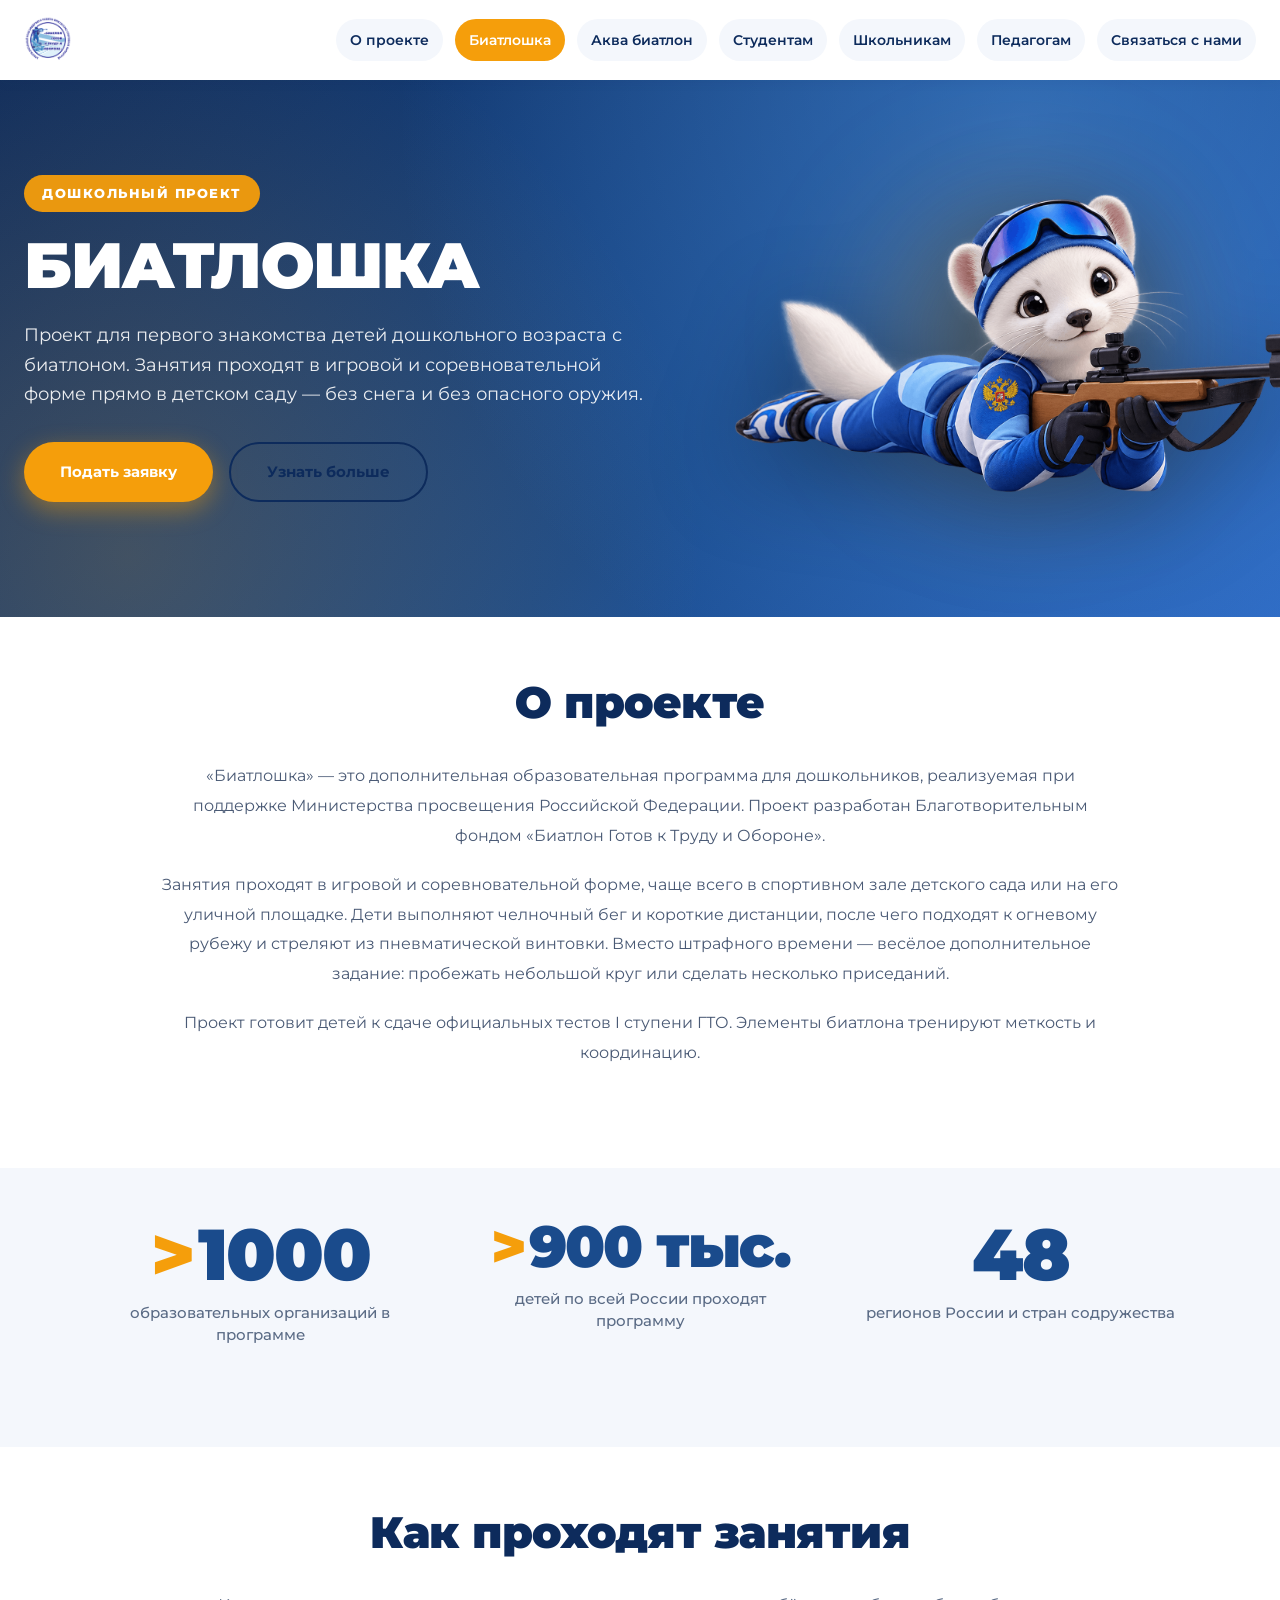
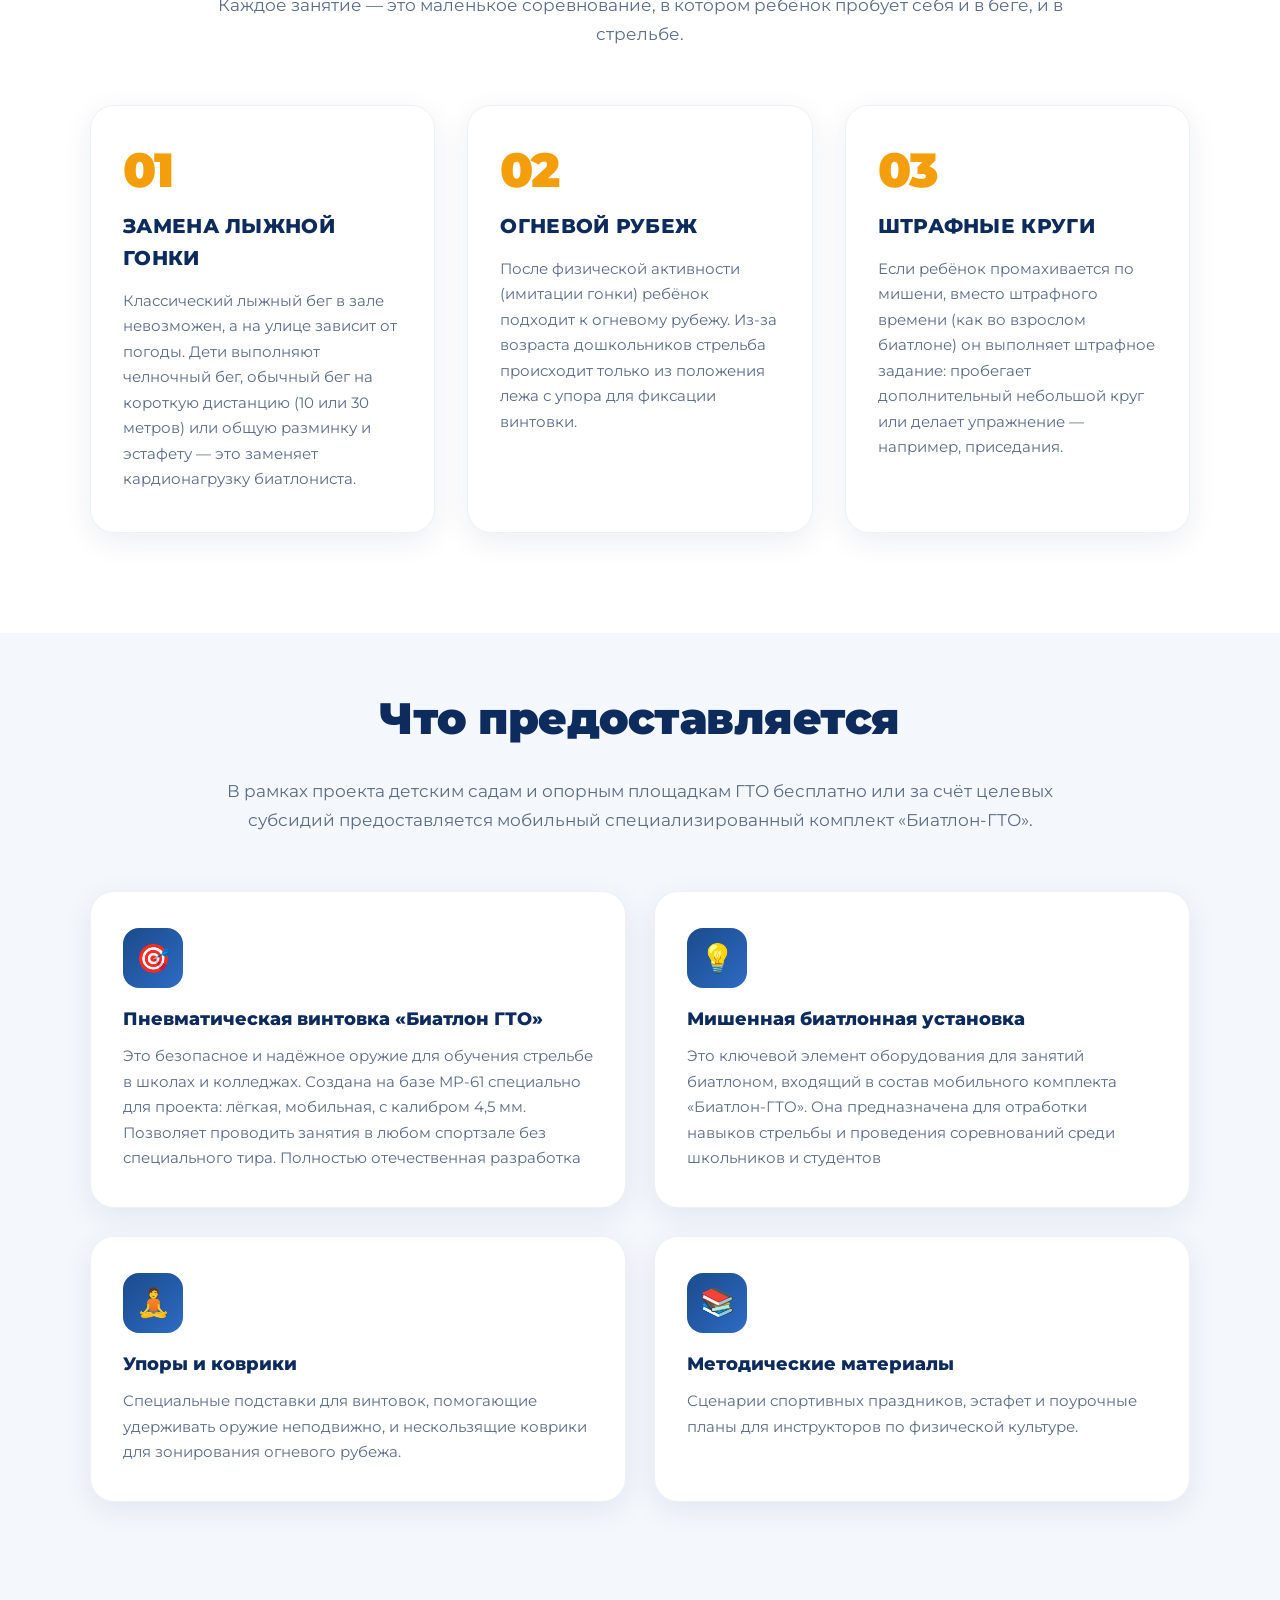
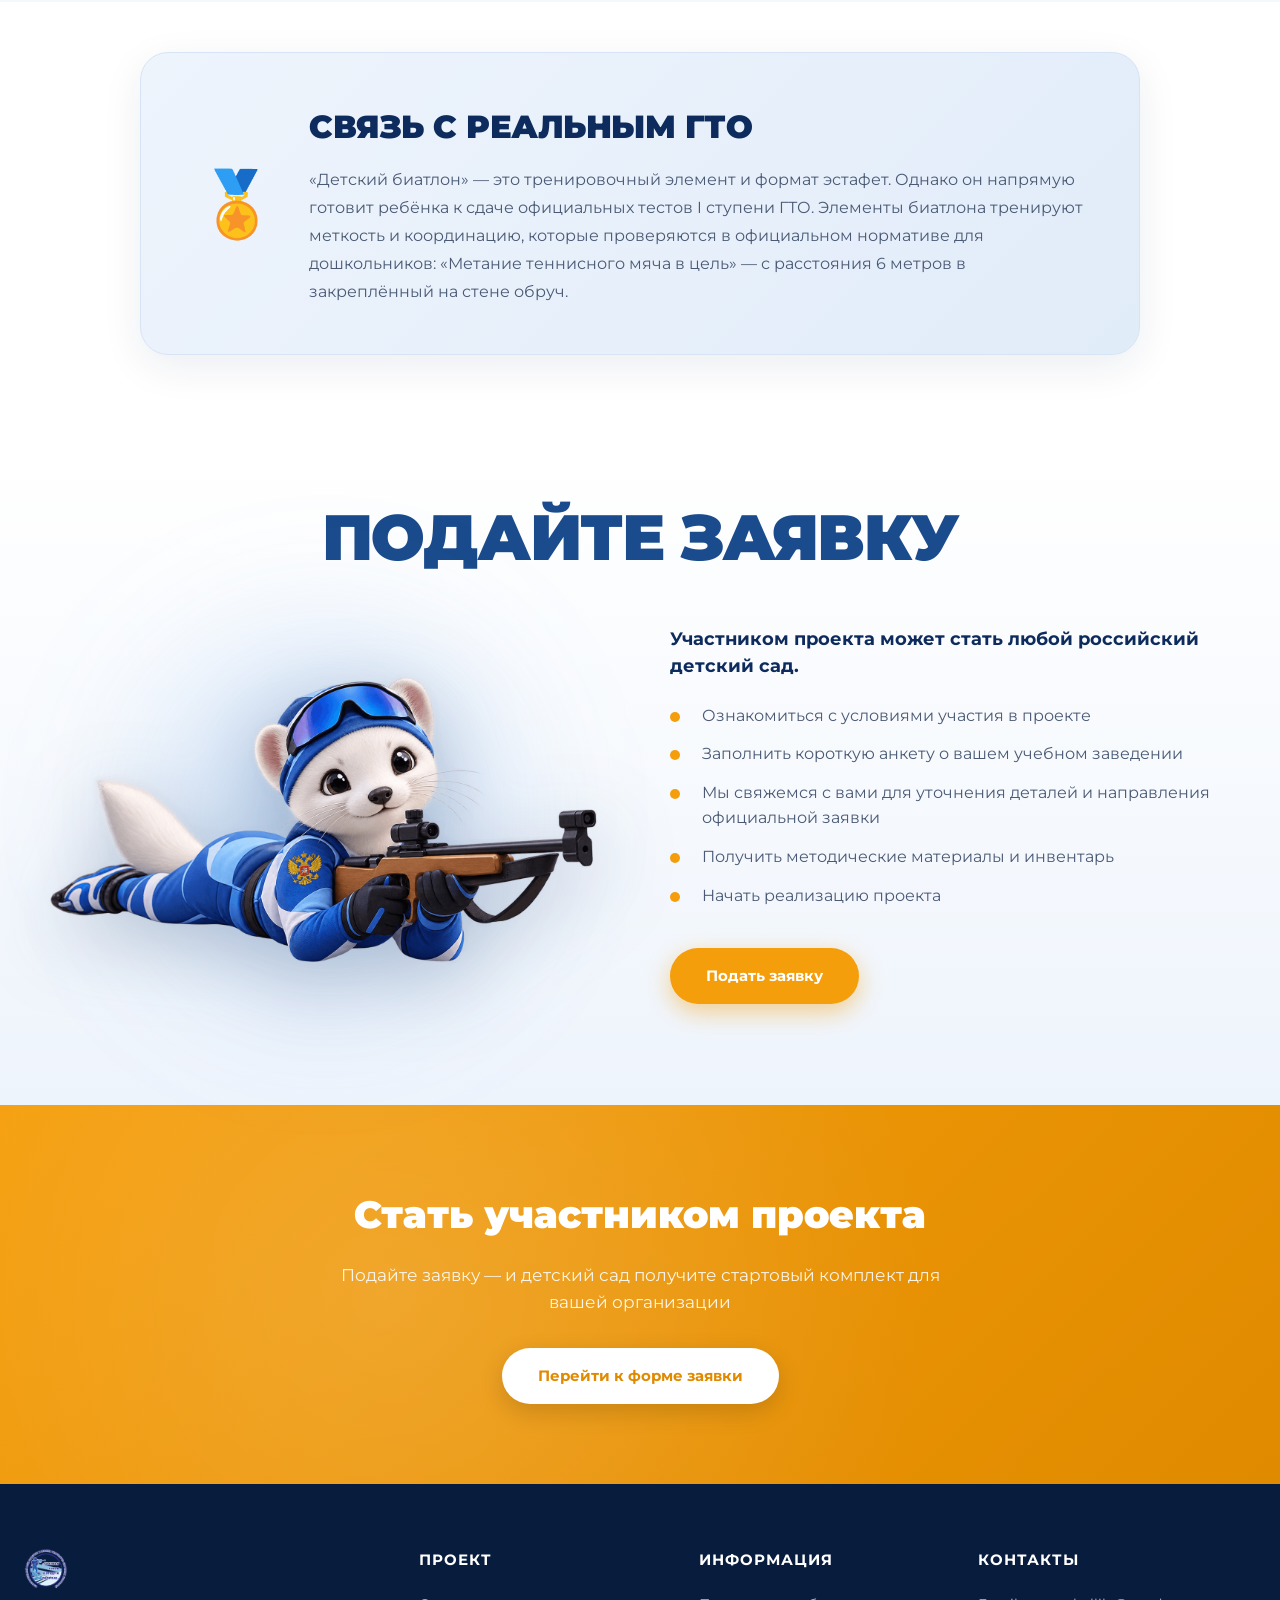
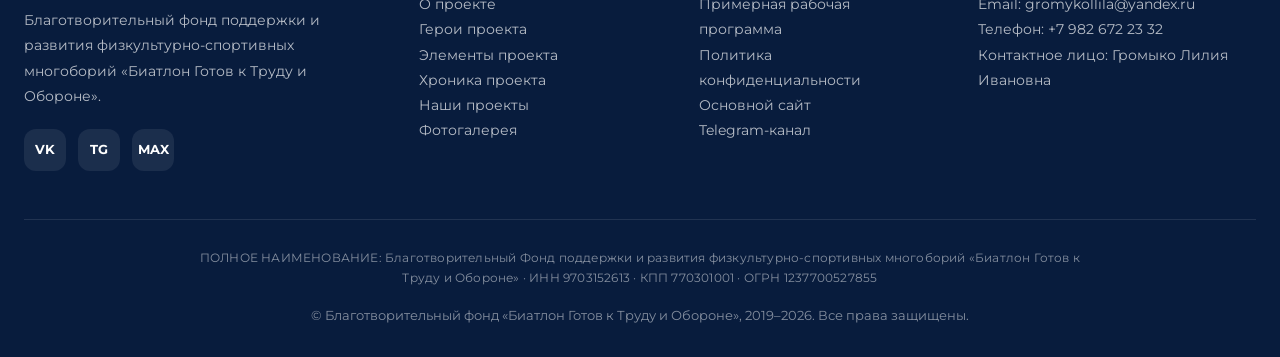
<file: preschool.html>
<!DOCTYPE html>
<html lang="ru">
<head>
<meta charset="UTF-8">
<link rel="icon" href="/favicon.ico" type="image/x-icon">
<meta name="viewport" content="width=device-width, initial-scale=1.0">
<title>Биатлошка — Биатлон в детском саду | Биатлон Готов к Труду и Обороне</title>
<link rel="preconnect" href="https://fonts.googleapis.com">
<link rel="preconnect" href="https://fonts.gstatic.com" crossorigin>
<link href="https://fonts.googleapis.com/css2?family=Montserrat:wght@400;500;600;700;800;900&display=swap" rel="stylesheet">
<link rel="stylesheet" href="style.css">
</head>
<body class="page-preschool">

<!-- ============ ХЕДЕР ============ -->
<header class="header" id="header">
    <div class="container header-inner">
        <a href="/" class="logo">
            <img src="images/logogto.png" alt="Биатлон ГТО" class="logo-img">
        </a>

        <nav class="nav" id="nav">
            <a href="index.html#about">О проекте</a>
            <a href="preschool.html" style="background: var(--orange); color: var(--white);">Биатлошка</a>
            <a href="aquathlon.html">Аква биатлон</a>
            <a href="students.html">Студентам</a>
            <a href="school.html">Школьникам</a>
            <a href="teachers.html">Педагогам</a>
            <a href="index.html#contacts">Связаться с нами</a>
        </nav>

        <button class="burger" id="burger" aria-label="Меню">
            <span></span><span></span><span></span>
        </button>
    </div>
</header>

<!-- ============ HERO ДОШКОЛЬНОГО ПРОЕКТА ============ -->
<section class="preschool-hero">
    <div class="container">
        <div class="preschool-hero-inner">

            <div class="preschool-hero-content">
                <span class="preschool-hero-tag">Дошкольный проект</span>
                <h1 class="preschool-hero-title">
                    Биатлошка
                </h1>
                <p class="preschool-hero-subtitle">
                    Проект для первого знакомства детей дошкольного возраста с биатлоном.
                    Занятия проходят в игровой и соревновательной форме прямо в детском саду —
                    без снега и без опасного оружия.
                </p>
                <div class="preschool-hero-buttons">
                    <a href="https://forms.yandex.ru/u/6abb74a384227cf427d6c8b0" target="_blank" rel="noopener" class="btn btn-orange">Подать заявку</a>
                    <a href="#preschool-about" class="btn btn-outline-blue">Узнать больше</a>
                </div>
            </div>

            <div class="preschool-hero-image">
                <div class="preschool-hero-glow"></div>
                <img src="images/laska2.png" alt="Биатлошка">
            </div>

        </div>
    </div>
</section>

<!-- ============ О ПРОЕКТЕ ============ -->
<section class="section" id="preschool-about">
    <div class="container">
        <h2 class="section-title">О проекте</h2>
        <div class="preschool-about">
            <p>
                «Биатлошка» — это дополнительная образовательная программа для дошкольников,
                реализуемая при поддержке Министерства просвещения Российской Федерации.
                Проект разработан Благотворительным фондом «Биатлон Готов к Труду и Обороне».
            </p>
            <p>
                Занятия проходят в игровой и соревновательной форме, чаще всего в спортивном зале
                детского сада или на его уличной площадке. Дети выполняют челночный бег и короткие
                дистанции, после чего подходят к огневому рубежу и стреляют из пневматической винтовки. 
                Вместо штрафного времени — весёлое дополнительное задание: пробежать небольшой круг или сделать несколько приседаний.
            </p>
            <p>
                Проект готовит детей к сдаче официальных тестов I ступени ГТО. Элементы биатлона
                тренируют меткость и координацию.
            </p>
        </div>
    </div>
</section>

<!-- ============ СТАТИСТИКА ============ -->
<section class="section section-gray">
    <div class="container">
        <div class="stats-grid">
            <div class="stat-item">
                <div class="stat-num"><span class="stat-sign">&gt;</span>1000</div>
                <div class="stat-label">образовательных организаций в программе</div>
            </div>
            <div class="stat-item">
                <div class="stat-num stat-num-wide"><span class="stat-sign">&gt;</span>900 тыс.</div>
                <div class="stat-label">детей по всей России проходят программу</div>
            </div>
            <div class="stat-item">
                <div class="stat-num">48</div>
                <div class="stat-label">регионов России и стран содружества</div>
            </div>
        </div>
    </div>
</section>

<!-- ============ ЭЛЕМЕНТЫ ПРОЕКТА ============ -->
<section class="section" id="preschool-elements">
    <div class="container">
        <h2 class="section-title">Как проходят занятия</h2>
        <p class="section-subtitle">
            Каждое занятие — это маленькое соревнование, в котором ребёнок пробует себя
            и в беге, и в стрельбе.
        </p>

        <div class="preschool-elements">

            <div class="preschool-element">
                <div class="preschool-element-num">01</div>
                <h3>Замена лыжной гонки</h3>
                <p>
                    Классический лыжный бег в зале невозможен, а на улице зависит от погоды.
                    Дети выполняют челночный бег, обычный бег на короткую дистанцию (10 или 30 метров)
                    или общую разминку и эстафету — это заменяет кардионагрузку биатлониста.
                </p>
            </div>

            <div class="preschool-element">
                <div class="preschool-element-num">02</div>
                <h3>Огневой рубеж</h3>
                <p>
                    После физической активности (имитации гонки) ребёнок подходит к огневому рубежу.
                    Из-за возраста дошкольников стрельба происходит только из положения лежа
                    с упора для фиксации винтовки.
                </p>
            </div>

            <div class="preschool-element">
                <div class="preschool-element-num">03</div>
                <h3>Штрафные круги</h3>
                <p>
                    Если ребёнок промахивается по мишени, вместо штрафного времени (как во взрослом
                    биатлоне) он выполняет штрафное задание: пробегает дополнительный небольшой круг
                    или делает упражнение — например, приседания.
                </p>
            </div>

        </div>
    </div>
</section>

<!-- ============ ЧТО ПРЕДОСТАВЛЯЕТСЯ ============ -->
<section class="section section-gray" id="preschool-inventory">
    <div class="container">
        <h2 class="section-title">Что предоставляется</h2>
        <p class="section-subtitle">
            В рамках проекта детским садам и опорным площадкам ГТО бесплатно или за счёт целевых
            субсидий предоставляется мобильный специализированный комплект «Биатлон-ГТО».
        </p>

        <div class="inventory-grid">

            <div class="inventory-card">
                <div class="inventory-icon">🎯</div>
                <h3>Пневматическая винтовка «Биатлон ГТО» </h3>
                <p>
                    Это безопасное и надёжное оружие для обучения стрельбе в школах и колледжах. Создана на базе MP-61 специально для проекта: лёгкая, мобильная, с калибром 4,5 мм. Позволяет проводить занятия в любом спортзале без специального тира. Полностью отечественная разработка
                </p>
            </div>

            <div class="inventory-card">
                <div class="inventory-icon">💡</div>
                <h3>Мишенная биатлонная установка </h3>
                <p>
                    Это ключевой элемент оборудования для занятий биатлоном, входящий в состав мобильного комплекта «Биатлон-ГТО». Она предназначена для отработки навыков стрельбы и проведения соревнований среди школьников и студентов
                </p>
            </div>

            <div class="inventory-card">
                <div class="inventory-icon">🧘</div>
                <h3>Упоры и коврики</h3>
                <p>
                    Специальные подставки для винтовок, помогающие удерживать оружие неподвижно,
                    и нескользящие коврики для зонирования огневого рубежа.
                </p>
            </div>

            <div class="inventory-card">
                <div class="inventory-icon">📚</div>
                <h3>Методические материалы</h3>
                <p>
                    Сценарии спортивных праздников, эстафет и поурочные планы для инструкторов
                    по физической культуре.
                </p>
            </div>

        </div>
    </div>
</section>

<!-- ============ СВЯЗЬ С ГТО ============ -->
<section class="section preschool-gto">
    <div class="container">
        <div class="preschool-gto-box">
            <div class="preschool-gto-icon">🏅</div>
            <div>
                <h2>Связь с реальным ГТО</h2>
                <p>
                    «Детский биатлон» — это тренировочный элемент и формат эстафет. Однако он напрямую
                    готовит ребёнка к сдаче официальных тестов I ступени ГТО. Элементы биатлона
                    тренируют меткость и координацию, которые проверяются в официальном нормативе
                    для дошкольников: «Метание теннисного мяча в цель» — с расстояния 6 метров
                    в закреплённый на стене обруч.
                </p>
            </div>
        </div>
    </div>
</section>


<!-- ============ ПОДАЙТЕ ЗАЯВКУ ============ -->
<section class="section apply-section" id="preschool-apply" data-animate>
    <div class="container">
        <h2 class="apply-title">Подайте заявку</h2>

        <div class="apply-inner">

            <div class="apply-image">
                <div class="apply-glow"></div>
                <img src="images/laska2.png" alt="Биатлошка">
            </div>

            <div class="apply-content">
                <p class="apply-lead">Участником проекта может стать любой российский детский сад.</p>

                <ul class="apply-steps">
                    <li>Ознакомиться с условиями участия в проекте</li>
                    <li>Заполнить короткую анкету о вашем учебном заведении</li>
                    <li>Мы свяжемся с вами для уточнения деталей и направления официальной заявки</li>
                    <li>Получить методические материалы и инвентарь</li>
                    <li>Начать реализацию проекта</li>
                </ul>

                <a href="https://forms.yandex.ru/u/6abb74a384227cf427d6c8b0" target="_blank" rel="noopener" class="btn btn-orange apply-btn">Подать заявку</a>
            </div>

        </div>
    </div>
</section>

<!-- ============ CTA ============ -->
<section class="cta" id="preschool-form">
    <div class="container cta-inner">
        <h2>Стать участником проекта</h2>
        <p>Подайте заявку — и детский сад получите стартовый комплект для вашей организации</p>
        <a href="https://forms.yandex.ru/u/6abb74a384227cf427d6c8b0" target="_blank" rel="noopener" class="btn btn-white">Перейти к форме заявки</a>
    </div>
</section>
    

<!-- ============ ФУТЕР ============ -->
<footer class="footer" id="contacts">
    <div class="container">
        <div class="footer-grid">
            <div>
                <div class="footer-logo">
                    <img src="images/logogto.png" alt="Биатлон ГТО" class="footer-logo-img">
                </div>
                <p>Благотворительный фонд поддержки и развития физкультурно-спортивных многоборий «Биатлон Готов к Труду и Обороне».</p>
                <div class="footer-socials">
                    <a href="https://vk.ru/biatlonv_gto" target="_blank" rel="noopener" class="footer-social" aria-label="ВКонтакте">VK</a>
                    <a href="https://t.me/unostrus96" target="_blank" rel="noopener" class="footer-social" aria-label="Telegram">TG</a>
                    <a href="https://max.ru/join/y0WsVsxAyvVWuQJE02IU4ZRLbYFkY3nSQubuzBuzwjU" target="_blank" rel="noopener" class="footer-social" aria-label="MAX">MAX</a>
                </div>
            </div>
            <div>
                <h4>Проект</h4>
                <ul>
                    <li><a href="index.html#about">О проекте</a></li>
                    <li><a href="index.html#heroes">Герои проекта</a></li>
                    <li><a href="index.html#elements">Элементы проекта</a></li>
                    <li><a href="index.html#video">Хроника проекта</a></li>
                    <li><a href="index.html#projects">Наши проекты</a></li>
                    <li><a href="index.html#gallery">Фотогалерея</a></li>
                </ul>
            </div>
            <div>
                <h4>Информация</h4>
                <ul>
                    <li><a href="docs/rabochaya-programma.pdf" target="_blank" rel="noopener">Примерная рабочая программа</a></li>
                    <li><a href="privacy.html">Политика конфиденциальности</a></li>
                    <li><a href="https://biatlonvgto.ru/" target="_blank" rel="noopener">Основной сайт</a></li>
                    <li><a href="https://t.me/unostrus96" target="_blank" rel="noopener">Telegram-канал</a></li>
                </ul>
            </div>
            <div>
                <h4>Контакты</h4>
                <p>Email: gromykollila@yandex.ru</p>
                <p>Телефон: +7 982 672 23 32</p>
                <p>Контактное лицо: Громыко Лилия Ивановна</p>
            </div>
        </div>
        <div class="footer-bottom">
            <div class="footer-requisites">
                ПОЛНОЕ НАИМЕНОВАНИЕ: Благотворительный Фонд поддержки и развития физкультурно-спортивных многоборий «Биатлон Готов к Труду и Обороне» · ИНН 9703152613 · КПП 770301001 · ОГРН 1237700527855
            </div>
            <div class="footer-copy">
                © Благотворительный фонд «Биатлон Готов к Труду и Обороне», 2019–2026. Все права защищены.
            </div>
        </div>
    </div>
</footer>

<script src="script.js"></script>
</body>
</html>
</file>
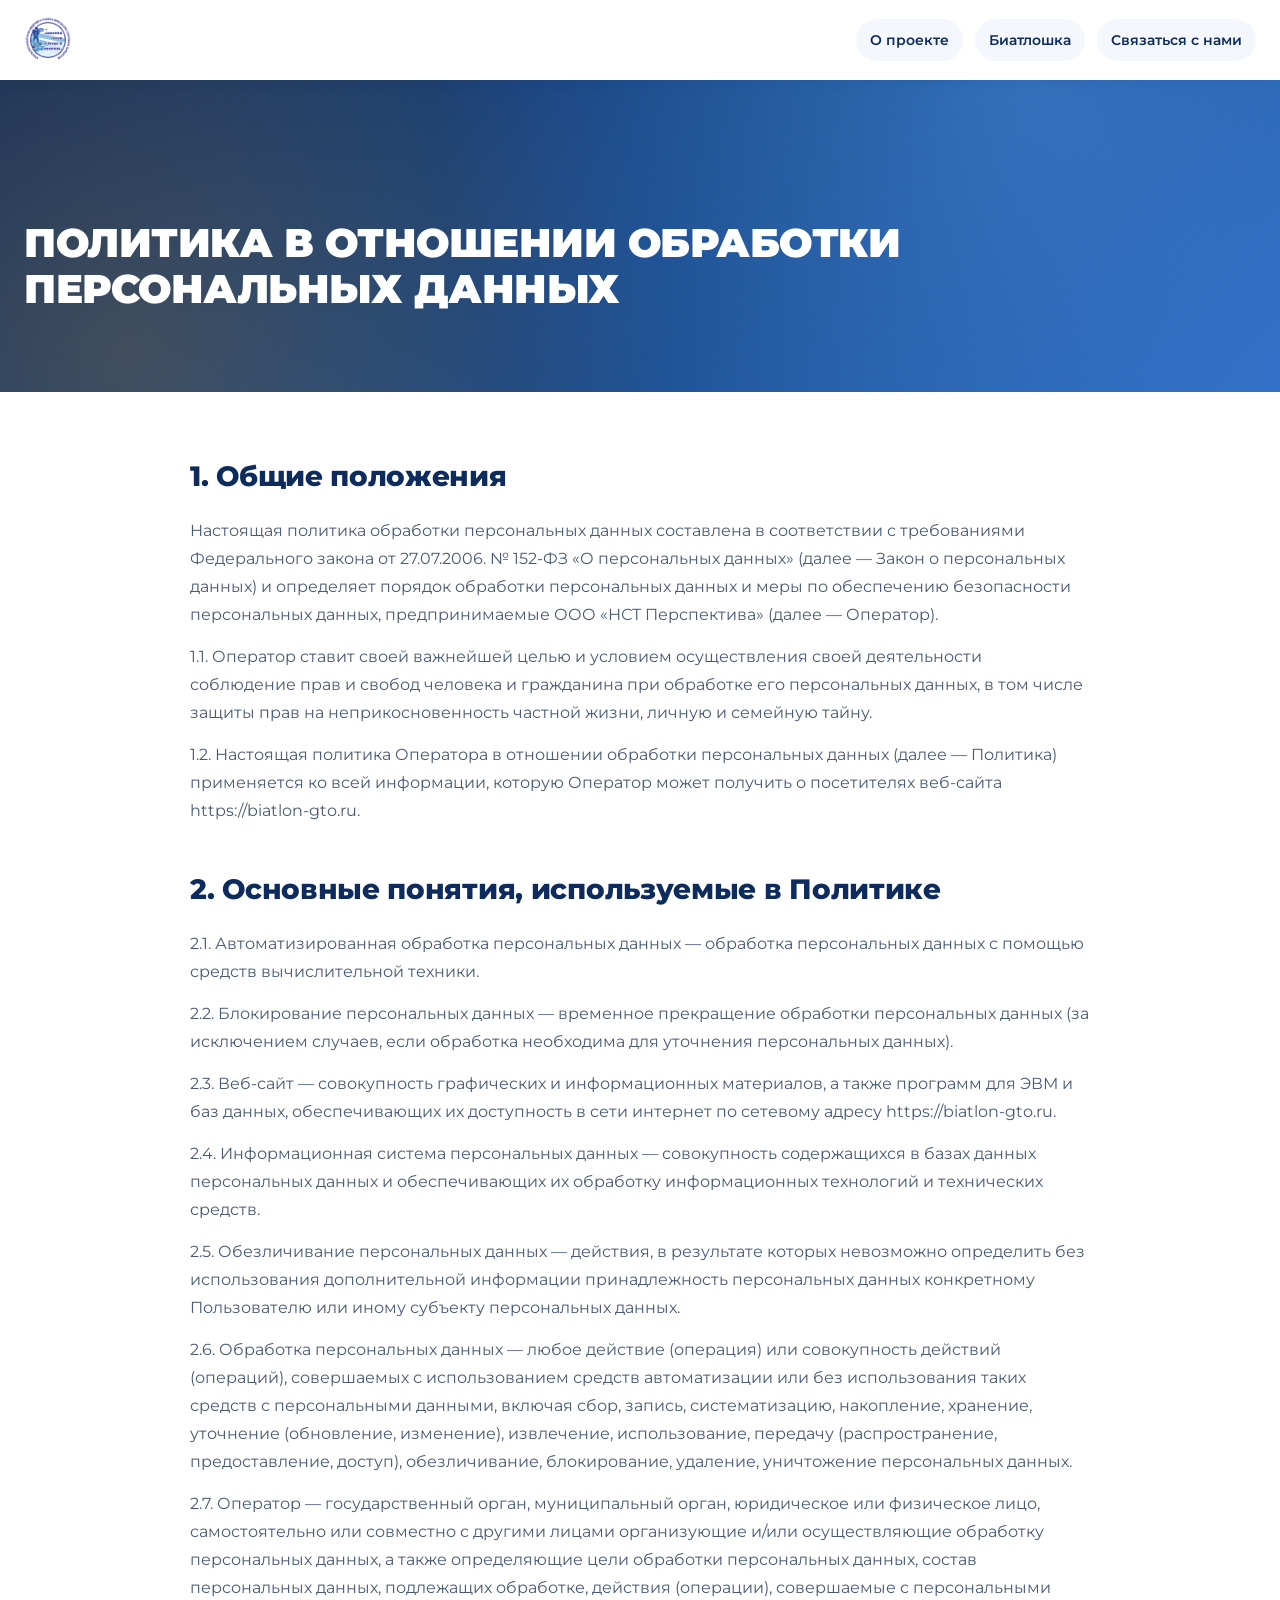
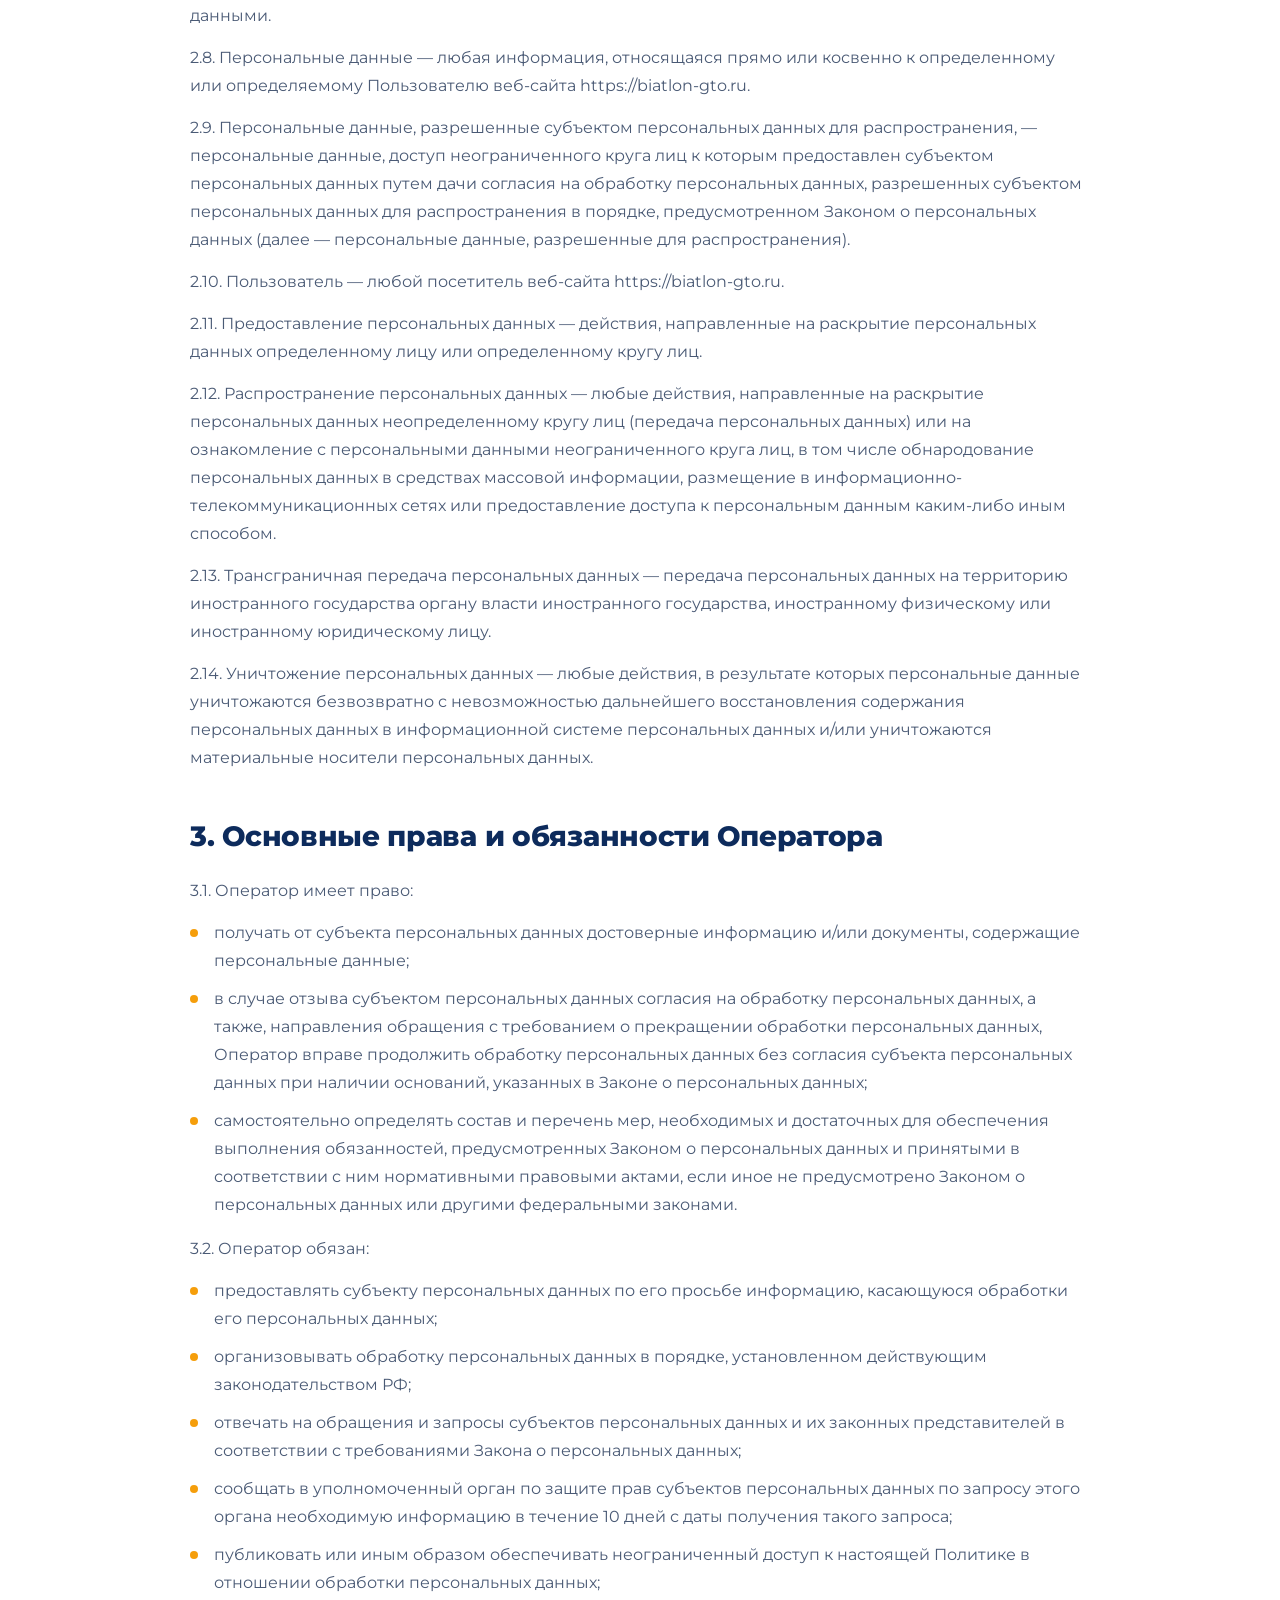
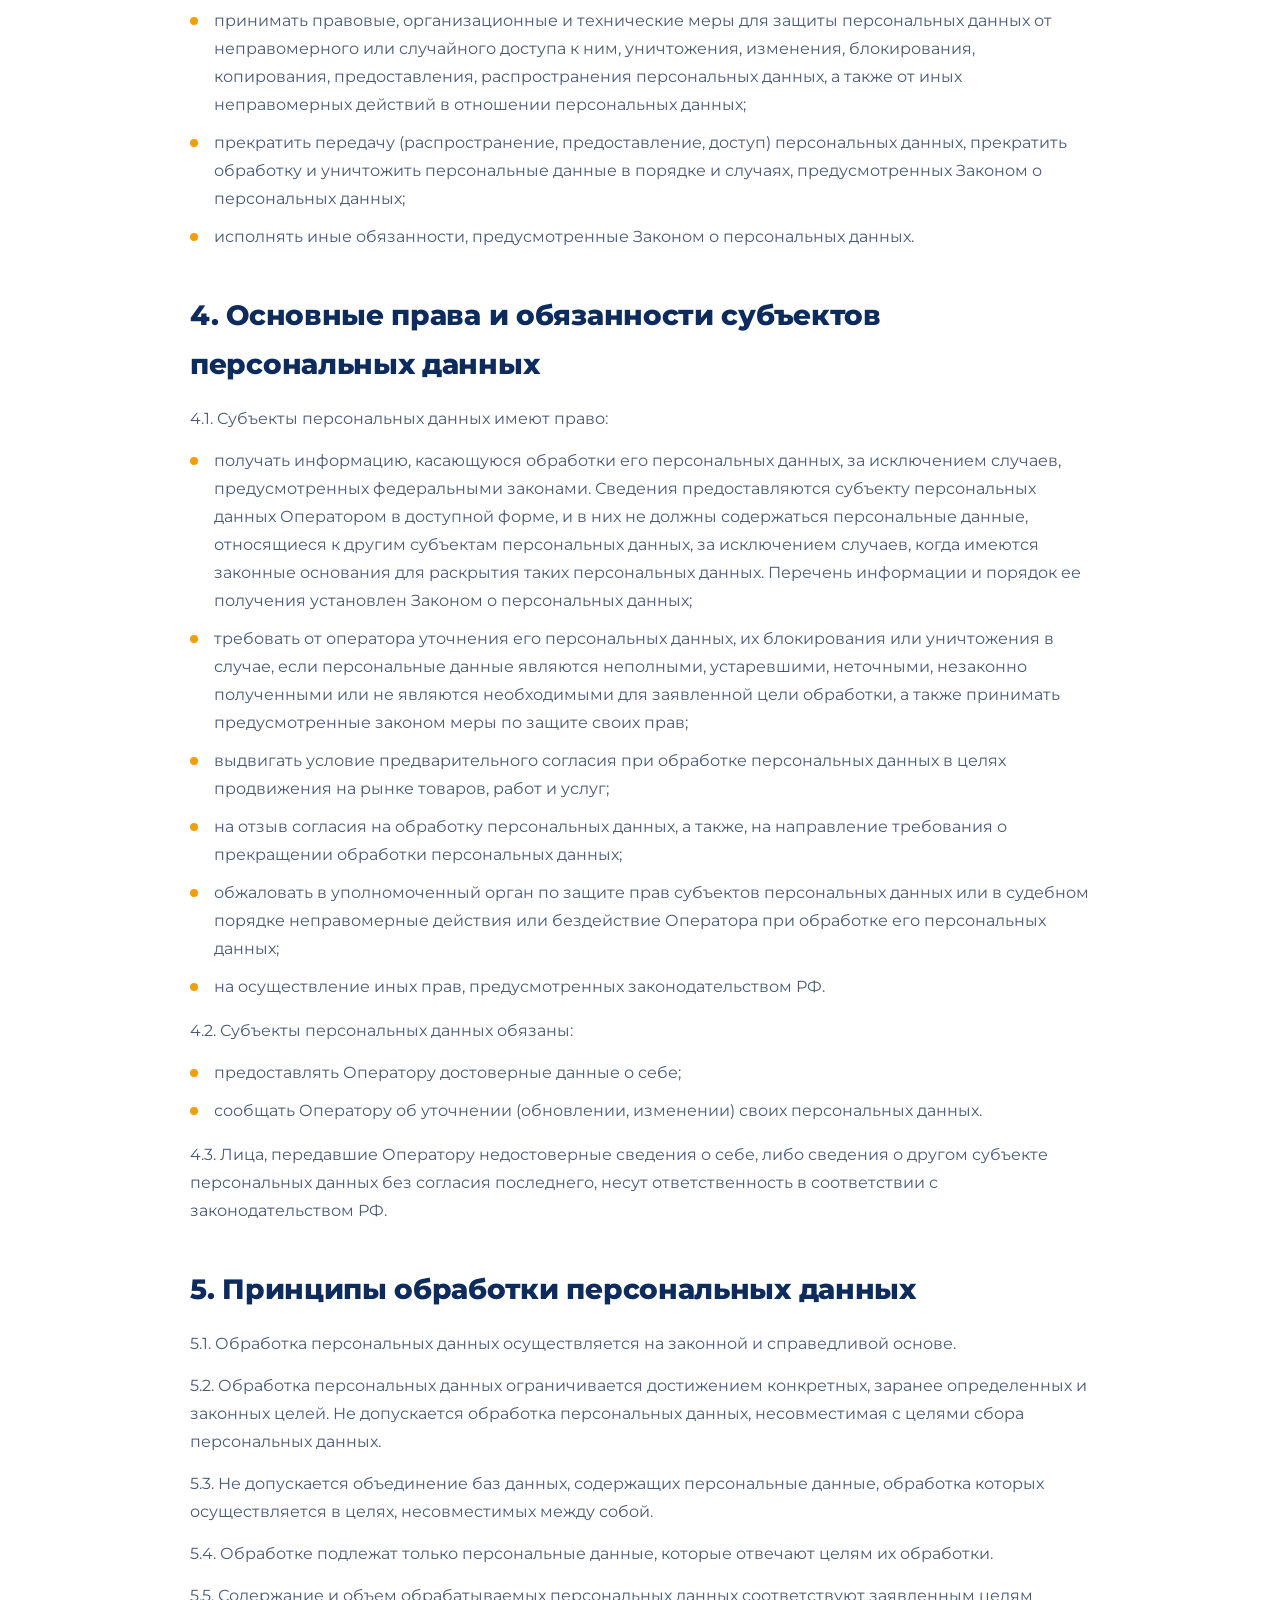
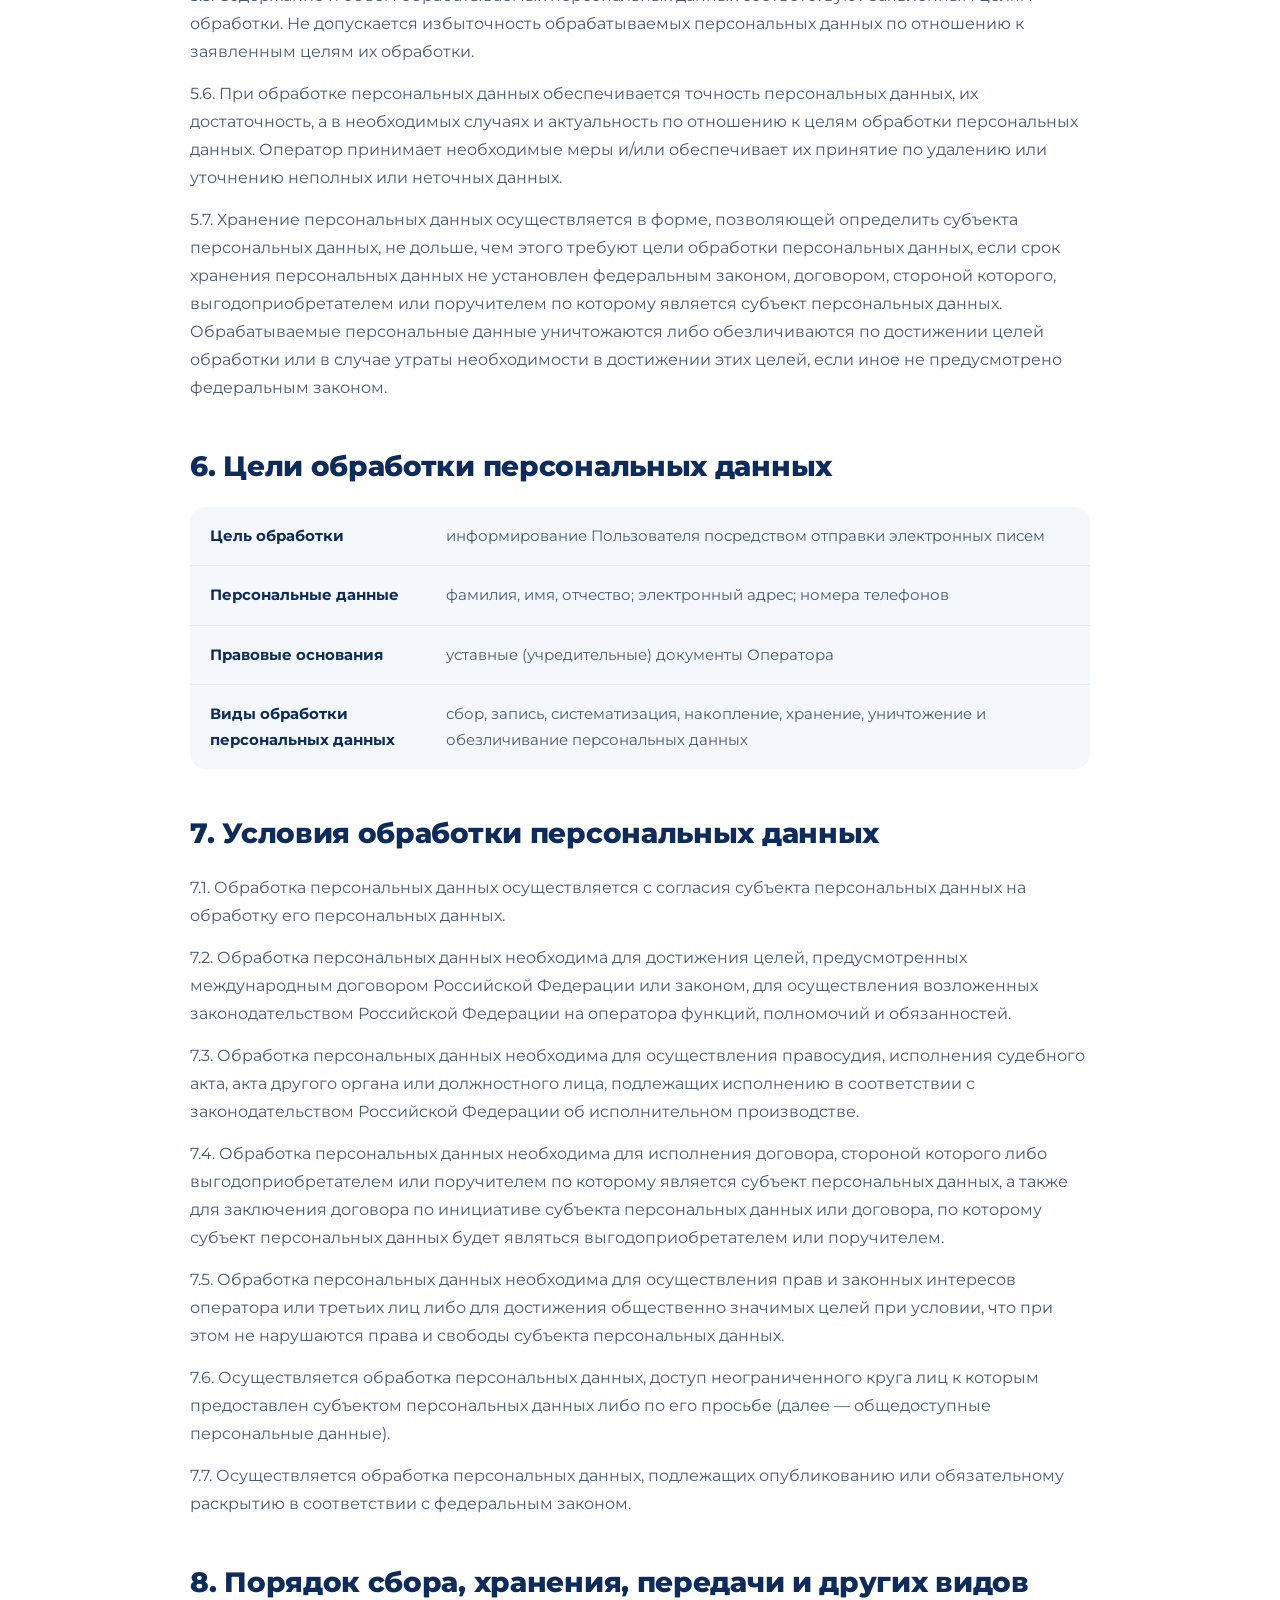
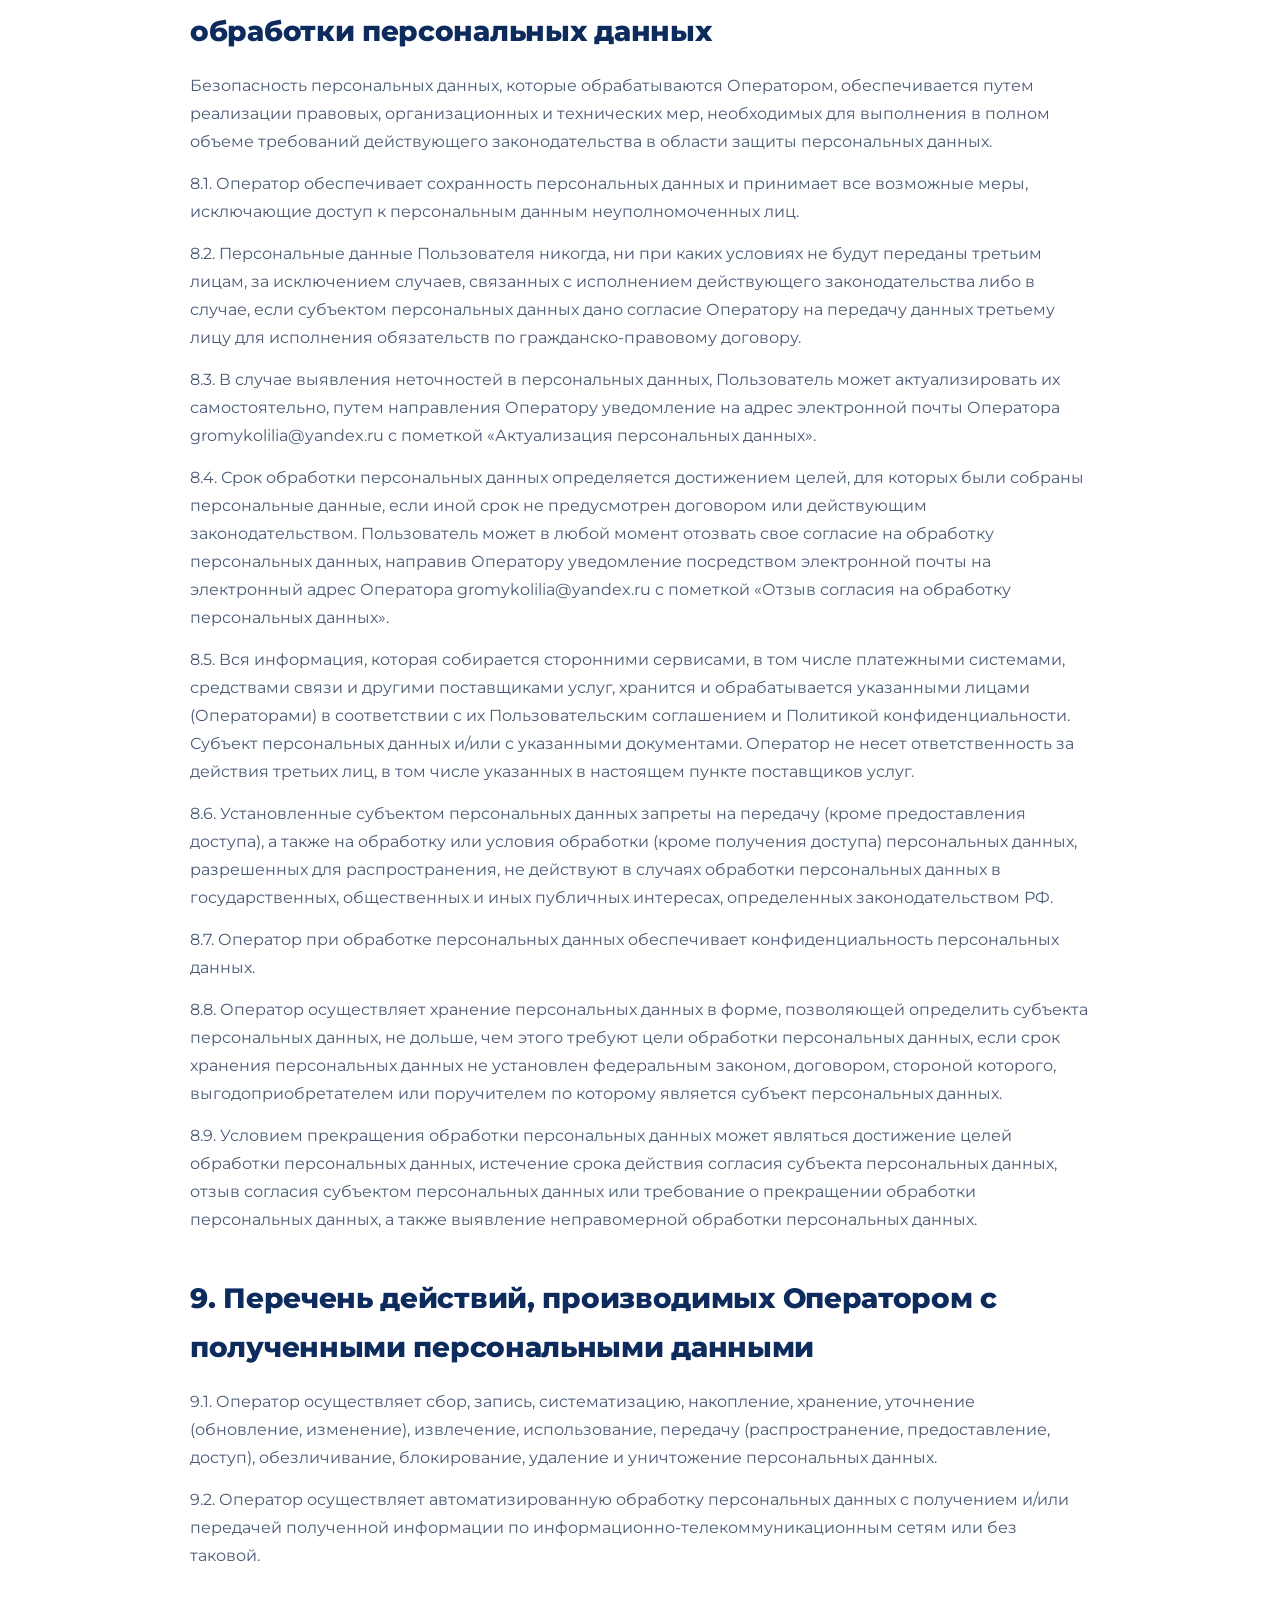
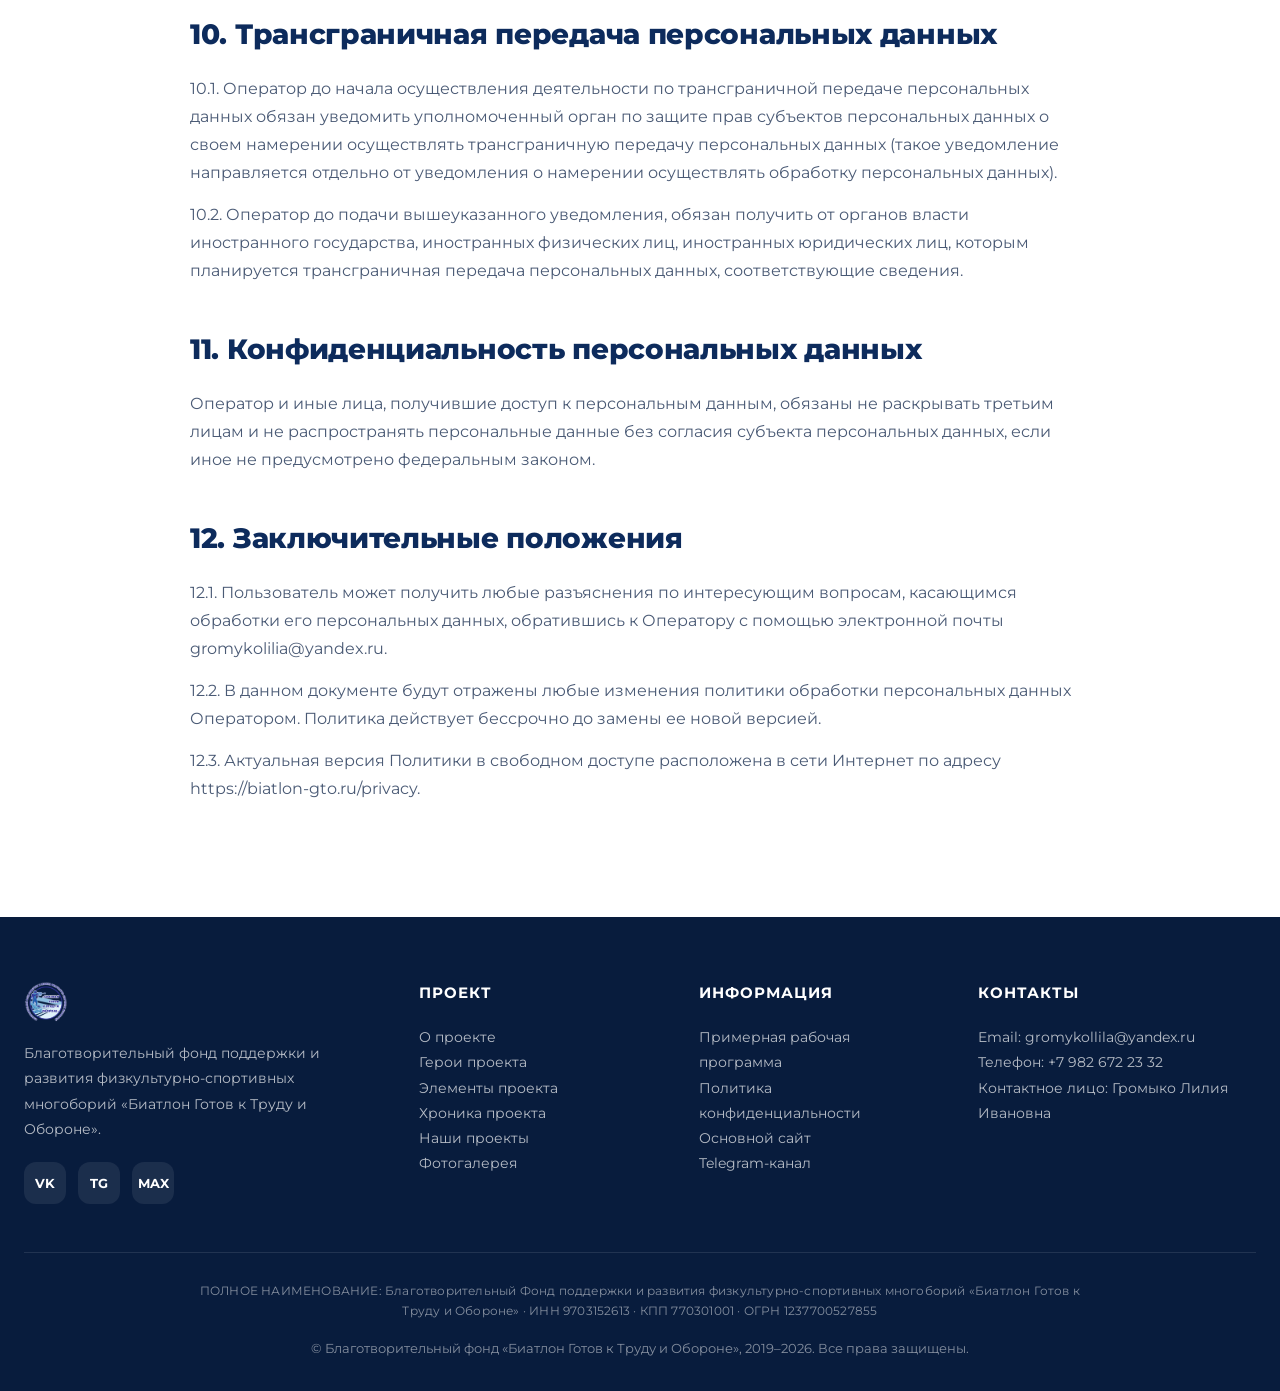
<file: privacy.html>
<!DOCTYPE html>
<html lang="ru">
<head>
<meta charset="UTF-8">
<link rel="icon" href="/favicon.ico" type="image/x-icon">
<meta name="viewport" content="width=device-width, initial-scale=1.0">
<title>Политика в отношении обработки персональных данных — Биатлон ГТО</title>
<link rel="preconnect" href="https://fonts.googleapis.com">
<link rel="preconnect" href="https://fonts.gstatic.com" crossorigin>
<link href="https://fonts.googleapis.com/css2?family=Montserrat:wght@400;500;600;700;800;900&display=swap" rel="stylesheet">
<link rel="stylesheet" href="style.css">
</head>
<body class="page-privacy">

<!-- ============ ХЕДЕР ============ -->
<header class="header" id="header">
    <div class="container header-inner">
        <a href="index.html" class="logo">
            <img src="images/logogto.png" alt="Биатлон ГТО" class="logo-img">
        </a>

        <nav class="nav" id="nav">
            <a href="index.html#about">О проекте</a>
            <a href="preschool.html">Биатлошка</a>
            <a href="index.html#contacts">Связаться с нами</a>
        </nav>

        <button class="burger" id="burger" aria-label="Меню">
            <span></span><span></span><span></span>
        </button>
    </div>
</header>

<!-- ============ ЗАГОЛОВОК СТРАНИЦЫ ============ -->
<section class="privacy-hero">
    <div class="container">
        <h1 class="privacy-hero-title">Политика в отношении обработки персональных данных</h1>
    </div>
</section>

<!-- ============ ТЕКСТ ПОЛИТИКИ ============ -->
<section class="privacy-content">
    <div class="container">
        <div class="privacy-body">

            <h2>1. Общие положения</h2>
            <p>Настоящая политика обработки персональных данных составлена в соответствии с требованиями Федерального закона от 27.07.2006. № 152-ФЗ «О персональных данных» (далее — Закон о персональных данных) и определяет порядок обработки персональных данных и меры по обеспечению безопасности персональных данных, предпринимаемые ООО «НСТ Перспектива» (далее — Оператор).</p>
            <p>1.1. Оператор ставит своей важнейшей целью и условием осуществления своей деятельности соблюдение прав и свобод человека и гражданина при обработке его персональных данных, в том числе защиты прав на неприкосновенность частной жизни, личную и семейную тайну.</p>
            <p>1.2. Настоящая политика Оператора в отношении обработки персональных данных (далее — Политика) применяется ко всей информации, которую Оператор может получить о посетителях веб-сайта https://biatlon-gto.ru.</p>

            <h2>2. Основные понятия, используемые в Политике</h2>
            <p>2.1. Автоматизированная обработка персональных данных — обработка персональных данных с помощью средств вычислительной техники.</p>
            <p>2.2. Блокирование персональных данных — временное прекращение обработки персональных данных (за исключением случаев, если обработка необходима для уточнения персональных данных).</p>
            <p>2.3. Веб-сайт — совокупность графических и информационных материалов, а также программ для ЭВМ и баз данных, обеспечивающих их доступность в сети интернет по сетевому адресу https://biatlon-gto.ru.</p>
            <p>2.4. Информационная система персональных данных — совокупность содержащихся в базах данных персональных данных и обеспечивающих их обработку информационных технологий и технических средств.</p>
            <p>2.5. Обезличивание персональных данных — действия, в результате которых невозможно определить без использования дополнительной информации принадлежность персональных данных конкретному Пользователю или иному субъекту персональных данных.</p>
            <p>2.6. Обработка персональных данных — любое действие (операция) или совокупность действий (операций), совершаемых с использованием средств автоматизации или без использования таких средств с персональными данными, включая сбор, запись, систематизацию, накопление, хранение, уточнение (обновление, изменение), извлечение, использование, передачу (распространение, предоставление, доступ), обезличивание, блокирование, удаление, уничтожение персональных данных.</p>
            <p>2.7. Оператор — государственный орган, муниципальный орган, юридическое или физическое лицо, самостоятельно или совместно с другими лицами организующие и/или осуществляющие обработку персональных данных, а также определяющие цели обработки персональных данных, состав персональных данных, подлежащих обработке, действия (операции), совершаемые с персональными данными.</p>
            <p>2.8. Персональные данные — любая информация, относящаяся прямо или косвенно к определенному или определяемому Пользователю веб-сайта https://biatlon-gto.ru.</p>
            <p>2.9. Персональные данные, разрешенные субъектом персональных данных для распространения, — персональные данные, доступ неограниченного круга лиц к которым предоставлен субъектом персональных данных путем дачи согласия на обработку персональных данных, разрешенных субъектом персональных данных для распространения в порядке, предусмотренном Законом о персональных данных (далее — персональные данные, разрешенные для распространения).</p>
            <p>2.10. Пользователь — любой посетитель веб-сайта https://biatlon-gto.ru.</p>
            <p>2.11. Предоставление персональных данных — действия, направленные на раскрытие персональных данных определенному лицу или определенному кругу лиц.</p>
            <p>2.12. Распространение персональных данных — любые действия, направленные на раскрытие персональных данных неопределенному кругу лиц (передача персональных данных) или на ознакомление с персональными данными неограниченного круга лиц, в том числе обнародование персональных данных в средствах массовой информации, размещение в информационно-телекоммуникационных сетях или предоставление доступа к персональным данным каким-либо иным способом.</p>
            <p>2.13. Трансграничная передача персональных данных — передача персональных данных на территорию иностранного государства органу власти иностранного государства, иностранному физическому или иностранному юридическому лицу.</p>
            <p>2.14. Уничтожение персональных данных — любые действия, в результате которых персональные данные уничтожаются безвозвратно с невозможностью дальнейшего восстановления содержания персональных данных в информационной системе персональных данных и/или уничтожаются материальные носители персональных данных.</p>

            <h2>3. Основные права и обязанности Оператора</h2>
            <p>3.1. Оператор имеет право:</p>
            <ul>
                <li>получать от субъекта персональных данных достоверные информацию и/или документы, содержащие персональные данные;</li>
                <li>в случае отзыва субъектом персональных данных согласия на обработку персональных данных, а также, направления обращения с требованием о прекращении обработки персональных данных, Оператор вправе продолжить обработку персональных данных без согласия субъекта персональных данных при наличии оснований, указанных в Законе о персональных данных;</li>
                <li>самостоятельно определять состав и перечень мер, необходимых и достаточных для обеспечения выполнения обязанностей, предусмотренных Законом о персональных данных и принятыми в соответствии с ним нормативными правовыми актами, если иное не предусмотрено Законом о персональных данных или другими федеральными законами.</li>
            </ul>
            <p>3.2. Оператор обязан:</p>
            <ul>
                <li>предоставлять субъекту персональных данных по его просьбе информацию, касающуюся обработки его персональных данных;</li>
                <li>организовывать обработку персональных данных в порядке, установленном действующим законодательством РФ;</li>
                <li>отвечать на обращения и запросы субъектов персональных данных и их законных представителей в соответствии с требованиями Закона о персональных данных;</li>
                <li>сообщать в уполномоченный орган по защите прав субъектов персональных данных по запросу этого органа необходимую информацию в течение 10 дней с даты получения такого запроса;</li>
                <li>публиковать или иным образом обеспечивать неограниченный доступ к настоящей Политике в отношении обработки персональных данных;</li>
                <li>принимать правовые, организационные и технические меры для защиты персональных данных от неправомерного или случайного доступа к ним, уничтожения, изменения, блокирования, копирования, предоставления, распространения персональных данных, а также от иных неправомерных действий в отношении персональных данных;</li>
                <li>прекратить передачу (распространение, предоставление, доступ) персональных данных, прекратить обработку и уничтожить персональные данные в порядке и случаях, предусмотренных Законом о персональных данных;</li>
                <li>исполнять иные обязанности, предусмотренные Законом о персональных данных.</li>
            </ul>

            <h2>4. Основные права и обязанности субъектов персональных данных</h2>
            <p>4.1. Субъекты персональных данных имеют право:</p>
            <ul>
                <li>получать информацию, касающуюся обработки его персональных данных, за исключением случаев, предусмотренных федеральными законами. Сведения предоставляются субъекту персональных данных Оператором в доступной форме, и в них не должны содержаться персональные данные, относящиеся к другим субъектам персональных данных, за исключением случаев, когда имеются законные основания для раскрытия таких персональных данных. Перечень информации и порядок ее получения установлен Законом о персональных данных;</li>
                <li>требовать от оператора уточнения его персональных данных, их блокирования или уничтожения в случае, если персональные данные являются неполными, устаревшими, неточными, незаконно полученными или не являются необходимыми для заявленной цели обработки, а также принимать предусмотренные законом меры по защите своих прав;</li>
                <li>выдвигать условие предварительного согласия при обработке персональных данных в целях продвижения на рынке товаров, работ и услуг;</li>
                <li>на отзыв согласия на обработку персональных данных, а также, на направление требования о прекращении обработки персональных данных;</li>
                <li>обжаловать в уполномоченный орган по защите прав субъектов персональных данных или в судебном порядке неправомерные действия или бездействие Оператора при обработке его персональных данных;</li>
                <li>на осуществление иных прав, предусмотренных законодательством РФ.</li>
            </ul>
            <p>4.2. Субъекты персональных данных обязаны:</p>
            <ul>
                <li>предоставлять Оператору достоверные данные о себе;</li>
                <li>сообщать Оператору об уточнении (обновлении, изменении) своих персональных данных.</li>
            </ul>
            <p>4.3. Лица, передавшие Оператору недостоверные сведения о себе, либо сведения о другом субъекте персональных данных без согласия последнего, несут ответственность в соответствии с законодательством РФ.</p>

            <h2>5. Принципы обработки персональных данных</h2>
            <p>5.1. Обработка персональных данных осуществляется на законной и справедливой основе.</p>
            <p>5.2. Обработка персональных данных ограничивается достижением конкретных, заранее определенных и законных целей. Не допускается обработка персональных данных, несовместимая с целями сбора персональных данных.</p>
            <p>5.3. Не допускается объединение баз данных, содержащих персональные данные, обработка которых осуществляется в целях, несовместимых между собой.</p>
            <p>5.4. Обработке подлежат только персональные данные, которые отвечают целям их обработки.</p>
            <p>5.5. Содержание и объем обрабатываемых персональных данных соответствуют заявленным целям обработки. Не допускается избыточность обрабатываемых персональных данных по отношению к заявленным целям их обработки.</p>
            <p>5.6. При обработке персональных данных обеспечивается точность персональных данных, их достаточность, а в необходимых случаях и актуальность по отношению к целям обработки персональных данных. Оператор принимает необходимые меры и/или обеспечивает их принятие по удалению или уточнению неполных или неточных данных.</p>
            <p>5.7. Хранение персональных данных осуществляется в форме, позволяющей определить субъекта персональных данных, не дольше, чем этого требуют цели обработки персональных данных, если срок хранения персональных данных не установлен федеральным законом, договором, стороной которого, выгодоприобретателем или поручителем по которому является субъект персональных данных. Обрабатываемые персональные данные уничтожаются либо обезличиваются по достижении целей обработки или в случае утраты необходимости в достижении этих целей, если иное не предусмотрено федеральным законом.</p>

            <h2>6. Цели обработки персональных данных</h2>
            <div class="privacy-table">
                <div class="privacy-table-row">
                    <div class="privacy-table-label">Цель обработки</div>
                    <div class="privacy-table-value">информирование Пользователя посредством отправки электронных писем</div>
                </div>
                <div class="privacy-table-row">
                    <div class="privacy-table-label">Персональные данные</div>
                    <div class="privacy-table-value">фамилия, имя, отчество; электронный адрес; номера телефонов</div>
                </div>
                <div class="privacy-table-row">
                    <div class="privacy-table-label">Правовые основания</div>
                    <div class="privacy-table-value">уставные (учредительные) документы Оператора</div>
                </div>
                <div class="privacy-table-row">
                    <div class="privacy-table-label">Виды обработки персональных данных</div>
                    <div class="privacy-table-value">сбор, запись, систематизация, накопление, хранение, уничтожение и обезличивание персональных данных</div>
                </div>
            </div>

            <h2>7. Условия обработки персональных данных</h2>
            <p>7.1. Обработка персональных данных осуществляется с согласия субъекта персональных данных на обработку его персональных данных.</p>
            <p>7.2. Обработка персональных данных необходима для достижения целей, предусмотренных международным договором Российской Федерации или законом, для осуществления возложенных законодательством Российской Федерации на оператора функций, полномочий и обязанностей.</p>
            <p>7.3. Обработка персональных данных необходима для осуществления правосудия, исполнения судебного акта, акта другого органа или должностного лица, подлежащих исполнению в соответствии с законодательством Российской Федерации об исполнительном производстве.</p>
            <p>7.4. Обработка персональных данных необходима для исполнения договора, стороной которого либо выгодоприобретателем или поручителем по которому является субъект персональных данных, а также для заключения договора по инициативе субъекта персональных данных или договора, по которому субъект персональных данных будет являться выгодоприобретателем или поручителем.</p>
            <p>7.5. Обработка персональных данных необходима для осуществления прав и законных интересов оператора или третьих лиц либо для достижения общественно значимых целей при условии, что при этом не нарушаются права и свободы субъекта персональных данных.</p>
            <p>7.6. Осуществляется обработка персональных данных, доступ неограниченного круга лиц к которым предоставлен субъектом персональных данных либо по его просьбе (далее — общедоступные персональные данные).</p>
            <p>7.7. Осуществляется обработка персональных данных, подлежащих опубликованию или обязательному раскрытию в соответствии с федеральным законом.</p>

            <h2>8. Порядок сбора, хранения, передачи и других видов обработки персональных данных</h2>
            <p>Безопасность персональных данных, которые обрабатываются Оператором, обеспечивается путем реализации правовых, организационных и технических мер, необходимых для выполнения в полном объеме требований действующего законодательства в области защиты персональных данных.</p>
            <p>8.1. Оператор обеспечивает сохранность персональных данных и принимает все возможные меры, исключающие доступ к персональным данным неуполномоченных лиц.</p>
            <p>8.2. Персональные данные Пользователя никогда, ни при каких условиях не будут переданы третьим лицам, за исключением случаев, связанных с исполнением действующего законодательства либо в случае, если субъектом персональных данных дано согласие Оператору на передачу данных третьему лицу для исполнения обязательств по гражданско-правовому договору.</p>
            <p>8.3. В случае выявления неточностей в персональных данных, Пользователь может актуализировать их самостоятельно, путем направления Оператору уведомление на адрес электронной почты Оператора gromykolilia@yandex.ru с пометкой «Актуализация персональных данных».</p>
            <p>8.4. Срок обработки персональных данных определяется достижением целей, для которых были собраны персональные данные, если иной срок не предусмотрен договором или действующим законодательством. Пользователь может в любой момент отозвать свое согласие на обработку персональных данных, направив Оператору уведомление посредством электронной почты на электронный адрес Оператора gromykolilia@yandex.ru с пометкой «Отзыв согласия на обработку персональных данных».</p>
            <p>8.5. Вся информация, которая собирается сторонними сервисами, в том числе платежными системами, средствами связи и другими поставщиками услуг, хранится и обрабатывается указанными лицами (Операторами) в соответствии с их Пользовательским соглашением и Политикой конфиденциальности. Субъект персональных данных и/или с указанными документами. Оператор не несет ответственность за действия третьих лиц, в том числе указанных в настоящем пункте поставщиков услуг.</p>
            <p>8.6. Установленные субъектом персональных данных запреты на передачу (кроме предоставления доступа), а также на обработку или условия обработки (кроме получения доступа) персональных данных, разрешенных для распространения, не действуют в случаях обработки персональных данных в государственных, общественных и иных публичных интересах, определенных законодательством РФ.</p>
            <p>8.7. Оператор при обработке персональных данных обеспечивает конфиденциальность персональных данных.</p>
            <p>8.8. Оператор осуществляет хранение персональных данных в форме, позволяющей определить субъекта персональных данных, не дольше, чем этого требуют цели обработки персональных данных, если срок хранения персональных данных не установлен федеральным законом, договором, стороной которого, выгодоприобретателем или поручителем по которому является субъект персональных данных.</p>
            <p>8.9. Условием прекращения обработки персональных данных может являться достижение целей обработки персональных данных, истечение срока действия согласия субъекта персональных данных, отзыв согласия субъектом персональных данных или требование о прекращении обработки персональных данных, а также выявление неправомерной обработки персональных данных.</p>

            <h2>9. Перечень действий, производимых Оператором с полученными персональными данными</h2>
            <p>9.1. Оператор осуществляет сбор, запись, систематизацию, накопление, хранение, уточнение (обновление, изменение), извлечение, использование, передачу (распространение, предоставление, доступ), обезличивание, блокирование, удаление и уничтожение персональных данных.</p>
            <p>9.2. Оператор осуществляет автоматизированную обработку персональных данных с получением и/или передачей полученной информации по информационно-телекоммуникационным сетям или без таковой.</p>

            <h2>10. Трансграничная передача персональных данных</h2>
            <p>10.1. Оператор до начала осуществления деятельности по трансграничной передаче персональных данных обязан уведомить уполномоченный орган по защите прав субъектов персональных данных о своем намерении осуществлять трансграничную передачу персональных данных (такое уведомление направляется отдельно от уведомления о намерении осуществлять обработку персональных данных).</p>
            <p>10.2. Оператор до подачи вышеуказанного уведомления, обязан получить от органов власти иностранного государства, иностранных физических лиц, иностранных юридических лиц, которым планируется трансграничная передача персональных данных, соответствующие сведения.</p>

            <h2>11. Конфиденциальность персональных данных</h2>
            <p>Оператор и иные лица, получившие доступ к персональным данным, обязаны не раскрывать третьим лицам и не распространять персональные данные без согласия субъекта персональных данных, если иное не предусмотрено федеральным законом.</p>

            <h2>12. Заключительные положения</h2>
            <p>12.1. Пользователь может получить любые разъяснения по интересующим вопросам, касающимся обработки его персональных данных, обратившись к Оператору с помощью электронной почты gromykolilia@yandex.ru.</p>
            <p>12.2. В данном документе будут отражены любые изменения политики обработки персональных данных Оператором. Политика действует бессрочно до замены ее новой версией.</p>
            <p>12.3. Актуальная версия Политики в свободном доступе расположена в сети Интернет по адресу https://biatlon-gto.ru/privacy.</p>

        </div>
    </div>
</section>

<!-- ============ ФУТЕР ============ -->
<footer class="footer" id="contacts">
    <div class="container">
        <div class="footer-grid">
            <div>
                <div class="footer-logo">
                    <img src="images/logogto.png" alt="Биатлон ГТО" class="footer-logo-img">
                </div>
                <p>Благотворительный фонд поддержки и развития физкультурно-спортивных многоборий «Биатлон Готов к Труду и Обороне».</p>
                <div class="footer-socials">
                    <a href="https://vk.ru/biatlonv_gto" target="_blank" rel="noopener" class="footer-social" aria-label="ВКонтакте">VK</a>
                    <a href="https://t.me/unostrus96" target="_blank" rel="noopener" class="footer-social" aria-label="Telegram">TG</a>
                    <a href="https://max.ru/join/y0WsVsxAyvVWuQJE02IU4ZRLbYFkY3nSQubuzBuzwjU" target="_blank" rel="noopener" class="footer-social" aria-label="MAX">MAX</a>
                </div>
            </div>
            <div>
                <h4>Проект</h4>
                <ul>
                    <li><a href="index.html#about">О проекте</a></li>
                    <li><a href="index.html#heroes">Герои проекта</a></li>
                    <li><a href="index.html#elements">Элементы проекта</a></li>
                    <li><a href="index.html#video">Хроника проекта</a></li>
                    <li><a href="index.html#projects">Наши проекты</a></li>
                    <li><a href="index.html#gallery">Фотогалерея</a></li>
                </ul>
            </div>
            <div>
                <h4>Информация</h4>
                <ul>
                    <li><a href="docs/rabochaya-programma.pdf" target="_blank" rel="noopener">Примерная рабочая программа</a></li>
                    <li><a href="privacy.html">Политика конфиденциальности</a></li>
                    <li><a href="https://biatlonvgto.ru/" target="_blank" rel="noopener">Основной сайт</a></li>
                    <li><a href="https://t.me/unostrus96" target="_blank" rel="noopener">Telegram-канал</a></li>
                </ul>
            </div>
            <div>
                <h4>Контакты</h4>
                <p>Email: gromykollila@yandex.ru</p>
                <p>Телефон: +7 982 672 23 32</p>
                <p>Контактное лицо: Громыко Лилия Ивановна</p>
            </div>
        </div>
        <div class="footer-bottom">
            <div class="footer-requisites">
                 ПОЛНОЕ НАИМЕНОВАНИЕ: Благотворительный Фонд поддержки и развития физкультурно-спортивных многоборий «Биатлон Готов к Труду и Обороне» · ИНН 9703152613 · КПП 770301001 · ОГРН 1237700527855
            </div>
            <div class="footer-copy">
                © Благотворительный фонд «Биатлон Готов к Труду и Обороне», 2019–2026. Все права защищены.
            </div>
        </div>
    </div>
</footer>

<script src="script.js"></script>
</body>
</html>
</file>
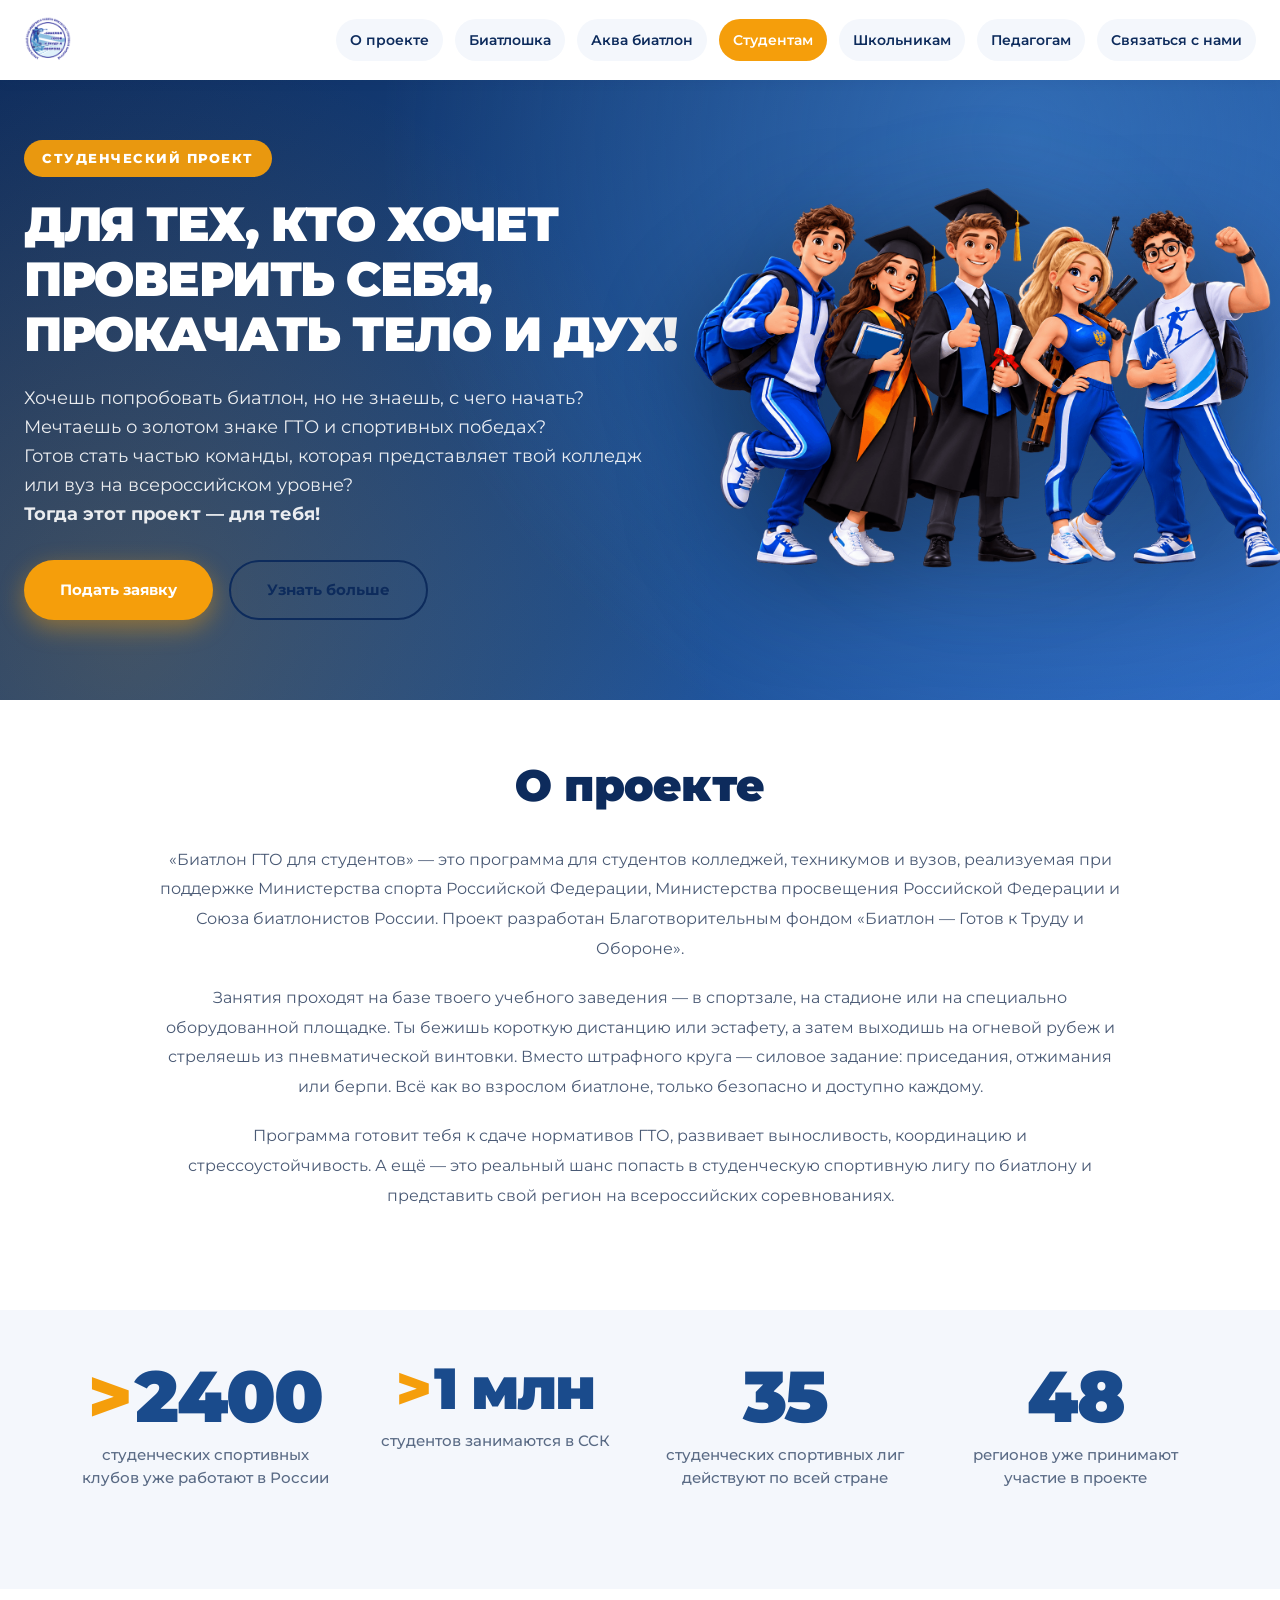
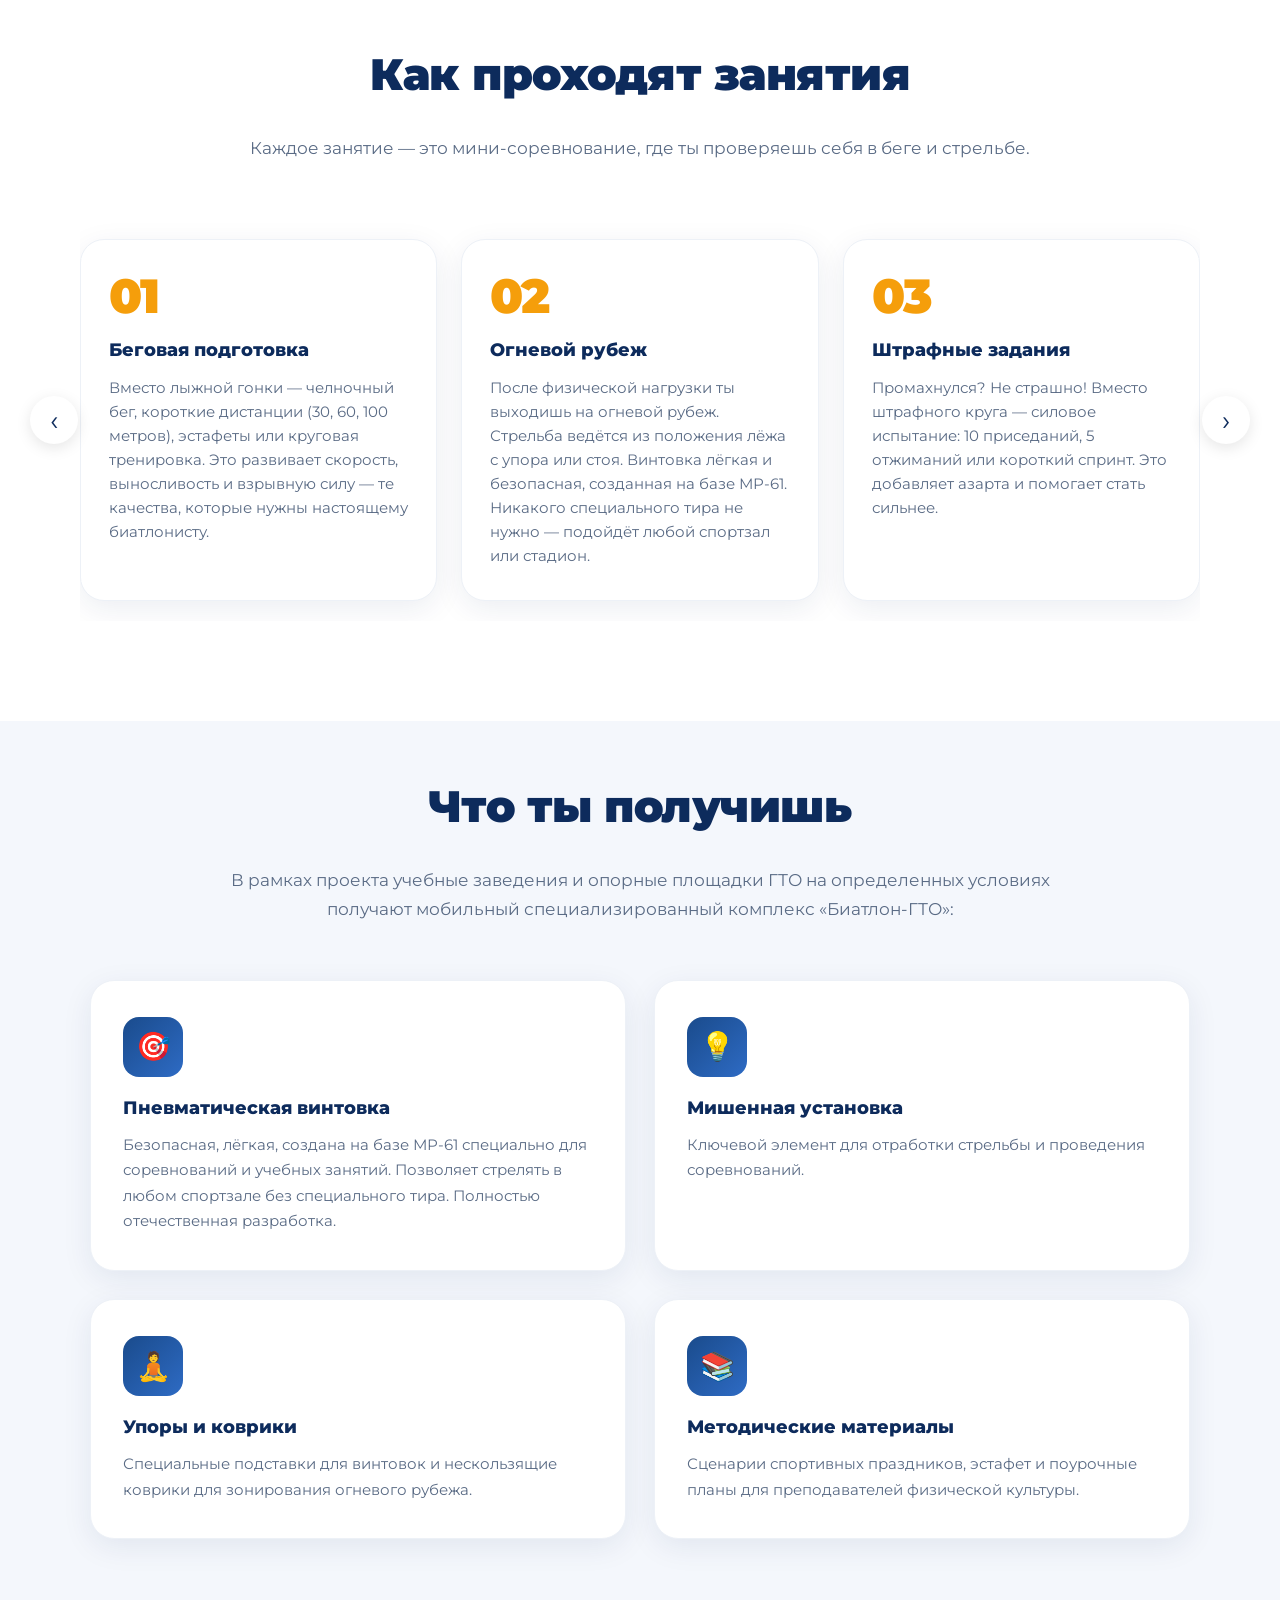
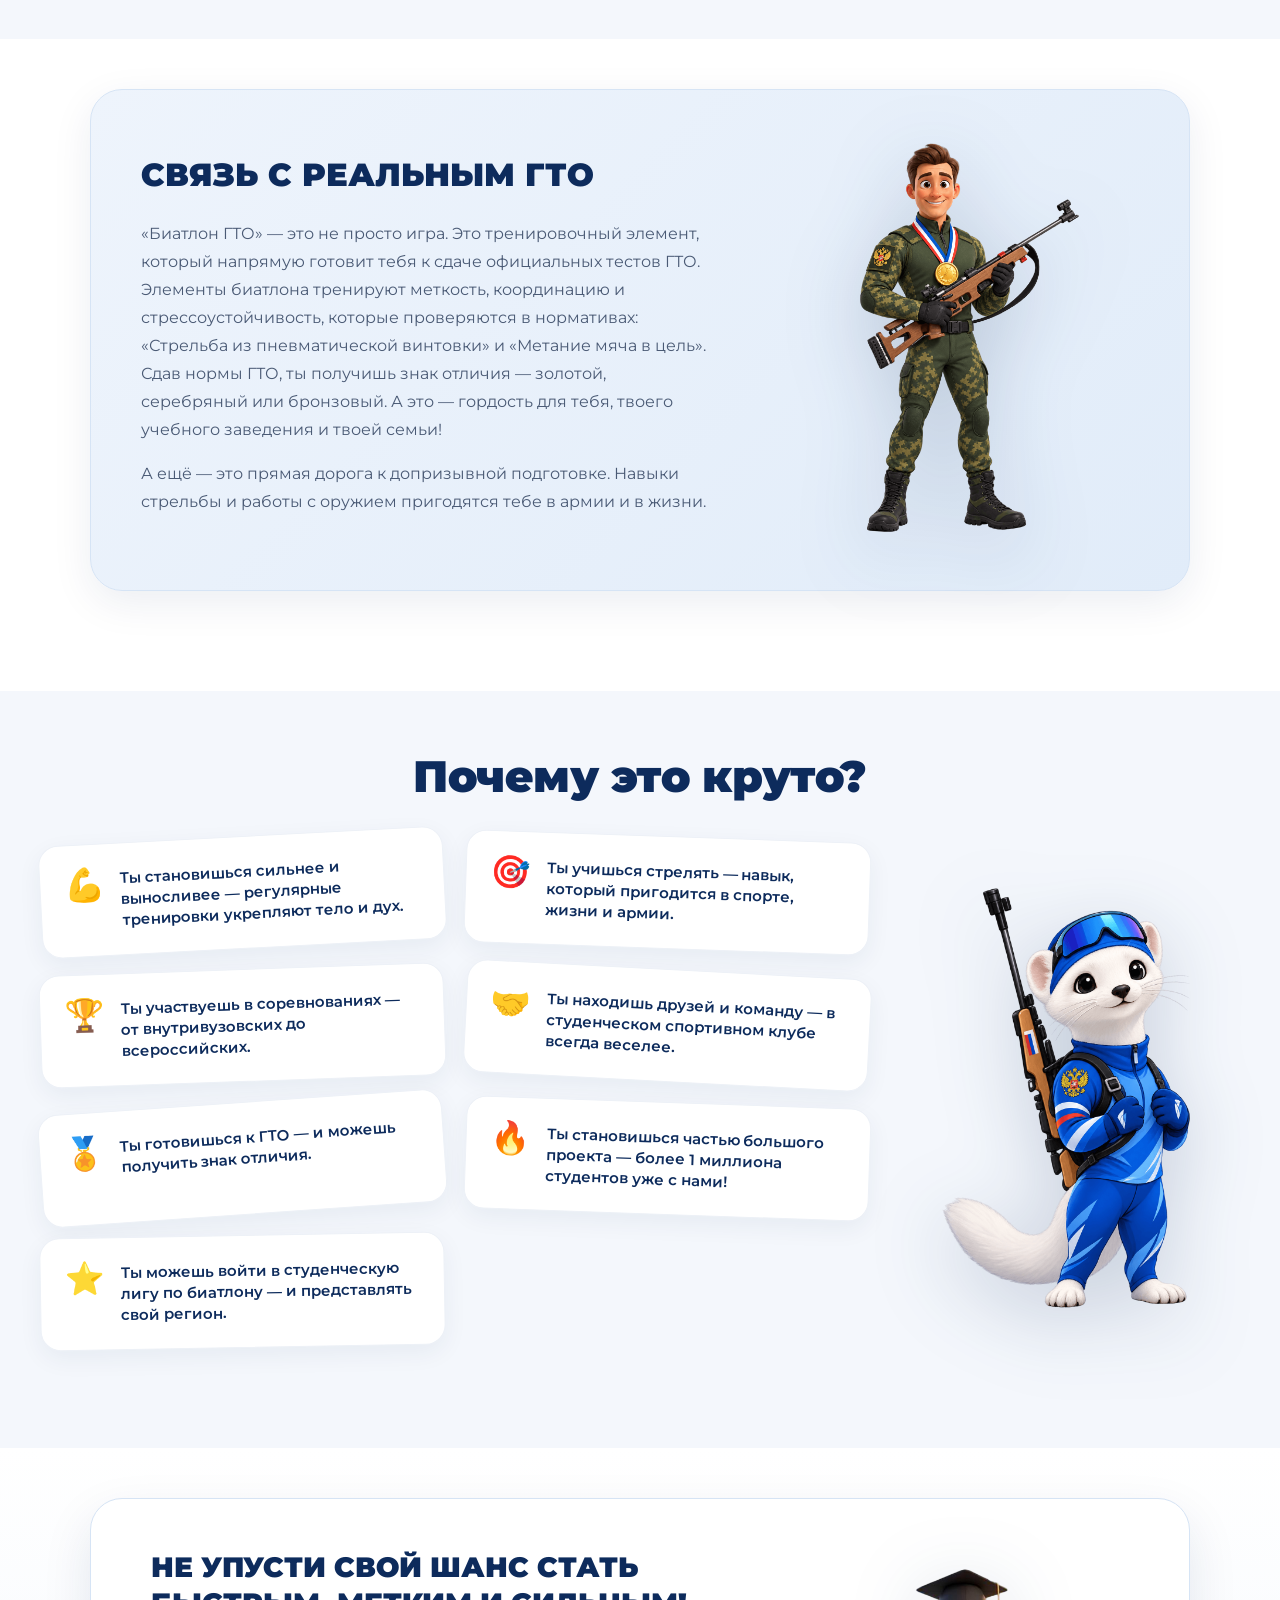
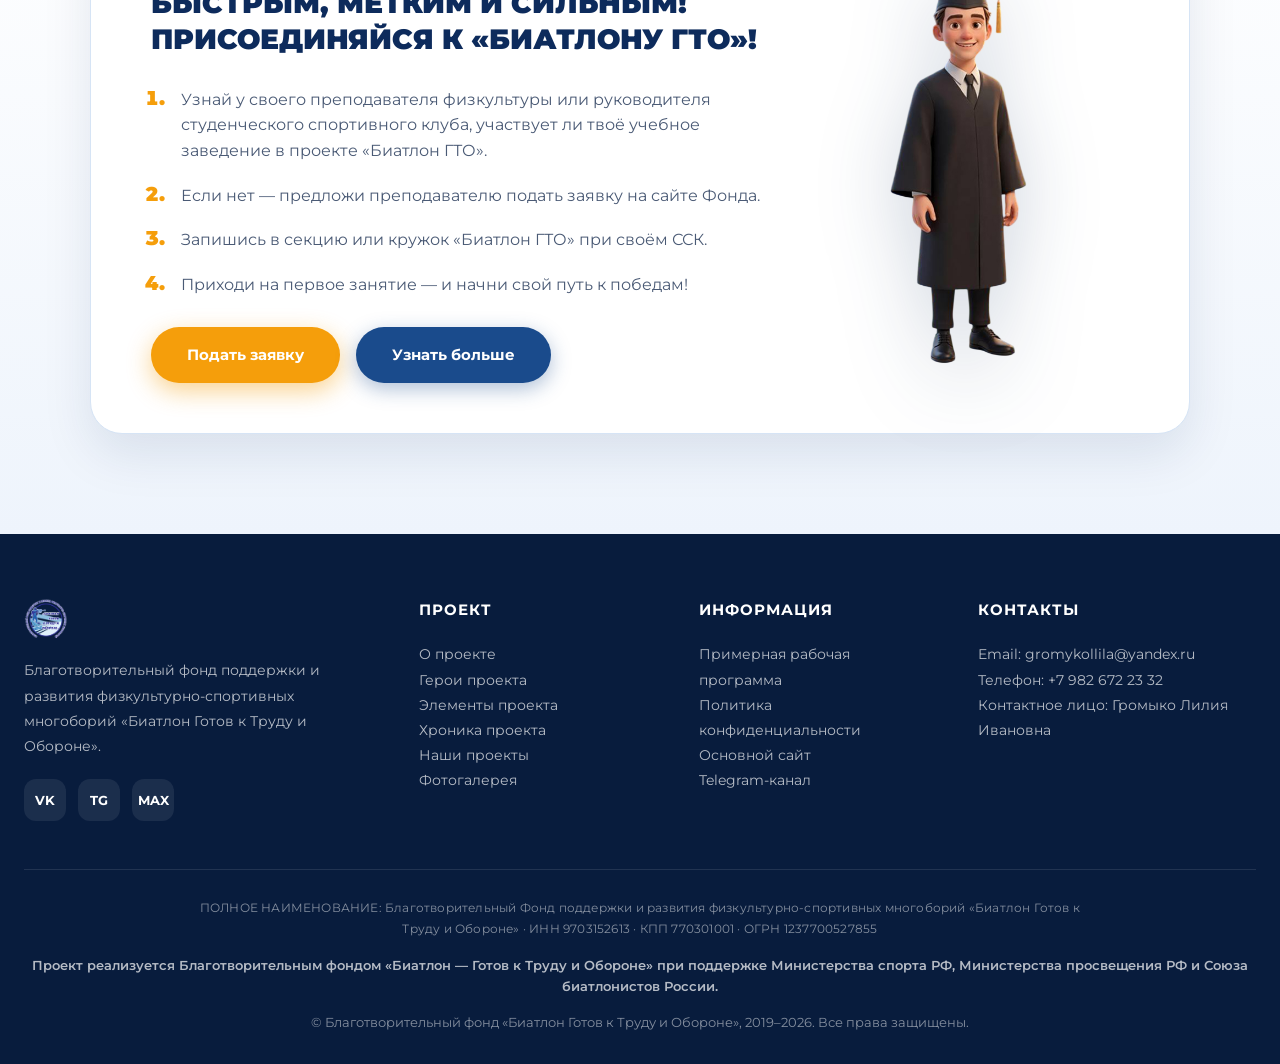
<file: students.html>
<!DOCTYPE html>
<html lang="ru">
<head>
<meta charset="UTF-8">
<link rel="icon" href="/favicon.ico" type="image/x-icon">
<meta name="viewport" content="width=device-width, initial-scale=1.0">
<title>Студентам — Биатлон ГТО</title>
<link rel="preconnect" href="https://fonts.googleapis.com">
<link rel="preconnect" href="https://fonts.gstatic.com" crossorigin>
<link href="https://fonts.googleapis.com/css2?family=Montserrat:wght@400;500;600;700;800;900&display=swap" rel="stylesheet">
<link rel="stylesheet" href="style.css">
</head>
<body class="page-students">

<!-- ============ ХЕДЕР ============ -->
<header class="header" id="header">
    <div class="container header-inner">
        <a href="/" class="logo">
            <img src="images/logogto.png" alt="Биатлон ГТО" class="logo-img">
        </a>
        <nav class="nav" id="nav">
            <a href="index.html#about">О проекте</a>
            <a href="preschool.html">Биатлошка</a>
            <a href="aquathlon.html">Аква биатлон</a>
            <a href="students.html" style="background: var(--orange); color: var(--white);">Студентам</a>
            <a href="school.html">Школьникам</a>
            <a href="teachers.html">Педагогам</a>
            <a href="index.html#contacts">Связаться с нами</a>
        </nav>
        <button class="burger" id="burger" aria-label="Меню">
            <span></span><span></span><span></span>
        </button>
    </div>
</header>

<!-- ============ 1. HERO ============ -->
<section class="preschool-hero students-hero">
    <div class="container">
        <div class="preschool-hero-inner">
            <div class="preschool-hero-content">
                <span class="preschool-hero-tag">Студенческий проект</span>
                <h1 class="preschool-hero-title">
                    Для тех, кто хочет проверить себя, прокачать тело и дух!
                </h1>
                <p class="preschool-hero-subtitle">
                    Хочешь попробовать биатлон, но не знаешь, с чего начать?<br>
                    Мечтаешь о золотом знаке ГТО и спортивных победах?<br>
                    Готов стать частью команды, которая представляет твой колледж или вуз на всероссийском уровне?<br>
                    <strong>Тогда этот проект — для тебя!</strong>
                </p>
                <div class="preschool-hero-buttons">
                    <a href="https://forms.yandex.ru/u/6abb74a384227cf427d6c8b0" target="_blank" rel="noopener" class="btn btn-orange">Подать заявку</a>
                    <a href="#about-student" class="btn btn-outline-blue">Узнать больше</a>
                </div>
            </div>
            <div class="preschool-hero-image">
                <div class="preschool-hero-glow" style="background: radial-gradient(circle, rgba(74, 143, 224, 0.4), transparent 70%);"></div>
                <img src="images/students-group.png" alt="Студенты">
            </div>
        </div>
    </div>
</section>

<!-- ============ 2. О ПРОЕКТЕ ============ -->
<section class="section" id="about-student">
    <div class="container">
        <h2 class="section-title">О проекте</h2>
        <div class="preschool-about">
            <p>
                «Биатлон ГТО для студентов» — это программа для студентов колледжей, техникумов и вузов, реализуемая при поддержке Министерства спорта Российской Федерации, Министерства просвещения Российской Федерации и Союза биатлонистов России. Проект разработан Благотворительным фондом «Биатлон — Готов к Труду и Обороне».
            </p>
            <p>
                Занятия проходят на базе твоего учебного заведения — в спортзале, на стадионе или на специально оборудованной площадке. Ты бежишь короткую дистанцию или эстафету, а затем выходишь на огневой рубеж и стреляешь из пневматической винтовки. Вместо штрафного круга — силовое задание: приседания, отжимания или берпи. Всё как во взрослом биатлоне, только безопасно и доступно каждому.
            </p>
            <p>
                Программа готовит тебя к сдаче нормативов ГТО, развивает выносливость, координацию и стрессоустойчивость. А ещё — это реальный шанс попасть в студенческую спортивную лигу по биатлону и представить свой регион на всероссийских соревнованиях.
            </p>
        </div>
    </div>
</section>

<!-- ============ 3. НАШИ ЦИФРЫ ============ -->
<section class="section section-gray">
    <div class="container">
        <div class="student-stats-wrap">
            <div class="stat-item">
                <div class="stat-num"><span class="stat-sign">&gt;</span>2400</div>
                <div class="stat-label">студенческих спортивных клубов уже работают в России</div>
            </div>
            <div class="stat-item">
                <div class="stat-num stat-num-wide"><span class="stat-sign">&gt;</span>1 млн</div>
                <div class="stat-label">студентов занимаются в ССК</div>
            </div>
            <div class="stat-item">
                <div class="stat-num">35</div>
                <div class="stat-label">студенческих спортивных лиг действуют по всей стране</div>
            </div>
            <div class="stat-item">
                <div class="stat-num">48</div>
                <div class="stat-label">регионов уже принимают участие в проекте</div>
            </div>
        </div>
    </div>
</section>

<!-- ============ 4. КАК ПРОХОДЯТ ЗАНЯТИЯ ============ -->
<section class="section" id="how-classes">
    <div class="container">
        <h2 class="section-title">Как проходят занятия</h2>
        <p class="section-subtitle">Каждое занятие — это мини-соревнование, где ты проверяешь себя в беге и стрельбе.</p>

        <div class="student-slider-wrap">
            <button class="student-slider-btn prev" id="studentSliderPrev" aria-label="Назад">‹</button>
            <div class="student-slider-container" id="studentSlider">
                <div class="student-card">
                    <div class="preschool-element-num">01</div>
                    <h3>Беговая подготовка</h3>
                    <p>Вместо лыжной гонки — челночный бег, короткие дистанции (30, 60, 100 метров), эстафеты или круговая тренировка. Это развивает скорость, выносливость и взрывную силу — те качества, которые нужны настоящему биатлонисту.</p>
                </div>
                <div class="student-card">
                    <div class="preschool-element-num">02</div>
                    <h3>Огневой рубеж</h3>
                    <p>После физической нагрузки ты выходишь на огневой рубеж. Стрельба ведётся из положения лёжа с упора или стоя. Винтовка лёгкая и безопасная, созданная на базе МР-61. Никакого специального тира не нужно — подойдёт любой спортзал или стадион.</p>
                </div>
                <div class="student-card">
                    <div class="preschool-element-num">03</div>
                    <h3>Штрафные задания</h3>
                    <p>Промахнулся? Не страшно! Вместо штрафного круга — силовое испытание: 10 приседаний, 5 отжиманий или короткий спринт. Это добавляет азарта и помогает стать сильнее.</p>
                </div>
                <div class="student-card">
                    <div class="preschool-element-num">04</div>
                    <h3>Соревнования и лиги</h3>
                    <p>Регулярно проводятся соревнования внутри учебного заведения, на уровне города и региона. Лучшие команды выезжают на всероссийские финалы. А самые сильные студенты могут войти в студенческую спортивную лигу по биатлону.</p>
                </div>
            </div>
            <button class="student-slider-btn next" id="studentSliderNext" aria-label="Вперёд">›</button>
        </div>
    </div>
</section>

<!-- ============ 5. ЧТО ТЫ ПОЛУЧИШЬ ============ -->
<section class="section section-gray" id="inventory">
    <div class="container">
        <h2 class="section-title">Что ты получишь</h2>
        <p class="section-subtitle">В рамках проекта учебные заведения и опорные площадки ГТО на определенных условиях получают мобильный специализированный комплекс «Биатлон-ГТО»:</p>
        
        <div class="inventory-grid">
            <div class="inventory-card">
                <div class="inventory-icon">🎯</div>
                <h3>Пневматическая винтовка</h3>
                <p>Безопасная, лёгкая, создана на базе МР-61 специально для соревнований и учебных занятий. Позволяет стрелять в любом спортзале без специального тира. Полностью отечественная разработка.</p>
            </div>
            <div class="inventory-card">
                <div class="inventory-icon">💡</div>
                <h3>Мишенная установка</h3>
                <p>Ключевой элемент для отработки стрельбы и проведения соревнований.</p>
            </div>
            <div class="inventory-card">
                <div class="inventory-icon">🧘</div>
                <h3>Упоры и коврики</h3>
                <p>Специальные подставки для винтовок и нескользящие коврики для зонирования огневого рубежа.</p>
            </div>
            <div class="inventory-card">
                <div class="inventory-icon">📚</div>
                <h3>Методические материалы</h3>
                <p>Сценарии спортивных праздников, эстафет и поурочные планы для преподавателей физической культуры.</p>
            </div>
        </div>
    </div>
</section>

<!-- ============ 6. СВЯЗЬ С РЕАЛЬНЫМ ГТО ============ -->
<section class="section" id="gto-connection">
    <div class="container">
        <div class="gto-grid">
            <div class="gto-text">
                <h2>Связь с реальным ГТО</h2>
                <p>«Биатлон ГТО» — это не просто игра. Это тренировочный элемент, который напрямую готовит тебя к сдаче официальных тестов ГТО. Элементы биатлона тренируют меткость, координацию и стрессоустойчивость, которые проверяются в нормативах: «Стрельба из пневматической винтовки» и «Метание мяча в цель». Сдав нормы ГТО, ты получишь знак отличия — золотой, серебряный или бронзовый. А это — гордость для тебя, твоего учебного заведения и твоей семьи!</p>
                <p>А ещё — это прямая дорога к допризывной подготовке. Навыки стрельбы и работы с оружием пригодятся тебе в армии и в жизни.</p>
            </div>
            <div class="gto-image">
                <img src="images/military.png" alt="Военный">
            </div>
        </div>
    </div>
</section>

<!-- ============ 7. ПОЧЕМУ ЭТО КРУТО? ============ -->
<section class="section section-gray" id="why-cool">
    <div class="container">
        <h2 class="section-title">Почему это круто?</h2>
        
        <div class="cool-grid-fixed">
            <div class="cool-badges">
                <div class="cool-badge-item" style="--rot: -3deg;"><span>💪</span><p>Ты становишься сильнее и выносливее — регулярные тренировки укрепляют тело и дух.</p></div>
                <div class="cool-badge-item" style="--rot: 2deg;"><span>🎯</span><p>Ты учишься стрелять — навык, который пригодится в спорте, жизни и армии.</p></div>
                <div class="cool-badge-item" style="--rot: -2deg;"><span>🏆</span><p>Ты участвуешь в соревнованиях — от внутривузовских до всероссийских.</p></div>
                <div class="cool-badge-item" style="--rot: 3deg;"><span>🤝</span><p>Ты находишь друзей и команду — в студенческом спортивном клубе всегда веселее.</p></div>
                <div class="cool-badge-item" style="--rot: -4deg;"><span>🏅</span><p>Ты готовишься к ГТО — и можешь получить знак отличия.</p></div>
                <div class="cool-badge-item" style="--rot: 2deg;"><span>🔥</span><p>Ты становишься частью большого проекта — более 1 миллиона студентов уже с нами!</p></div>
                <div class="cool-badge-item" style="--rot: -1deg;"><span>⭐</span><p>Ты можешь войти в студенческую лигу по биатлону — и представлять свой регион.</p></div>
            </div>
            <div class="cool-mascot-fixed">
                <img src="images/laska.png" alt="Биатлошка">
            </div>
        </div>
    </div>
</section>

<!-- ============ 8. КАК ПРИСОЕДИНИТЬСЯ ============ -->
<section class="section join-section" id="join">
    <div class="container">
        <div class="join-box">
            <div class="join-content">
                <h2 class="join-title">Не упусти свой шанс стать быстрым, метким и сильным!<br>Присоединяйся к «Биатлону ГТО»!</h2>
                <ol class="join-steps">
                    <li>Узнай у своего преподавателя физкультуры или руководителя студенческого спортивного клуба, участвует ли твоё учебное заведение в проекте «Биатлон ГТО».</li>
                    <li>Если нет — предложи преподавателю подать заявку на сайте Фонда.</li>
                    <li>Запишись в секцию или кружок «Биатлон ГТО» при своём ССК.</li>
                    <li>Приходи на первое занятие — и начни свой путь к победам!</li>
                </ol>
                <div class="preschool-hero-buttons" style="justify-content: flex-start; display: flex; gap: 16px; flex-wrap: wrap;">
                    <a href="https://forms.yandex.ru/u/6abb74a384227cf427d6c8b0" target="_blank" rel="noopener" class="btn btn-orange">Подать заявку</a>
                    <a href="index.html#about" class="btn btn-blue">Узнать больше</a>
                </div>
            </div>
            <div class="join-image">
                <img src="images/student.png" alt="Студент">
            </div>
        </div>
    </div>
</section>

<!-- ============ 9. ФУТЕР ============ -->
<footer class="footer" id="contacts">
    <div class="container">
        <div class="footer-grid">
            <div>
                <div class="footer-logo">
                    <img src="images/logogto.png" alt="Биатлон ГТО" class="footer-logo-img">
                </div>
                <p>Благотворительный фонд поддержки и развития физкультурно-спортивных многоборий «Биатлон Готов к Труду и Обороне».</p>
                <div class="footer-socials">
                    <a href="https://vk.ru/biatlonv_gto" target="_blank" rel="noopener" class="footer-social" aria-label="ВКонтакте">VK</a>
                    <a href="https://t.me/unostrus96" target="_blank" rel="noopener" class="footer-social" aria-label="Telegram">TG</a>
                    <a href="https://max.ru/join/y0WsVsxAyvVWuQJE02IU4ZRLbYFkY3nSQubuzBuzwjU" target="_blank" rel="noopener" class="footer-social" aria-label="MAX">MAX</a>
                </div>
            </div>
            <div>
                <h4>Проект</h4>
                <ul>
                    <li><a href="index.html#about">О проекте</a></li>
                    <li><a href="index.html#heroes">Герои проекта</a></li>
                    <li><a href="index.html#elements">Элементы проекта</a></li>
                    <li><a href="index.html#video">Хроника проекта</a></li>
                    <li><a href="index.html#projects">Наши проекты</a></li>
                    <li><a href="index.html#gallery">Фотогалерея</a></li>
                </ul>
            </div>
            <div>
                <h4>Информация</h4>
                <ul>
                    <li><a href="docs/rabochaya-programma.pdf" target="_blank" rel="noopener">Примерная рабочая программа</a></li>
                    <li><a href="privacy.html">Политика конфиденциальности</a></li>
                    <li><a href="https://biatlonvgto.ru/" target="_blank" rel="noopener">Основной сайт</a></li>
                    <li><a href="https://t.me/unostrus96" target="_blank" rel="noopener">Telegram-канал</a></li>
                </ul>
            </div>
            <div>
                <h4>Контакты</h4>
                <p>Email: gromykollila@yandex.ru</p>
                <p>Телефон: +7 982 672 23 32</p>
                <p>Контактное лицо: Громыко Лилия Ивановна</p>
            </div>
        </div>
        <div class="footer-bottom">
            <div class="footer-requisites">
                ПОЛНОЕ НАИМЕНОВАНИЕ: Благотворительный Фонд поддержки и развития физкультурно-спортивных многоборий «Биатлон Готов к Труду и Обороне» · ИНН 9703152613 · КПП 770301001 · ОГРН 1237700527855
            </div>
            <div class="footer-partners" style="margin-top: 15px; margin-bottom: 15px; font-weight: 600; color: rgba(255,255,255,0.7);">
                Проект реализуется Благотворительным фондом «Биатлон — Готов к Труду и Обороне» при поддержке Министерства спорта РФ, Министерства просвещения РФ и Союза биатлонистов России.
            </div>
            <div class="footer-copy">
                © Благотворительный фонд «Биатлон Готов к Труду и Обороне», 2019–2026. Все права защищены.
            </div>
        </div>
    </div>
</footer>

<script src="script.js"></script>
</body>
</html>
</file>
<file: style.css>
/* ============ БАЗА ============ */
* { margin: 0; padding: 0; box-sizing: border-box; }
html { scroll-behavior: smooth; }
body {
    font-family: 'Montserrat', sans-serif;
    color: #0D2B5C;
    background: #FFFFFF;
    line-height: 1.6;
    overflow-x: hidden;

    /* ЗАПРЕТ ВЫДЕЛЕНИЯ ТЕКСТА */
    -webkit-user-select: none; /* Safari */
    -moz-user-select: none;    /* Firefox */
    -ms-user-select: none;     /* IE/Edge */
    user-select: none;         /* Стандарт */
}

img { 
    max-width: 100%; 
    display: block; 
    -webkit-user-drag: none; /* WebKit (Chrome, Safari) */
    -khtml-user-drag: none;
    -moz-user-drag: none;
    -o-user-drag: none;
}

input, textarea {
    -webkit-user-select: text;
    -moz-user-select: text;
    -ms-user-select: text;
    user-select: text;
}
a { text-decoration: none; color: inherit; }
button { font-family: inherit; cursor: pointer; border: none; }

:root {
    --blue-dark: #0D2B5C;
    --blue: #1A4B8C;
    --blue-light: #2E6BC4;
    --blue-sky: #4A8FE0;
    --orange: #F59E0B;
    --orange-dark: #E08A00;
    --white: #FFFFFF;
    --gray: #F4F7FC;
}

.container {
    max-width: 1320px;
    margin: 0 auto;
    padding: 0 24px;
}

/* ============ ХЕДЕР ============ */
.header {
    position: fixed;
    top: 0; left: 0; right: 0;
    z-index: 1000;
    background: #FFFFFF;
    box-shadow: 0 2px 12px rgba(13, 43, 92, 0.06);
    padding: 16px 0;
    transition: all 0.3s ease;
}
.header.scrolled { padding: 10px 0; box-shadow: 0 4px 20px rgba(13, 43, 92, 0.12); }
.header-inner {
    display: flex;
    align-items: center;
    justify-content: space-between;
    gap: 20px;
}
.logo-img { height: 48px; width: auto; }
.nav { display: flex; gap: 12px; align-items: center; }
.nav a {
    color: var(--blue-dark);
    font-size: 14px;
    font-weight: 600;
    padding: 10px 14px; /* <--- Было 20px, стало 14px */
    border-radius: 50px;
    background: var(--gray);
    transition: all 0.25s ease;
    white-space: nowrap;
}
.nav a:hover { background: var(--blue); color: var(--white); transform: translateY(-2px); }

.burger {
    display: none;
    flex-direction: column;
    gap: 5px;
    background: transparent;
    padding: 8px;
}
.burger span {
    width: 26px; height: 3px;
    background: var(--blue-dark);
    border-radius: 3px;
    transition: 0.3s;
}

.btn {
    display: inline-flex;
    align-items: center;
    justify-content: center;
    gap: 8px;
    padding: 16px 36px;
    border-radius: 50px;
    font-weight: 700;
    font-size: 15px;
    transition: all 0.3s ease;
    white-space: nowrap;
}
.btn-orange {
    background: var(--orange);
    color: var(--white);
    box-shadow: 0 8px 24px rgba(245, 158, 11, 0.45);
}
.btn-orange:hover { background: var(--orange-dark); transform: translateY(-2px); box-shadow: 0 12px 32px rgba(245, 158, 11, 0.6); }
.btn-blue {
    background: var(--blue);
    color: var(--white);
    box-shadow: 0 6px 20px rgba(26, 75, 140, 0.35);
}
.btn-blue:hover { background: var(--blue-dark); transform: translateY(-2px); }
.btn-white {
    background: var(--white);
    color: var(--orange-dark);
    box-shadow: 0 8px 24px rgba(0,0,0,0.15);
}
.btn-white:hover { background: var(--blue-dark); color: var(--white); transform: translateY(-2px); }

/* ============ HERO ============ */
.hero-section { background: #FFFFFF; padding: 120px 0 40px; }
.hero-box {
    position: relative;
    border-radius: 40px;
    overflow: hidden;
    min-height: 640px;
    display: flex;
    align-items: flex-end;
    justify-content: center;
    padding: 60px;
    background-image: url('images/hero-bg.png');
    background-size: cover;
    background-position: center center;
    background-repeat: no-repeat;
    box-shadow: 0 20px 60px rgba(13, 43, 92, 0.2);
}
.hero-box::before {
    content: '';
    position: absolute;
    inset: 0;
    background: linear-gradient(
        to top,
        rgba(13, 43, 92, 0.55) 0%,
        rgba(13, 43, 92, 0.15) 40%,
        rgba(13, 43, 92, 0) 70%
    );
    pointer-events: none;
    border-radius: 40px;
}
.hero-cta { position: relative; z-index: 2; padding-bottom: 20px; }

/* ============ ПАРТИЙНЫЙ БАННЕР ============ */
.party-banner { padding: 60px 0; background: #FFFFFF; }
.party-banner-box {
    display: flex;
    align-items: center;
    justify-content: center;
    gap: 40px;
    padding: 40px 48px;
    background: linear-gradient(135deg, #EEF4FC 0%, #E1ECF9 100%);
    border-radius: 32px;
    box-shadow: 0 12px 40px rgba(13, 43, 92, 0.08);
    border: 1px solid #D6E4F5;
    text-align: center;
}
.party-logo {
    height: 80px;
    width: auto;
    flex-shrink: 0;
    filter: drop-shadow(0 6px 14px rgba(13, 43, 92, 0.15));
    transition: transform 0.3s ease;
}
.party-logo:hover { transform: scale(1.05); }
.party-text {
    font-size: clamp(18px, 2.2vw, 28px);
    font-weight: 900;
    color: var(--blue-dark);
    line-height: 1.3;
    letter-spacing: -0.3px;
    text-transform: uppercase;
    max-width: 720px;
    margin: 0 auto;
}
@media (max-width: 900px) {
    .party-banner { padding: 40px 0; }
    .party-banner-box { gap: 20px; padding: 28px 24px; border-radius: 24px; }
    .party-logo { height: 56px; }
    .party-text { font-size: 17px; }
}
@media (max-width: 600px) {
    .party-banner { padding: 30px 0; }
    .party-banner-box { flex-direction: column; gap: 16px; padding: 24px 18px; }
    .party-logo { height: 48px; }
    .party-text { font-size: 15px; line-height: 1.35; }
}

/* ============ СЕКЦИИ ============ */
.section { padding: 50px 0 100px 0; }
.section-gray { background: var(--gray); }
.section-title {
    font-size: clamp(28px, 3.5vw, 44px);
    font-weight: 900;
    color: var(--blue-dark);
    text-align: center;
    margin-bottom: 24px;
    letter-spacing: -0.5px;
}
.section-subtitle {
    font-size: 17px;
    color: #5A6B85;
    text-align: center;
    max-width: 900px;
    margin: 0 auto 56px;
    line-height: 1.7;
}
.section-tag {
    display: inline-block;
    background: rgba(26, 75, 140, 0.1);
    color: var(--blue);
    padding: 6px 16px;
    border-radius: 50px;
    font-size: 13px;
    font-weight: 700;
    letter-spacing: 1px;
    text-transform: uppercase;
    margin-bottom: 16px;
}

/* ============ О ПРОЕКТЕ ============ */
.about-columns {
    display: grid;
    grid-template-columns: 1fr 1fr;
    gap: 60px;
    max-width: 1100px;
    margin: 0 auto;
}
.about-col p { font-size: 16px; color: #4A5A75; line-height: 1.8; margin-bottom: 20px; }
.about-col p:last-child { margin-bottom: 0; }

/* ============ СТАТИСТИКА ============ */
.stats-grid {
    display: grid;
    grid-template-columns: repeat(3, 1fr);
    gap: 40px;
    max-width: 1100px;
    margin: 0 auto;
    text-align: center;
}
.stat-num {
    font-size: clamp(48px, 6vw, 72px);
    font-weight: 900;
    color: var(--blue);
    line-height: 1;
    margin-bottom: 12px;
    letter-spacing: -2px;
    white-space: nowrap;
}

.teach-bento-item .stat-num { 
    font-size: 42px; 
    margin-bottom: 10px; 
    text-align: center;
    font-variant-numeric: tabular-nums; /* Делает все цифры одной ширины */
}
.stat-num-wide { font-size: clamp(38px, 4.8vw, 58px); }
.stat-sign { color: var(--orange); margin-right: 4px; }
.stat-label { font-size: 15px; color: #5A6B85; line-height: 1.5; font-weight: 500; }

/* ============ ГЕРОИ ПРОЕКТА ============ */
.heroes-grid {
    display: grid;
    grid-template-columns: repeat(4, 1fr);
    gap: 28px;
}
.hero-card {
    background: var(--white);
    border-radius: 24px;
    padding: 32px 24px;
    text-align: center;
    box-shadow: 0 8px 24px rgba(13, 43, 92, 0.07);
    transition: all 0.35s ease;
    border: 1px solid #EDF1F7;
}
.hero-card:hover {
    transform: translateY(-8px);
    box-shadow: 0 20px 44px rgba(13, 43, 92, 0.14);
    border-color: var(--blue-light);
}
.hero-card-img {
    display: flex;
    justify-content: center;
    align-items: center;
    min-height: 180px;
    margin-bottom: 20px;
}
.hero-card-img img {
    max-height: 200px;
    width: auto;
    object-fit: contain;
    filter: drop-shadow(0 10px 20px rgba(13, 43, 92, 0.15));
    transition: transform 0.4s ease;
}
.hero-card:hover .hero-card-img img { transform: scale(1.06); }
.hero-card h3 {
    font-size: 17px;
    font-weight: 800;
    color: var(--blue-dark);
    margin-bottom: 12px;
    text-transform: uppercase;
    letter-spacing: 0.5px;
}
.hero-card p { font-size: 13px; color: #5A6B85; line-height: 1.55; }

/* ============ ЭЛЕМЕНТЫ ПРОЕКТА ============ */
.elements-section {
    background: linear-gradient(135deg, #1A4B8C 0%, #0D2B5C 100%);
    padding: 100px 0;
    overflow: hidden;
    position: relative;
}
.elements-section::before {
    content: '';
    position: absolute;
    inset: 0;
    background:
        radial-gradient(circle at 15% 50%, rgba(74, 143, 224, 0.35), transparent 55%),
        radial-gradient(circle at 85% 80%, rgba(245, 158, 11, 0.15), transparent 50%);
    pointer-events: none;
}
.elements-section::after {
    content: '';
    position: absolute;
    inset: 0;
    background-image:
        linear-gradient(rgba(255,255,255,0.06) 1px, transparent 1px),
        linear-gradient(90deg, rgba(255,255,255,0.06) 1px, transparent 1px);
    background-size: 120px 120px;
    pointer-events: none;
    opacity: 0.6;
}
.elements-wrap { position: relative; z-index: 2; min-height: 640px; }
.elements-title {
    position: absolute;
    left: 0;
    bottom: 40px;
    font-size: clamp(36px, 5vw, 72px);
    font-weight: 900;
    color: var(--white);
    line-height: 1;
    letter-spacing: -1px;
    text-transform: uppercase;
    z-index: 3;
    pointer-events: none;
}
.elements-cards {
    position: relative;
    display: flex;
    justify-content: center;
    align-items: center;
    gap: 20px;
    padding: 40px 0 120px;
    min-height: 620px;
    perspective: 1200px;
}
.element-card {
    flex: 0 0 auto;
    width: 220px;
    height: 320px;
    background: var(--color, #6FD8B6);
    border-radius: 24px;
    padding: 20px 16px 16px;
    display: flex;
    flex-direction: column;
    align-items: center;
    justify-content: space-between;
    transform: rotate(var(--rot, 0deg));
    transition: transform 0.4s cubic-bezier(0.34, 1.56, 0.64, 1), box-shadow 0.4s ease;
    box-shadow: 0 20px 40px rgba(0,0,0,0.25);
    cursor: pointer;
    position: relative;
    will-change: transform;
}
.element-card:hover {
    transform: rotate(0deg) translateY(-16px) scale(1.08);
    box-shadow: 0 30px 60px rgba(0,0,0,0.4);
    z-index: 10;
}
.element-card-img { flex: 1; display: flex; align-items: center; justify-content: center; width: 100%; }
.element-card-img img {
    max-height: 180px;
    width: auto;
    object-fit: contain;
    filter: drop-shadow(0 8px 16px rgba(0,0,0,0.2));
    transition: transform 0.4s ease;
}
.element-card:hover .element-card-img img { transform: scale(1.06); }
.element-card-label {
    width: 100%;
    background: var(--white);
    color: var(--blue-dark);
    font-size: 10px;
    font-weight: 800;
    text-align: center;
    padding: 8px 10px;
    border-radius: 12px;
    text-transform: uppercase;
    letter-spacing: 0.3px;
    line-height: 1.25;
    min-height: 52px;
    display: flex;
    align-items: center;
    justify-content: center;
}

/* ============ ХРОНИКА ПРОЕКТА (ВИДЕО) ============ */
.video-section {
    background: linear-gradient(135deg, #FFFFFF 0%, #F4F7FC 100%);
    position: relative;
    overflow: hidden;
}
.video-grid {
    display: grid;
    grid-template-columns: 1.2fr 0.8fr;
    gap: 60px;
    align-items: center;
}
.video-title {
    font-size: clamp(28px, 3.5vw, 44px);
    font-weight: 900;
    color: var(--blue-dark);
    line-height: 1.1;
    margin-bottom: 20px;
    letter-spacing: -0.5px;
}
.video-desc { font-size: 16px; color: #4A5A75; line-height: 1.7; margin-bottom: 28px; }
.video-wrapper {
    position: relative;
    border-radius: 24px;
    overflow: hidden;
    box-shadow: 0 20px 50px rgba(13, 43, 92, 0.2);
    background: #000;
    aspect-ratio: 16 / 9;
}
.video-character {
    position: relative;
    display: flex;
    align-items: center;
    justify-content: center;
}
.video-character img {
    max-height: 460px;
    width: auto;
    object-fit: contain;
    filter: drop-shadow(0 20px 40px rgba(13, 43, 92, 0.25));
    animation: float 6s ease-in-out infinite;
}
.video-glow {
    position: absolute;
    width: 380px;
    height: 380px;
    background: radial-gradient(circle, rgba(74, 143, 224, 0.45), transparent 70%);
    border-radius: 50%;
    z-index: -1;
    filter: blur(50px);
}

/* ============ ВИДЕО-ФАСАД (RuTube) ============ */
.video-facade {
    position: absolute;
    inset: 0;
    cursor: pointer;
    display: flex;
    align-items: center;
    justify-content: center;
    overflow: hidden;
    z-index: 1;
}
.video-facade img {
    position: absolute;
    inset: 0;
    width: 100%;
    height: 100%;
    object-fit: cover;
    transition: transform 0.5s ease;
}
.video-facade:hover img { transform: scale(1.04); }
.video-facade::after {
    content: '';
    position: absolute;
    inset: 0;
    background: radial-gradient(circle at center, rgba(0,0,0,0.15) 0%, rgba(0,0,0,0.55) 100%);
    transition: opacity 0.3s ease;
    z-index: 2;
    pointer-events: none;
}
.video-facade:hover::after { opacity: 0.85; }
.video-play-btn {
    position: relative;
    z-index: 3;
    width: 88px;
    height: 88px;
    border-radius: 50%;
    background: rgba(255,255,255,0.95);
    color: var(--blue-dark);
    font-size: 34px;
    border: none;
    cursor: pointer;
    display: flex;
    align-items: center;
    justify-content: center;
    box-shadow: 0 12px 40px rgba(0,0,0,0.35);
    transition: transform 0.25s ease, box-shadow 0.25s ease;
    padding-left: 6px;
}
.video-play-btn:hover { transform: scale(1.1); box-shadow: 0 16px 50px rgba(0,0,0,0.45); }
.video-wrapper iframe {
    position: absolute;
    inset: 0;
    width: 100%;
    height: 100%;
    border: 0;
    display: block;
}
@media (max-width: 600px) {
    .video-play-btn { width: 64px; height: 64px; font-size: 24px; }
}

/* ============ НАШИ ПРОЕКТЫ ============ */
.projects-grid {
    display: grid;
    grid-template-columns: repeat(3, 1fr);
    gap: 32px;
    max-width: 1080px;
    margin: 0 auto;
}
.project-card {
    background: var(--white);
    border-radius: 24px;
    overflow: hidden;
    box-shadow: 0 8px 24px rgba(13, 43, 92, 0.08);
    transition: all 0.4s cubic-bezier(0.34, 1.56, 0.64, 1);
    cursor: pointer;
    border: 1px solid #EDF1F7;
}
.project-card:hover {
    transform: translateY(-10px) scale(1.03);
    box-shadow: 0 24px 50px rgba(13, 43, 92, 0.18);
    border-color: var(--blue-light);
}
.project-img { width: 100%; aspect-ratio: 4 / 3; overflow: hidden; background: var(--gray); }
.project-img img { width: 100%; height: 100%; object-fit: cover; transition: transform 0.5s ease; }
.project-card:hover .project-img img { transform: scale(1.1); }
.project-card h3 {
    font-size: 18px;
    font-weight: 800;
    color: var(--blue-dark);
    padding: 24px 24px 8px;
    line-height: 1.3;
}
.project-card p { font-size: 14px; color: #5A6B85; padding: 0 24px 24px; line-height: 1.5; }

/* ============ ФОТОГАЛЕРЕЯ — СЛАЙДЕР ============ */
.gallery-slider-wrap { position: relative; margin-top: 20px; padding: 0 60px; }
.gallery-slider {
    display: flex;
    gap: 16px;
    overflow-x: auto;
    scroll-behavior: smooth;
    scroll-snap-type: x mandatory;
    padding: 20px 4px 30px;
    -webkit-overflow-scrolling: touch;
    scrollbar-width: none;
}
.gallery-slider::-webkit-scrollbar { display: none; }
.gallery-slide {
    flex: 0 0 auto;
    width: 320px;
    height: 240px;
    border-radius: 16px;
    overflow: hidden;
    cursor: pointer;
    scroll-snap-align: start;
    background: var(--gray);
    box-shadow: 0 6px 20px rgba(13, 43, 92, 0.1);
    transition: transform 0.35s ease, box-shadow 0.35s ease;
    position: relative;
}
.gallery-slide:hover { transform: translateY(-6px) scale(1.02); box-shadow: 0 18px 40px rgba(13, 43, 92, 0.22); }
.gallery-slide img { width: 100%; height: 100%; object-fit: cover; transition: transform 0.5s ease; }
.gallery-slide:hover img { transform: scale(1.08); }
.gallery-slide::after {
    content: '🔍';
    position: absolute;
    inset: 0;
    display: flex;
    align-items: center;
    justify-content: center;
    background: rgba(13, 43, 92, 0.4);
    color: #fff;
    font-size: 32px;
    opacity: 0;
    transition: opacity 0.3s ease;
    pointer-events: none;
}
.gallery-slide:hover::after { opacity: 1; }
.gallery-slider-btn {
    position: absolute;
    top: 50%;
    transform: translateY(-50%);
    width: 52px;
    height: 52px;
    border-radius: 50%;
    background: var(--white);
    color: var(--blue-dark);
    font-size: 32px;
    line-height: 1;
    display: flex;
    align-items: center;
    justify-content: center;
    box-shadow: 0 8px 24px rgba(13, 43, 92, 0.2);
    z-index: 5;
    transition: all 0.25s ease;
    font-weight: 400;
    padding-bottom: 4px;
}
.gallery-slider-btn:hover { background: var(--orange); color: var(--white); transform: translateY(-50%) scale(1.08); }
.gallery-slider-prev { left: 8px; }
.gallery-slider-next { right: 8px; }
@media (max-width: 900px) {
    .gallery-slider-wrap { padding: 0 20px; }
    .gallery-slide { width: 260px; height: 200px; }
    .gallery-slider-btn { width: 44px; height: 44px; font-size: 26px; }
    .gallery-slider-prev { left: 0; }
    .gallery-slider-next { right: 0; }
}
@media (max-width: 600px) {
    .gallery-slider-wrap { padding: 0 12px; }
    .gallery-slide { width: 220px; height: 170px; }
    .gallery-slider-btn { width: 38px; height: 38px; font-size: 22px; }
}

/* ============ FAQ ============ */
.faq-list { max-width: 860px; margin: 0 auto; }
.faq-item {
    background: var(--white);
    border-radius: 16px;
    margin-bottom: 12px;
    overflow: hidden;
    box-shadow: 0 4px 16px rgba(13, 43, 92, 0.06);
    border: 1px solid #EDF1F7;
    transition: all 0.3s ease;
}
.faq-item.active { box-shadow: 0 10px 30px rgba(13, 43, 92, 0.12); border-color: var(--blue-light); }
.faq-question {
    width: 100%;
    text-align: left;
    background: transparent;
    padding: 22px 28px;
    font-size: 16px;
    font-weight: 700;
    color: var(--blue-dark);
    display: flex;
    justify-content: space-between;
    align-items: center;
    gap: 16px;
    transition: color 0.2s;
    line-height: 1.4;
}
.faq-question:hover { color: var(--blue); }
.faq-toggle {
    width: 32px; height: 32px;
    border-radius: 50%;
    background: var(--gray);
    display: flex;
    align-items: center;
    justify-content: center;
    flex-shrink: 0;
    font-size: 18px;
    font-weight: 700;
    color: var(--blue);
    transition: all 0.3s ease;
}
.faq-item.active .faq-toggle { background: var(--orange); color: var(--white); transform: rotate(45deg); }
.faq-answer {
    max-height: 0;
    overflow: hidden;
    transition: max-height 0.4s ease, padding 0.3s ease;
    padding: 0 28px;
}
.faq-item.active .faq-answer { max-height: 500px; padding: 0 28px 24px; }
.faq-answer p { font-size: 15px; color: #5A6B85; line-height: 1.7; }

/* ============ CTA ============ */
.cta {
    background: linear-gradient(135deg, #F59E0B, #E08A00);
    padding: 80px 0;
    text-align: center;
    position: relative;
    overflow: hidden;
}
.cta::before {
    content: '';
    position: absolute;
    inset: 0;
    background: radial-gradient(circle at 30% 50%, rgba(255,255,255,0.15), transparent 60%);
}
.cta-inner { position: relative; z-index: 2; }
.cta h2 { font-size: clamp(24px, 3vw, 38px); font-weight: 900; color: var(--white); margin-bottom: 16px; }
.cta p {
    font-size: 17px;
    color: rgba(255,255,255,0.9);
    margin-bottom: 32px;
    max-width: 600px;
    margin-left: auto;
    margin-right: auto;
}

/* ============ ФУТЕР ============ */
.footer { background: #081C3D; color: rgba(255,255,255,0.7); padding: 64px 0 32px; }
.footer-grid { display: grid; grid-template-columns: 1.5fr 1fr 1fr 1.2fr; gap: 48px; margin-bottom: 48px; }
.footer h4 {
    color: var(--white);
    font-size: 15px;
    font-weight: 700;
    margin-bottom: 20px;
    text-transform: uppercase;
    letter-spacing: 1px;
}
.footer p, .footer li { font-size: 14px; line-height: 1.8; }
.footer ul { list-style: none; }
.footer ul li a { transition: color 0.2s; }
.footer ul li a:hover { color: var(--orange); }
.footer-logo { margin-bottom: 16px; }
.footer-logo-img {
    height: 44px;
    width: auto;
}
.footer-socials { display: flex; gap: 12px; margin-top: 20px; }
.footer-social {
    width: 42px; height: 42px;
    border-radius: 12px;
    background: rgba(255,255,255,0.08);
    display: flex;
    align-items: center;
    justify-content: center;
    font-size: 13px;
    font-weight: 700;
    color: var(--white);
    transition: all 0.3s ease;
}
.footer-social:hover { background: var(--orange); transform: translateY(-3px); }
.footer-bottom {
    border-top: 1px solid rgba(255,255,255,0.1);
    padding-top: 28px;
    text-align: center;
    font-size: 13px;
    color: rgba(255,255,255,0.5);
}

.footer-requisites {
    max-width: 900px;
    margin: 0 auto 16px;
    font-size: 12px;
    line-height: 1.7;
    color: rgba(255,255,255,0.5);
    letter-spacing: 0.2px;
}

.footer-copy {
    font-size: 13px;
    color: rgba(255,255,255,0.5);
}

@media (max-width: 600px) {
    .footer-requisites {
        font-size: 11px;
        line-height: 1.6;
        margin-bottom: 12px;
    }
}

/* ============ МОДАЛЬНОЕ ОКНО ЭЛЕМЕНТОВ ============ */
.element-modal-overlay {
    position: fixed;
    inset: 0;
    background: rgba(13, 43, 92, 0.75);
    backdrop-filter: blur(8px);
    -webkit-backdrop-filter: blur(8px);
    display: flex;
    align-items: center;
    justify-content: center;
    padding: 24px 24px 24px 70px;
    z-index: 2500;
    opacity: 0;
    visibility: hidden;
    transition: opacity 0.3s ease, visibility 0.3s ease;
}
.element-modal-overlay.active { opacity: 1; visibility: visible; }
.element-modal {
    position: relative;
    width: 100%;
    max-width: 1100px;
    max-height: 92vh;
    border-radius: 32px;
    background: var(--modal-color, #0D2B5C);
    overflow: hidden;
    box-shadow: 0 40px 100px rgba(0,0,0,0.5);
    transform: scale(0.92) translateY(20px);
    transition: transform 0.4s cubic-bezier(0.34, 1.56, 0.64, 1), background 0.4s ease;
}
.element-modal-overlay.active .element-modal { transform: scale(1) translateY(0); }
.element-modal-close {
    position: absolute;
    top: 18px; right: 18px;
    width: 44px; height: 44px;
    border-radius: 50%;
    background: rgba(255,255,255,0.15);
    color: #fff;
    font-size: 26px;
    line-height: 1;
    display: flex;
    align-items: center;
    justify-content: center;
    z-index: 5;
    transition: all 0.25s ease;
}
.element-modal-close:hover { background: var(--orange); transform: rotate(90deg); }
.element-modal-inner {
    position: relative;
    padding: 50px 60px 130px;
    min-height: 560px;
    display: grid;
    grid-template-columns: 1.15fr 0.85fr;
    gap: 30px;
    color: #fff;
}
.element-modal-left {
    display: flex;
    flex-direction: column;
    justify-content: flex-start;
    gap: 16px;
    z-index: 2;
}
.element-modal-top { text-align: center; }
.element-modal-title-wrap {
    display: inline-block;
    background: #fff;
    color: #0D2B5C;
    padding: 12px 32px;
    border-radius: 50px;
    margin-bottom: 14px;
}
.element-modal-title {
    font-size: clamp(20px, 2.6vw, 32px);
    font-weight: 900;
    text-transform: uppercase;
    letter-spacing: 0.5px;
    line-height: 1.05;
}
.element-modal-subtitle {
    font-size: clamp(16px, 2vw, 22px);
    font-weight: 700;
    color: #fff;
    line-height: 1.2;
    margin-top: 6px;
}
.element-modal-how h4 {
    font-size: clamp(20px, 2.4vw, 30px);
    font-weight: 900;
    margin-bottom: 18px;
    color: #fff;
}
.element-modal-list {
    list-style: none;
    padding: 0;
    margin: 0;
    display: flex;
    flex-direction: column;
    gap: 14px;
}
.element-modal-list li {
    position: relative;
    padding-left: 32px;
    font-size: clamp(14px, 1.5vw, 17px);
    line-height: 1.4;
    color: #fff;
    font-weight: 500;
}
.element-modal-list li::before {
    content: '';
    position: absolute;
    left: 0;
    top: 6px;
    width: 14px;
    height: 14px;
    background: var(--orange);
    border-radius: 50%;
}
.element-modal-right {
    position: relative;
    display: flex;
    align-items: center;
    justify-content: center;
}
.element-modal-image {
    max-height: 420px;
    width: auto;
    object-fit: contain;
    filter: drop-shadow(0 20px 40px rgba(0,0,0,0.35));
    animation: modalFloat 5s ease-in-out infinite;
}
.element-modal-percent {
    position: absolute;
    right: 60px;
    bottom: 170px;
    font-size: clamp(40px, 5vw, 72px);
    font-weight: 900;
    color: #fff;
    line-height: 0.95;
    letter-spacing: -2px;
    text-align: right;
    z-index: 3;
    text-shadow: 0 4px 20px rgba(0,0,0,0.3);
}
.element-modal-percent small {
    display: block;
    font-size: clamp(14px, 1.6vw, 22px);
    font-weight: 700;
    letter-spacing: 1px;
    margin-top: 4px;
}
.element-modal-bottom {
    position: absolute;
    left: 60px;
    right: 60px;
    bottom: 30px;
    background: rgba(13, 43, 92, 0.85);
    color: #fff;
    padding: 18px 28px;
    border-radius: 18px;
    text-align: center;
    font-size: clamp(13px, 1.4vw, 16px);
    font-weight: 600;
    line-height: 1.45;
    box-shadow: 0 10px 30px rgba(0,0,0,0.3);
    z-index: 3;
}
.element-modal-shooter {
    position: absolute;
    left: -30px;
    bottom: 0;
    width: 220px;
    height: auto;
    pointer-events: none;
    z-index: 4;
    filter: drop-shadow(0 10px 30px rgba(0, 0, 0, 0.45));
    animation: none !important;
}

/* ============ ЛАЙТБОКС ============ */
.lightbox {
    position: fixed;
    inset: 0;
    background: rgba(8, 20, 40, 0.95);
    z-index: 3000;
    display: flex;
    align-items: center;
    justify-content: center;
    padding: 60px 100px;
    opacity: 0;
    visibility: hidden;
    transition: opacity 0.3s ease, visibility 0.3s ease;
}
.lightbox.active { opacity: 1; visibility: visible; }
.lightbox img {
    max-width: 100%;
    max-height: 100%;
    object-fit: contain;
    border-radius: 12px;
    box-shadow: 0 30px 80px rgba(0,0,0,0.6);
    animation: lightboxIn 0.35s cubic-bezier(0.34, 1.56, 0.64, 1);
}
@keyframes lightboxIn {
    0% { transform: scale(0.9); opacity: 0; }
    100% { transform: scale(1); opacity: 1; }
}
.lightbox-close {
    position: absolute;
    top: 24px; right: 24px;
    width: 52px; height: 52px;
    border-radius: 50%;
    background: rgba(255,255,255,0.1);
    color: var(--white);
    font-size: 32px;
    line-height: 1;
    display: flex;
    align-items: center;
    justify-content: center;
    transition: all 0.25s ease;
    font-weight: 300;
    z-index: 5;
}
.lightbox-close:hover { background: var(--orange); transform: rotate(90deg); }
.lightbox-nav {
    position: absolute;
    top: 50%;
    transform: translateY(-50%);
    width: 56px; height: 56px;
    border-radius: 50%;
    background: rgba(255,255,255,0.12);
    color: var(--white);
    font-size: 36px;
    line-height: 1;
    display: flex;
    align-items: center;
    justify-content: center;
    transition: all 0.25s ease;
    font-weight: 300;
    padding-bottom: 4px;
}
.lightbox-nav:hover { background: var(--orange); }
.lightbox-prev { left: 24px; }
.lightbox-next { right: 24px; }
.lightbox-counter {
    position: absolute;
    bottom: 28px;
    left: 50%;
    transform: translateX(-50%);
    color: rgba(255,255,255,0.85);
    font-size: 15px;
    font-weight: 600;
    background: rgba(255,255,255,0.1);
    padding: 8px 20px;
    border-radius: 50px;
    letter-spacing: 0.5px;
}
@media (max-width: 900px) {
    .lightbox { padding: 60px 20px; }
    .lightbox-nav { width: 46px; height: 46px; font-size: 28px; }
    .lightbox-prev { left: 8px; }
    .lightbox-next { right: 8px; }
    .lightbox-close { top: 12px; right: 12px; width: 42px; height: 42px; font-size: 26px; }
}

/* ============ АНИМАЦИИ КАРТИНОК ============ */
@keyframes float {
    0%, 100% { transform: translateY(0); }
    50%      { transform: translateY(-14px); }
}
@keyframes modalFloat {
    0%, 100% { transform: translateY(0); }
    50%      { transform: translateY(-12px); }
}
@keyframes applyFloat {
    0%, 100% { transform: translateY(0) translateX(0); }
    50%      { transform: translateY(-10px) translateX(0); }
}

/* ============ СТРАНИЦА «ПОЛИТИКА КОНФИДЕНЦИАЛЬНОСТИ» ============ */
.page-privacy { background: #FFFFFF; }
.privacy-hero {
    background: linear-gradient(135deg, #0D2B5C 0%, #1A4B8C 60%, #2E6BC4 100%);
    padding: 220px 0 80px;
    color: var(--white);
    position: relative;
    overflow: hidden;
}
.privacy-hero::before {
    content: '';
    position: absolute;
    inset: 0;
    background:
        radial-gradient(circle at 80% 20%, rgba(74, 143, 224, 0.5), transparent 55%),
        radial-gradient(circle at 10% 90%, rgba(245, 158, 11, 0.2), transparent 45%);
    pointer-events: none;
}
.privacy-hero-title {
    position: relative;
    z-index: 2;
    font-size: clamp(24px, 3.2vw, 40px);
    font-weight: 900;
    line-height: 1.15;
    letter-spacing: -0.5px;
    text-transform: uppercase;
    max-width: 900px;
}
.privacy-content { padding: 60px 0 100px; }
.privacy-body {
    max-width: 900px;
    margin: 0 auto;
    font-size: 16px;
    line-height: 1.75;
    color: #4A5A75;
}
.privacy-body h2 {
    font-size: clamp(20px, 2.4vw, 28px);
    font-weight: 800;
    color: var(--blue-dark);
    margin: 40px 0 16px;
    letter-spacing: -0.3px;
}
.privacy-body h2:first-child { margin-top: 0; }
.privacy-body p { margin-bottom: 14px; }
.privacy-body ul { list-style: none; padding-left: 0; margin-bottom: 16px; }
.privacy-body ul li { position: relative; padding-left: 24px; margin-bottom: 10px; }
.privacy-body ul li::before {
    content: '';
    position: absolute;
    left: 0;
    top: 10px;
    width: 8px;
    height: 8px;
    background: var(--orange);
    border-radius: 50%;
}
.privacy-table { background: var(--gray); border-radius: 16px; overflow: hidden; margin-bottom: 24px; }
.privacy-table-row {
    display: grid;
    grid-template-columns: 220px 1fr;
    gap: 16px;
    padding: 16px 20px;
    border-bottom: 1px solid #E3EAF4;
}
.privacy-table-row:last-child { border-bottom: none; }
.privacy-table-label { font-weight: 700; color: var(--blue-dark); font-size: 15px; }
.privacy-table-value { color: #4A5A75; font-size: 15px; }
@media (max-width: 600px) {
    .privacy-hero { padding: 120px 0 40px; }
    .privacy-content { padding: 40px 0 80px; }
    .privacy-table-row { grid-template-columns: 1fr; gap: 6px; padding: 14px 16px; }
    .privacy-table-label { font-size: 14px; }
    .privacy-table-value { font-size: 14px; }
}

/* ============ БЛОК «ПОДАЙТЕ ЗАЯВКУ» (БИАТЛОШКА) ============ */
.apply-section { background: linear-gradient(180deg, #FFFFFF 0%, #EEF4FC 100%); }
.apply-title {
    font-size: clamp(36px, 5vw, 72px);
    font-weight: 900;
    color: var(--blue);
    text-align: center;
    letter-spacing: -1.5px;
    text-transform: uppercase;
    margin-bottom: 56px;
    line-height: 1;
}
.apply-inner {
    display: grid;
    grid-template-columns: 1fr 1fr;
    gap: 60px;
    align-items: center;
    max-width: 1200px;
    margin: 0 auto;
}
.apply-image { position: relative; display: flex; align-items: center; justify-content: center; }
.apply-image img {
    max-height: 520px;
    width: auto;
    object-fit: contain;
    position: relative;
    z-index: 2;
    filter: drop-shadow(0 20px 40px rgba(13, 43, 92, 0.25));
    opacity: 0;
    transform: translateX(-120px);
    transition: opacity 0.9s ease, transform 0.9s cubic-bezier(0.34, 1.56, 0.64, 1);
}
.apply-section.is-visible .apply-image img {
    opacity: 1;
    transform: translateX(0);
    animation: applyFloat 4s ease-in-out 1s infinite;
}
.apply-glow {
    position: absolute;
    width: 440px;
    height: 440px;
    background: radial-gradient(circle, rgba(74, 143, 224, 0.4), transparent 70%);
    border-radius: 50%;
    filter: blur(70px);
    z-index: 1;
}
.apply-content { max-width: 560px; }
.apply-lead {
    font-size: 18px;
    font-weight: 700;
    color: var(--blue-dark);
    line-height: 1.5;
    margin-bottom: 24px;
}
.apply-steps {
    list-style: none;
    padding: 0;
    margin: 0 0 32px 0;
    display: flex;
    flex-direction: column;
    gap: 14px;
}
.apply-steps li {
    position: relative;
    padding-left: 32px;
    font-size: 16px;
    line-height: 1.55;
    color: #4A5A75;
}
.apply-steps li::before {
    content: '';
    position: absolute;
    left: 0;
    top: 8px;
    width: 10px;
    height: 10px;
    background: var(--orange);
    border-radius: 50%;
}
.apply-btn { margin-top: 8px; }
@media (max-width: 900px) {
    .apply-inner { grid-template-columns: 1fr; gap: 40px; text-align: center; }
    .apply-content { max-width: 100%; text-align: left; }
    .apply-image img { max-height: 320px; }
    .apply-title { margin-bottom: 36px; }
    .apply-btn { width: 100%; max-width: 320px; }
}
@media (max-width: 600px) {
    .apply-image img { max-height: 240px; }
    .apply-lead { font-size: 16px; }
    .apply-steps li { font-size: 15px; padding-left: 26px; }
}

/* ============ СТРАНИЦА «БИАТЛОШКА» ============ */
.page-preschool { background: #FFFFFF; }
.preschool-hero {
    background: linear-gradient(135deg, #0D2B5C 0%, #1A4B8C 60%, #2E6BC4 100%);
    padding: 140px 0 80px;
    color: var(--white);
    position: relative;
    overflow: hidden;
}
.preschool-hero::before {
    content: '';
    position: absolute;
    inset: 0;
    background:
        radial-gradient(circle at 80% 20%, rgba(74, 143, 224, 0.5), transparent 55%),
        radial-gradient(circle at 10% 90%, rgba(245, 158, 11, 0.2), transparent 45%);
    pointer-events: none;
}
.preschool-hero-inner {
    position: relative;
    z-index: 2;
    display: grid;
    grid-template-columns: 1.2fr 0.8fr;
    gap: 60px;
    align-items: center;
}
.preschool-hero-content { max-width: 640px; }
.preschool-hero-tag {
    display: inline-block;
    background: rgba(245, 158, 11, 0.95);
    color: var(--white);
    font-size: 13px;
    font-weight: 800;
    letter-spacing: 1.5px;
    text-transform: uppercase;
    padding: 8px 18px;
    border-radius: 50px;
    margin-bottom: 20px;
}
.preschool-hero-title {
    font-size: clamp(36px, 5vw, 68px);
    font-weight: 900;
    line-height: 1.05;
    letter-spacing: -1.5px;
    margin-bottom: 22px;
    text-transform: uppercase;
}
.preschool-hero-title span { color: var(--orange); }
.preschool-hero-subtitle {
    font-size: clamp(15px, 1.6vw, 18px);
    line-height: 1.65;
    color: rgba(255,255,255,0.9);
    margin-bottom: 32px;
}
.preschool-hero-buttons { display: flex; gap: 16px; flex-wrap: wrap; }
.btn-outline-blue {
    background: transparent;
    color: var(--white);
    border: 2px solid rgba(255,255,255,0.6);
}
.btn-outline-blue:hover {
    background: var(--white);
    color: var(--blue-dark);
    border-color: var(--white);
    transform: translateY(-2px);
}
.preschool-hero-image { position: relative; display: flex; align-items: center; justify-content: center; }
.preschool-hero-image img {
    max-height: 420px;
    width: auto;
    object-fit: contain;
    filter: drop-shadow(0 20px 50px rgba(0,0,0,0.4));
    animation: float 6s ease-in-out infinite;
    position: relative;
    z-index: 2;
    max-width: 127%;
}
.preschool-hero-glow {
    position: absolute;
    width: 380px;
    height: 380px;
    background: radial-gradient(circle, rgba(245, 158, 11, 0.4), transparent 70%);
    border-radius: 50%;
    filter: blur(60px);
    z-index: 1;
}
@media (max-width: 900px) {
    .preschool-hero { padding: 110px 0 60px; }
    .preschool-hero-inner { grid-template-columns: 1fr; gap: 40px; text-align: center; }
    .preschool-hero-content { max-width: 100%; }
    .preschool-hero-buttons { justify-content: center; }
    .preschool-hero-image img { max-height: 280px; }
}
.preschool-about { max-width: 960px; margin: 0 auto; text-align: center; }
.preschool-about p { font-size: 16px; color: #4A5A75; line-height: 1.85; margin-bottom: 20px; }
.preschool-about p:last-child { margin-bottom: 0; }
.preschool-elements { display: grid; grid-template-columns: repeat(3, 1fr); gap: 32px; max-width: 1100px; margin: 0 auto; }
.preschool-element {
    background: var(--white);
    border-radius: 24px;
    padding: 40px 32px;
    box-shadow: 0 8px 30px rgba(13, 43, 92, 0.08);
    border: 1px solid #EDF1F7;
    transition: all 0.35s ease;
    position: relative;
}
.preschool-element:hover {
    transform: translateY(-8px);
    box-shadow: 0 20px 50px rgba(13, 43, 92, 0.16);
    border-color: var(--blue-light);
}
.preschool-element-num { font-size: 48px; font-weight: 900; color: var(--orange); line-height: 1; margin-bottom: 16px; letter-spacing: -2px; }
.preschool-element h3 { font-size: 20px; font-weight: 800; color: var(--blue-dark); margin-bottom: 14px; text-transform: uppercase; letter-spacing: 0.3px; }
.preschool-element p { font-size: 15px; color: #5A6B85; line-height: 1.7; }
@media (max-width: 900px) {
    .preschool-elements { grid-template-columns: 1fr; gap: 20px; }
    .preschool-element { padding: 28px 24px; }
    .preschool-element-num { font-size: 36px; }
}
.inventory-grid { display: grid; grid-template-columns: repeat(2, 1fr); gap: 28px; max-width: 1100px; margin: 0 auto; }
.inventory-card {
    background: var(--white);
    border-radius: 24px;
    padding: 36px 32px;
    box-shadow: 0 8px 30px rgba(13, 43, 92, 0.08);
    border: 1px solid #EDF1F7;
    transition: all 0.35s ease;
}
.inventory-card:hover { transform: translateY(-6px); box-shadow: 0 20px 50px rgba(13, 43, 92, 0.14); border-color: var(--blue-light); }
.inventory-icon {
    width: 60px;
    height: 60px;
    border-radius: 16px;
    background: linear-gradient(135deg, var(--blue), var(--blue-light));
    color: var(--white);
    font-size: 28px;
    display: flex;
    align-items: center;
    justify-content: center;
    margin-bottom: 20px;
}
.inventory-card h3 { font-size: 18px; font-weight: 800; color: var(--blue-dark); margin-bottom: 12px; line-height: 1.3; }
.inventory-card p { font-size: 15px; color: #5A6B85; line-height: 1.7; }
@media (max-width: 900px) {
    .inventory-grid { grid-template-columns: 1fr; gap: 20px; }
    .inventory-card { padding: 28px 24px; }
}
.preschool-gto { background: #FFFFFF; }
.preschool-gto-box {
    display: flex;
    gap: 32px;
    align-items: center;
    max-width: 1000px;
    margin: 0 auto;
    background: linear-gradient(135deg, #EEF4FC 0%, #E1ECF9 100%);
    border-radius: 28px;
    padding: 48px 56px;
    box-shadow: 0 12px 40px rgba(13, 43, 92, 0.08);
    border: 1px solid #D6E4F5;
}
.preschool-gto-icon { font-size: 64px; line-height: 1; flex-shrink: 0; }
.preschool-gto-box h2 { font-size: clamp(22px, 2.6vw, 32px); font-weight: 900; color: var(--blue-dark); margin-bottom: 14px; text-transform: uppercase; letter-spacing: -0.5px; }
.preschool-gto-box p { font-size: 16px; color: #4A5A75; line-height: 1.75; }
@media (max-width: 900px) {
    .preschool-gto-box { flex-direction: column; text-align: center; padding: 32px 24px; gap: 20px; }
}

/* ============ ОБЩИЙ АДАПТИВ ============ */
@media (max-width: 1100px) {
    /* Уменьшаем отступы в самом меню */
    .nav {
        gap: 6px; /* Было 12px */
    }
    
    /* Уменьшаем кнопки (шрифт и внутренние отступы) */
    .nav a { 
        padding: 6px 10px; /* Было 8px 14px */
        font-size: 12px;    /* Было 13px */
    }

    /* Чуть-чуть уменьшаем логотип, чтобы дать меню больше места */
    .logo-img {
        height: 40px; /* Было 48px */
    }

    /* Остальные стили для этого разрешения оставляем как были */
    .heroes-grid { grid-template-columns: repeat(3, 1fr); }
    .footer-grid { grid-template-columns: 1fr 1fr; gap: 32px; }
    .elements-cards { gap: 12px; }
    .element-card { width: 180px; height: 270px; }
    .element-card-img img { max-height: 140px; }
    .element-card-label { font-size: 10px; }
    .video-grid { grid-template-columns: 1fr 1fr; gap: 40px; }
    .video-character img { max-height: 380px; }
}
@media (max-width: 900px) {
    .nav { display: none; }
    .burger { display: flex; }
    .hero-section { padding: 100px 0 30px; }
    .hero-box { border-radius: 28px; padding: 32px 24px; min-height: 480px; background-position: center top; }
    .about-columns { grid-template-columns: 1fr; gap: 32px; }
    .stats-grid { grid-template-columns: 1fr; gap: 32px; }
    .heroes-grid { grid-template-columns: repeat(2, 1fr); gap: 20px; }
    .section { padding: 70px 0; }
    .elements-wrap { min-height: auto; }
    .elements-title { position: static; text-align: center; margin-bottom: 40px; }
    .elements-cards { flex-wrap: wrap; gap: 16px; padding: 20px 0 40px; min-height: auto; }
    .element-card { transform: rotate(0) !important; width: 160px; height: 240px; }
    .element-card:hover { transform: translateY(-10px) scale(1.05); }
    .element-card-img img { max-height: 120px; }
    .video-grid { grid-template-columns: 1fr; gap: 32px; }
    .video-character { display: none; }
    .projects-grid { grid-template-columns: 1fr; gap: 20px; max-width: 480px; }
    .element-modal-inner { grid-template-columns: 1.1fr 0.9fr; padding: 40px 24px 120px; min-height: auto; gap: 20px; }
    .element-modal-image { max-height: 260px; }
    .element-modal-percent { position: absolute; right: 24px; bottom: 90px; margin: 0; font-size: clamp(32px, 5vw, 48px); }
    .element-modal-bottom { left: 20px; right: 20px; bottom: 20px; font-size: 13px; padding: 12px 16px; }

    .nav.nav-open {
        display: flex;
        position: absolute;
        top: 100%; left: 0; right: 0;
        background: #FFFFFF;
        flex-direction: column;
        padding: 24px;
        gap: 12px;
        box-shadow: 0 10px 30px rgba(13, 43, 92, 0.15);
        border-top: 1px solid #EDF1F7;
    }
    .nav.nav-open a { width: 100%; text-align: center; padding: 14px 20px; }
    .burger.active span:nth-child(1) { transform: rotate(45deg) translate(6px, 6px); }
    .burger.active span:nth-child(2) { opacity: 0; }
    .burger.active span:nth-child(3) { transform: rotate(-45deg) translate(6px, -6px); }
}
@media (max-width: 600px) {
    .footer-grid { grid-template-columns: 1fr; gap: 32px; }
    .container { padding: 0 18px; }
    .section { padding: 60px 0; }
    .hero-box { min-height: 400px; padding: 24px 18px; }
    .hero-cta { padding-bottom: 8px; }
    .heroes-grid { grid-template-columns: 1fr; gap: 18px; }
    .elements-cards { gap: 12px; }
    .element-card { width: calc(50% - 6px); height: 200px; padding: 14px 10px 10px; }
    .element-card-img img { max-height: 100px; }
    .element-card-label { font-size: 9px; min-height: 42px; padding: 6px; }
    .lightbox { padding: 20px; }
    .lightbox-nav { width: 44px; height: 44px; font-size: 28px; }
    .lightbox-prev { left: 8px; }
    .lightbox-next { right: 8px; }

    .element-modal-image { display: none; }
    .element-modal-right { display: none; }
    .element-modal-shooter { display: none; }
    .element-modal-inner {
        grid-template-columns: 1fr;
        padding: 32px 18px 100px;
        gap: 0;
        max-height: 80vh;
        overflow-y: auto;
        -webkit-overflow-scrolling: touch;
        scrollbar-width: thin;
    }
    .element-modal-percent { position: static; text-align: center; margin: 16px auto 0; font-size: 42px; letter-spacing: -1px; }
    .element-modal-percent small { font-size: 16px; margin-top: 2px; }
    .element-modal-bottom { left: 14px; right: 14px; bottom: 14px; font-size: 12px; padding: 10px 14px; }
    .element-modal-overlay { padding: 16px; }
}

/* ============ БЛОК «СВЯЖИТЕСЬ С НАМИ» ============ */
.contact-form-section { background: linear-gradient(180deg, #FFFFFF 0%, #F4F7FC 100%); }

.contact-grid {
    display: grid;
    grid-template-columns: 1fr 1fr;
    gap: 60px;
    max-width: 1200px;
    margin: 0 auto;
    align-items: start;
}
.contact-info { padding-top: 10px; }
.contact-title {
    font-size: clamp(28px, 3.5vw, 48px);
    font-weight: 900;
    color: var(--blue-dark);
    line-height: 1.1;
    letter-spacing: -1px;
    text-transform: uppercase;
    margin-bottom: 24px;
}
.contact-desc { font-size: 16px; color: #4A5A75; line-height: 1.75; }
.contact-desc a {
    color: var(--orange);
    font-weight: 600;
    text-decoration: underline;
    transition: color 0.2s;
}
.contact-desc a:hover { color: var(--orange-dark); }

.contact-form {
    background: var(--white);
    border-radius: 24px;
    padding: 40px;
    box-shadow: 0 12px 40px rgba(13, 43, 92, 0.08);
    border: 1px solid #EDF1F7;
}
.contact-form-field { margin-bottom: 18px; }
.contact-form-field label {
    display: block;
    font-size: 14px;
    font-weight: 600;
    color: var(--blue-dark);
    margin-bottom: 8px;
}
.contact-form-field input,
.contact-form-field textarea {
    width: 100%;
    padding: 14px 18px;
    border: 2px solid #E3EAF4;
    border-radius: 12px;
    font-family: inherit;
    font-size: 15px;
    color: var(--blue-dark);
    background: #FFFFFF;
    transition: border-color 0.25s ease, box-shadow 0.25s ease;
    resize: vertical;
}
.contact-form-field input::placeholder,
.contact-form-field textarea::placeholder { color: #A0AEC0; }
.contact-form-field input:focus,
.contact-form-field textarea:focus {
    outline: none;
    border-color: var(--orange);
    box-shadow: 0 0 0 4px rgba(245, 158, 11, 0.15);
}
.contact-consent {
    display: flex;
    align-items: flex-start;
    gap: 10px;
    margin: 20px 0 24px;
    font-size: 13px;
    line-height: 1.5;
    color: #5A6B85;
    cursor: pointer;
}
.contact-consent input[type="checkbox"] {
    margin-top: 3px;
    width: 18px;
    height: 18px;
    accent-color: var(--orange);
    flex-shrink: 0;
    cursor: pointer;
}
.contact-consent a {
    color: var(--orange);
    font-weight: 600;
    text-decoration: underline;
}
.contact-consent a:hover { color: var(--orange-dark); }
.contact-submit {
    display: inline-flex;
    align-items: center;
    justify-content: center;
    width: 100%;
    padding: 16px 36px;
    background: var(--orange);
    color: var(--white);
    font-size: 15px;
    font-weight: 700;
    letter-spacing: 0.5px;
    text-transform: uppercase;
    border-radius: 50px;
    border: none;
    cursor: pointer;
    transition: all 0.3s ease;
    box-shadow: 0 8px 24px rgba(245, 158, 11, 0.45);
}
.contact-submit:hover {
    background: var(--orange-dark);
    transform: translateY(-2px);
    box-shadow: 0 12px 32px rgba(245, 158, 11, 0.6);
}
.contact-form-message {
    margin-top: 16px;
    padding: 14px 18px;
    border-radius: 12px;
    background: #D4EDDA;
    color: #155724;
    font-weight: 600;
    text-align: center;
    display: none;
}
.contact-form-message.show { display: block; }
@media (max-width: 900px) {
    .contact-grid { grid-template-columns: 1fr; gap: 40px; }
    .contact-title { text-align: center; font-size: clamp(24px, 5vw, 36px); }
    .contact-desc { text-align: center; }
    .contact-form { padding: 28px 24px; }
}
@media (max-width: 600px) {
    .contact-form { padding: 24px 18px; border-radius: 20px; }
    .contact-form-field input,
    .contact-form-field textarea { padding: 12px 14px; font-size: 14px; }
    .contact-submit { font-size: 14px; padding: 14px 24px; }
}

/* ============ ЛАСКА В БЛОКЕ «СВЯЖИТЕСЬ С НАМИ» (жёсткий фикс) ============ */
.contact-form-section .contact-mascot {
    position: relative;
    margin-top: 40px;
    display: flex;
    justify-content: center;
    align-items: flex-end;
    min-height: 220px !important;
}

.contact-form-section .contact-mascot img {
    max-height: 200px !important;
    width: auto !important;
    height: auto !important;
    object-fit: contain;
    position: relative;
    z-index: 2;
    filter: drop-shadow(0 20px 40px rgba(13, 43, 92, 0.2));
    opacity: 0;
    transform: translateX(-140px);
    transition: opacity 0.9s ease, transform 0.9s cubic-bezier(0.34, 1.56, 0.64, 1);
}

.contact-form-section.is-visible .contact-mascot img {
    opacity: 1;
    transform: translateX(0);
    animation: contactFloat 4s ease-in-out 1s infinite;
}

@keyframes contactFloat {
    0%, 100% { transform: translateY(0) translateX(0); }
    50%      { transform: translateY(-12px) translateX(0); }
}

.contact-form-section .contact-mascot-glow {
    position: absolute;
    left: 0;
    bottom: 0;
    width: 240px !important;
    height: 240px !important;
    background: radial-gradient(circle, rgba(74, 143, 224, 0.35), transparent 70%);
    border-radius: 50%;
    filter: blur(60px);
    z-index: 1;
}

@media (max-width: 900px) {
    .contact-form-section .contact-mascot {
        justify-content: center;
        min-height: 180px !important;
        margin-top: 24px;
    }
    .contact-form-section .contact-mascot img { max-height: 180px !important; }
    .contact-form-section .contact-mascot-glow {
        width: 180px !important;
        height: 180px !important;
        left: 50%;
        transform: translateX(-50%);
    }
}

@media (max-width: 600px) {
    .contact-form-section .contact-mascot { min-height: 140px !important; }
    .contact-form-section .contact-mascot img { max-height: 140px !important; }
    .contact-form-section .contact-mascot-glow {
        width: 140px !important;
        height: 140px !important;
    }
}

/* ============ БИАТЛОШКА — ТАЛИСМАН (главная) ============ */
.mascot-section {
    background: #FFFFFF;
}

.mascot-inner {
    display: grid;
    grid-template-columns: 0.9fr 1.1fr;
    gap: 60px;
    align-items: center;
    max-width: 1200px;
    margin: 0 auto 60px;
}

.mascot-image {
    position: relative;
    display: flex;
    align-items: center;
    justify-content: center;
}

.mascot-image img {
    max-height: 460px;
    width: auto;
    object-fit: contain;
    position: relative;
    z-index: 2;
    filter: drop-shadow(0 20px 50px rgba(13, 43, 92, 0.25));
    animation: float 6s ease-in-out infinite;
}

.mascot-glow {
    position: absolute;
    width: 400px;
    height: 400px;
    background: radial-gradient(circle, rgba(245, 158, 11, 0.35), transparent 70%);
    border-radius: 50%;
    filter: blur(70px);
    z-index: 1;
}

.mascot-content p {
    font-size: 16px;
    color: #4A5A75;
    line-height: 1.8;
    margin-bottom: 20px;
}
.mascot-content p:last-child { margin-bottom: 0; }

.mascot-facts {
    display: grid;
    grid-template-columns: repeat(3, 1fr);
    gap: 28px;
    max-width: 1100px;
    margin: 0 auto;
}

.mascot-fact {
    background: var(--white);
    border-radius: 24px;
    padding: 32px 28px;
    text-align: center;
    box-shadow: 0 8px 24px rgba(13, 43, 92, 0.07);
    border: 1px solid #EDF1F7;
    transition: all 0.35s ease;
}

.mascot-fact:hover {
    transform: translateY(-8px);
    box-shadow: 0 20px 44px rgba(13, 43, 92, 0.14);
    border-color: var(--blue-light);
}

.mascot-fact-icon {
    width: 64px;
    height: 64px;
    border-radius: 50%;
    background: linear-gradient(135deg, var(--blue), var(--blue-light));
    color: var(--white);
    font-size: 28px;
    display: flex;
    align-items: center;
    justify-content: center;
    margin: 0 auto 20px;
}

.mascot-fact h3 {
    font-size: 17px;
    font-weight: 800;
    color: var(--blue-dark);
    margin-bottom: 12px;
    text-transform: uppercase;
    letter-spacing: 0.5px;
}

.mascot-fact p {
    font-size: 14px;
    color: #5A6B85;
    line-height: 1.6;
}

@media (max-width: 900px) {
    .mascot-inner {
        grid-template-columns: 1fr;
        gap: 40px;
        text-align: center;
    }
    .mascot-image img { max-height: 320px; }
    .mascot-content p { text-align: left; }
    .mascot-facts { grid-template-columns: 1fr; gap: 20px; max-width: 480px; }
}

@media (max-width: 600px) {
    .mascot-image img { max-height: 240px; }
    .mascot-content p { font-size: 15px; }
    .mascot-fact { padding: 24px 20px; }
}
/* ============ РЕКВИЗИТЫ ============ */
.requisites {
    padding: 60px 0;
    background: #FFFFFF;
}

.requisites-box {
    max-width: 1000px;
    margin: 0 auto;
    background: linear-gradient(135deg, #EEF4FC 0%, #E1ECF9 100%);
    border-radius: 24px;
    padding: 40px 48px;
    border: 1px solid #D6E4F5;
    box-shadow: 0 12px 40px rgba(13, 43, 92, 0.06);
}

.requisites-title {
    font-size: clamp(20px, 2.4vw, 28px);
    font-weight: 900;
    color: var(--blue-dark);
    text-transform: uppercase;
    letter-spacing: -0.3px;
    margin-bottom: 28px;
    text-align: center;
}

.requisites-grid {
    display: grid;
    grid-template-columns: 1fr 1fr;
    gap: 20px 40px;
}

.requisites-item { }

.requisites-item-wide {
    grid-column: 1 / -1;
}

.requisites-label {
    font-size: 12px;
    font-weight: 700;
    color: var(--blue);
    text-transform: uppercase;
    letter-spacing: 1px;
    margin-bottom: 6px;
}

.requisites-value {
    font-size: 15px;
    color: var(--blue-dark);
    line-height: 1.55;
    font-weight: 500;
}

@media (max-width: 900px) {
    .requisites-box { padding: 32px 24px; border-radius: 20px; }
    .requisites-grid { grid-template-columns: 1fr; gap: 18px; }
    .requisites-item-wide { grid-column: auto; }
}

@media (max-width: 600px) {
    .requisites { padding: 40px 0; }
    .requisites-box { padding: 24px 18px; }
    .requisites-value { font-size: 14px; }
    .requisites-label { font-size: 11px; }
}

/* ============ СТРАНИЦА «СТУДЕНТАМ» (С АДАПТИВОМ) ============ */

/* Блок 1: Hero */
.students-hero .preschool-hero-inner {
    display: grid;
    grid-template-columns: 1.1fr 0.9fr;
    gap: 40px;
    align-items: center;
}
.students-hero .preschool-hero-content { max-width: 100%; }
.students-hero .preschool-hero-title {
    font-size: clamp(28px, 4vw, 48px);
    line-height: 1.15;
}
.students-hero .preschool-hero-subtitle {
    font-size: clamp(15px, 1.5vw, 18px);
    line-height: 1.6;
}
.students-hero .preschool-hero-image {
    display: flex;
    justify-content: center;
}
.students-hero .preschool-hero-image img {
    max-height: 500px;
    width: auto;
    object-fit: contain;
}

/* Блок 1: Адаптив (с 992px картинка слева, в полный рост) */
@media (max-width: 992px) {
    .students-hero .preschool-hero-inner {
        display: flex;
        flex-direction: row;
        align-items: center;
        text-align: left;
        gap: 30px;
    }
    .students-hero .preschool-hero-image {
        flex: 0 0 40%; /* Картинка занимает 40% ширины */
        order: -1; /* Ставим её слева */
        display: flex;
        justify-content: center;
    }
    .students-hero .preschool-hero-image img {
        max-height: 400px; /* Ограничиваем высоту, чтобы влезло */
        width: auto;       /* Пропорции сохраняются */
        object-fit: contain; /* В полный рост, без обрезки */
        border-radius: 0;  /* Убираем скругление, так как больше не обрезаем */
    }
    .students-hero .preschool-hero-content {
        flex: 1;
    }
    .students-hero .preschool-hero-buttons {
        justify-content: flex-start;
    }
}

/* На мобильных (до 772px) полностью убираем картинку */
@media (max-width: 772px) {
    .students-hero .preschool-hero-inner {
        flex-direction: column;
        text-align: center;
    }
    .students-hero .preschool-hero-image {
        display: none; /* Полностью убираем картинку */
    }
    .students-hero .preschool-hero-buttons {
        justify-content: center;
    }
}

/* Блок 3: Наши цифры */
.student-stats-wrap {
    display: flex;
    flex-wrap: wrap;
    justify-content: center;
    gap: 40px;
    max-width: 1200px;
    margin: 0 auto;
    text-align: center;
}
.student-stats-wrap .stat-item {
    flex: 0 1 250px;
}

/* Блок 4: Слайдер */
.student-slider-wrap {
    position: relative;
    max-width: 1200px;
    margin: 0 auto;
    padding: 0 40px;
}
.student-slider-container {
    display: flex;
    gap: 24px;
    overflow-x: auto;
    scroll-behavior: smooth;
    padding: 20px 0;
    scrollbar-width: none;
}
.student-slider-container::-webkit-scrollbar { display: none; }
.student-card {
    flex: 0 0 calc(33.333% - 16px);
    background: var(--white);
    border-radius: 24px;
    padding: 32px 28px;
    box-shadow: 0 8px 30px rgba(13, 43, 92, 0.08);
    border: 1px solid #EDF1F7;
    display: flex;
    flex-direction: column;
    height: auto;
}
.student-card h3 {
    font-size: 18px; font-weight: 800; color: var(--blue-dark); margin-bottom: 12px;
}
.student-card p {
    font-size: 15px; color: #5A6B85; line-height: 1.6;
}
.student-slider-btn {
    position: absolute;
    top: 50%;
    transform: translateY(-50%);
    width: 48px; height: 48px;
    border-radius: 50%;
    background: white;
    box-shadow: 0 4px 15px rgba(0,0,0,0.1);
    z-index: 10;
    border: none;
    cursor: pointer;
    font-size: 28px;
    display: flex; align-items: center; justify-content: center;
    color: var(--blue-dark);
    transition: all 0.2s;
}
.student-slider-btn:hover { background: var(--orange); color: white; }
.student-slider-btn.prev { left: -10px; }
.student-slider-btn.next { right: -10px; }

@media (max-width: 1100px) {
    .student-card { flex: 0 0 calc(50% - 12px); } /* 2 карточки на планшетах */
}
/* Блок 4: Адаптив (с 768px оставляем стрелочки, но делаем меньше) */
@media (max-width: 768px) {
    .student-card { flex: 0 0 100%; }
    .student-slider-wrap { padding: 0 20px; }
    
    .student-slider-btn {
        display: flex; /* Показываем стрелки */
        width: 36px;
        height: 36px;
        font-size: 22px;
    }
    .student-slider-btn.prev { left: -5px; }
    .student-slider-btn.next { right: -5px; }
}

/* Блок 6: Связь с ГТО */
.gto-grid {
    display: grid;
    grid-template-columns: 1.2fr 0.8fr;
    gap: 40px;
    align-items: center;
    background: linear-gradient(135deg, #EEF4FC 0%, #E1ECF9 100%);
    border-radius: 32px;
    padding: 50px;
    max-width: 1100px;
    margin: 0 auto;
    box-shadow: 0 12px 40px rgba(13,43,92,0.08);
    border: 1px solid #D6E4F5;
}
.gto-text h2 {
    font-size: clamp(24px, 2.5vw, 32px); font-weight: 900; color: var(--blue-dark); margin-bottom: 20px; text-transform: uppercase;
}
.gto-text p {
    font-size: 16px; color: #4A5A75; line-height: 1.75; margin-bottom: 16px;
}
.gto-image { display: flex; justify-content: center; }
.gto-image img {
    max-width: 100%; height: auto; max-height: 400px; object-fit: contain;
    filter: drop-shadow(0 20px 40px rgba(13, 43, 92, 0.2));
}
/* Блок 6: Адаптив */
@media (max-width: 900px) and (min-width: 772px) {
    .gto-grid {
        grid-template-columns: 1fr 0.5fr; /* Оставляем картинку справа, но текст шире */
        padding: 30px;
        text-align: left;
    }
    .gto-image img { max-height: 250px; } /* Уменьшаем картинку */
}
@media (max-width: 771px) {
    .gto-grid { 
        grid-template-columns: 1fr; 
        padding: 32px 24px; 
        text-align: center; 
    }
    .gto-image { display: none; } /* Полностью убираем картинку на мобильных */
}

/* Блок 7: Почему это круто */
.cool-grid-fixed {
    display: flex;
    gap: 50px;
    align-items: center;
    max-width: 1200px;
    margin: 0 auto;
}
.cool-badges {
    display: grid;
    grid-template-columns: 1fr 1fr;
    gap: 20px;
    flex: 1;
}
.cool-badge-item {
    background: var(--white);
    border-radius: 20px;
    padding: 24px;
    display: flex;
    align-items: flex-start;
    gap: 16px;
    box-shadow: 0 8px 24px rgba(13, 43, 92, 0.06);
    border: 1px solid #EDF1F7;
    transform: rotate(var(--rot, 0deg)); /* Оставляем наклон всегда */
    transition: all 0.4s cubic-bezier(0.34, 1.56, 0.64, 1);
}
.cool-badge-item:hover {
    transform: rotate(0deg) translateY(-8px) scale(1.05);
    box-shadow: 0 20px 40px rgba(13, 43, 92, 0.15);
    z-index: 10;
    border-color: var(--orange);
}
.cool-badge-item span { font-size: 32px; line-height: 1; flex-shrink: 0; }
.cool-badge-item p { font-size: 15px; font-weight: 600; color: var(--blue-dark); line-height: 1.4; margin: 0; }

.cool-mascot-fixed { flex: 0 0 320px; display: flex; justify-content: center; }
.cool-mascot-fixed img {
    max-height: 450px; width: auto;
    filter: drop-shadow(0 20px 40px rgba(13, 43, 92, 0.2));
    animation: float 5s ease-in-out infinite;
}
/* Блок 7: Адаптив */
@media (max-width: 1100px) {
    .cool-mascot-fixed { display: none; } /* Убираем ласку */
    .cool-grid-fixed { display: block; } /* Отменяем flex, чтобы сетка заняла всю ширину */
    .cool-badges { 
        grid-template-columns: 1fr 1fr; /* По 2 карточки в ряд на планшетах */
        max-width: 800px;
        margin: 0 auto;
    }
    /* Убрали обнуление transform, карточки остаются кривыми! */
}
@media (max-width: 768px) {
    .cool-badges {
        grid-template-columns: 1fr; /* По 1 карточке в ряд на мобильных */
    }
    .cool-badge-item {
        padding: 16px; /* Уменьшаем блоки */
    }
    .cool-badge-item span {
        font-size: 24px; /* Уменьшаем иконки */
    }
    .cool-badge-item p {
        font-size: 14px; /* Уменьшаем текст */
    }
}

/* Блок 8: Как присоединиться */
.join-section {
    background: linear-gradient(180deg, #FFFFFF 0%, #EEF4FC 100%);
}
.join-box {
    display: grid;
    grid-template-columns: 1.3fr 0.7fr; 
    gap: 20px; 
    background: var(--white);
    border-radius: 32px;
    padding: 50px 60px; 
    box-shadow: 0 20px 50px rgba(13, 43, 92, 0.1);
    border: 1px solid #D6E4F5;
    max-width: 1100px; 
    margin: 0 auto;
    align-items: center;
}
.join-title {
    font-size: clamp(20px, 2.2vw, 28px);
    font-weight: 900;
    color: var(--blue-dark);
    line-height: 1.3;
    margin-bottom: 24px;
    text-transform: uppercase;
}
.join-steps {
    padding-left: 20px;
    margin-bottom: 30px;
}
.join-steps li {
    font-size: 16px;
    color: #4A5A75;
    line-height: 1.6;
    margin-bottom: 14px;
    padding-left: 10px;
}
.join-steps li::marker {
    color: var(--orange);
    font-weight: 900;
    font-size: 20px;
}
.join-image {
    display: flex;
    justify-content: center;
    align-items: center;
}
.join-image img {
    max-width: 100%;
    height: auto;
    max-height: 400px; 
    filter: drop-shadow(0 20px 40px rgba(13, 43, 92, 0.2));
    animation: float 6s ease-in-out infinite;
}
@media (max-width: 992px) {
    .join-box {
        grid-template-columns: 1fr;
        padding: 40px 24px;
        text-align: center;
    }
    .join-image { display: none; }
    .join-steps { text-align: left; display: inline-block; }
    .join-content .preschool-hero-buttons { justify-content: center !important; }
}

/* --- 1. Блок Hero --- */
.aqua-hero-section {
    position: relative;
    background: url('images/herobg.jpg') no-repeat center bottom -64px / cover;
    
    /* Оставил твои 98px, но добавил нижний отступ, чтобы было куда расти */
    padding: 98px 0 150px 0; 
    min-height: 800px;
    overflow: hidden;
    z-index: 2;
}

/* Левая часть: текст */
.aqua-hero-inner {
    position: relative;
    z-index: 10; /* Текст всегда поверх картинок */
    display: flex;
    justify-content: flex-start;
}

.aqua-hero-content {
    background: rgba(255, 255, 255, 0.75);
    padding: 30px;
    border-radius: 30px;
    max-width: 544px;
    box-shadow: 0 20px 40px rgba(13, 43, 92, 0.15);
}

/* Текст внутри плашки (чтобы не потерялся) */
.aqua-hero-title {
    font-size: clamp(32px, 4vw, 46px);
    font-weight: 900;
    color: var(--blue-dark);
    line-height: 1.1;
    margin-bottom: 20px;
}
.aqua-hero-subtitle {
    font-size: 17px;
    color: #2A3B5C;
    line-height: 1.7;
    margin-bottom: 30px;
    font-weight: 500;
}

/* Кнопка "Узнать больше" */
.btn-outline-blue {
    background: transparent;
    color: var(--blue-dark);
    border: 2px solid var(--blue-dark);
}
.btn-outline-blue:hover {
    background: var(--blue-dark);
    color: #FFF;
}


/* ПЛОВЕЦ */
.aqua-hero-swimmer {
    position: absolute;
    bottom: 66px; 
    right: 23%;  
    width: 71%;   
    max-width: 700px;
    z-index: 3;
    pointer-events: none;
}

/* ЛАСКА */
.aqua-hero-weasel {
    position: absolute;
    bottom: 142px; 
    right: -3%;     
    width: 46%;   
    max-width: 618px;
    z-index: 4;
    pointer-events: none;
}

/* --- АДАПТИВ --- */
@media (max-width: 992px) {
    .aqua-hero-section {
        min-height: auto;
    }
    .aqua-hero-inner {
        justify-content: center;
    }
    .aqua-hero-content {
        text-align: center;
        max-width: 100%;
        padding: 24px;
    }
    .preschool-hero-buttons {
        justify-content: center;
    }
    
    /* На телефонах прячем персонажей, иначе они закроют весь экран */
    .aqua-hero-swimmer, .aqua-hero-weasel {
        display: none; 
    }
}
/* --- 2. Блок про мишень --- */
.aqua-about-grid { display: grid; grid-template-columns: 1fr 1fr; align-items: center; margin-top: -88px; }
.aqua-about-text p { font-size: 16px; color: #4A5A75; line-height: 1.75; margin-bottom: 16px; }
.target-game-container {
    display: flex; flex-direction: column; align-items: center; justify-content: center;
    text-align: center; padding: 40px; border-radius: 30px;
}
.target-game-title { font-weight: 800; color: var(--blue-dark); margin-bottom: 20px; font-size: 20px; }
/* Контейнер для мишени */
.target-wrapper {
    position: relative;
    margin-bottom: 20px;
    display: inline-block;
}
/* Контейнер для кликов */
.target {
    width: 250px; 
    height: 250px;
    position: relative; 
    cursor: crosshair;
    
    /* Убираем старый фон, рамку и тени */
    background: transparent;
    border: none;
    box-shadow: none;
}

/* Сама 3D картинка */
.target-img {
    width: 100%;
    height: 100%;
    object-fit: contain;
    pointer-events: none; 
    filter: drop-shadow(0 15px 30px rgba(13, 43, 92, 0.2));
    /* transition: transform 0.1s; <--- УДАЛЯЕМ СТАРОЕ */
}

/* Класс, который добавит пружину */
.target.spring .target-img {
    /* Плавный отскок с эффектом пружины */
    animation: targetSpring 0.4s cubic-bezier(0.175, 0.885, 0.32, 1.275);
}

@keyframes targetSpring {
    0% { transform: scale(1); }
    40% { transform: scale(0.9); } /* Вдавливается */
    100% { transform: scale(1); }  /* Возвращается */
}
/* Пули (пробоины) */
.bullet-hole {
    position: absolute; 
    width: 16px; 
    height: 16px; 
    background: #000; 
    border-radius: 50%;
    transform: translate(-50%, -50%); 
    box-shadow: 0 0 10px 4px rgba(245, 158, 11, 0.8), inset 2px 2px 4px rgba(255,255,255,0.4);
    pointer-events: none; 
    animation: popIn 0.3s cubic-bezier(0.175, 0.885, 0.32, 1.275) forwards;
    z-index: 10; /* Пули всегда поверх картинки */
}

@keyframes popIn { 
    0% { transform: translate(-50%, -50%) scale(3); opacity: 0; } 
    100% { transform: translate(-50%, -50%) scale(1); opacity: 1; } 
}
.target-stats { display: flex; flex-direction: column; align-items: center; gap: 15px; }
.target-stats p { margin: 0; font-size: 18px; font-weight: 800; color: var(--blue-dark); }
.btn-reset { background: var(--blue-dark); color: #fff; border: none; padding: 10px 30px; border-radius: 50px; font-weight: 700; cursor: pointer; transition: 0.2s; }
.btn-reset:hover { background: var(--orange); }
@media (max-width: 992px) { .aqua-about-grid { grid-template-columns: 1fr; margin-top: -50px; }}


/* --- 3. Блок "Почему уникально" --- */
#why-unique .preschool-elements { 
    display: grid; 
    grid-template-columns: repeat(4, 1fr); /* Ровно 4 колонки на десктопе */
    gap: 24px; 
    max-width: 1300px; 
    margin: 0 auto;
}

#why-unique .preschool-element { 
    /* Убираем min-width, чтобы они могли сжиматься */
    padding: 30px 20px; /* Уменьшили внутренние отступы, чтобы текст влез в узкую карточку */
    display: flex;
    flex-direction: column;
}

/* Уменьшаем размер шрифтов внутри карточек, чтобы все смотрелось аккуратно */
#why-unique .preschool-element-num {
    font-size: 36px;
    margin-bottom: 12px;
}
#why-unique .preschool-element h3 {
    font-size: 18px;
    margin-bottom: 10px;
}
#why-unique .preschool-element p {
    font-size: 14px;
    line-height: 1.5;
}

/* --- Адаптив --- */

/* На планшетах (и небольшх ноутбуках) — по 2 карточки в ряд */
@media (max-width: 1100px) { 
    #why-unique .preschool-elements { 
        grid-template-columns: repeat(2, 1fr); 
    } 
}

/* На телефонах — по 1 карточке */
@media (max-width: 768px) { 
    #why-unique .preschool-elements { 
        grid-template-columns: 1fr; 
    } 
    
    /* Возвращаем нормальные отступы на мобильных, так как места стало больше */
    #why-unique .preschool-element {
        padding: 32px 24px;
    }
}

/* --- 4. Таймлайн (Исправленный) --- */
.timeline-nav { display: flex; gap: 10px; }
.btn-nav { width: 44px; height: 44px; border-radius: 50%; border: none; background: var(--blue-dark); color: #fff; font-size: 24px; cursor: pointer; transition: 0.2s; display: flex; align-items: center; justify-content: center;}
.btn-nav:hover { background: var(--orange); }

.timeline-scroll-wrapper {
    width: 100%;
    overflow-x: auto;
    overflow-y: hidden; /* Убирает вертикальное дергание блока */
    padding: 40px 0;
    cursor: grab;
    -webkit-overflow-scrolling: touch;
    scrollbar-width: none;
    -ms-overflow-style: none;
}
.timeline-scroll-wrapper::-webkit-scrollbar { display: none; }
.timeline-scroll-wrapper:active { cursor: grabbing; }

.timeline-track {
    display: flex;
    gap: 30px;
    padding: 0 5%;
    width: max-content;
    position: relative;
}

/* Кривая линия (единая и непрерывная) */
.timeline-bg-line {
    position: absolute; 
    top: 30px; 
    left: 0; 
    right: 0; 
    height: 100px;
    /* Ширина SVG 290px (260px карточка + 30px отступ) */
    background-image: url("data:image/svg+xml,%3Csvg width='290' height='100' viewBox='0 0 290 100' fill='none' xmlns='http://www.w3.org/2000/svg'%3E%3Cpath d='M0,50 Q72.5,0 145,50 T290,50' stroke='%23D6E4F5' stroke-width='8' fill='none'/%3E%3C/svg%3E");
    background-repeat: repeat-x; 
    background-position: left center; 
    background-size: 290px 100px; /* Фиксируем размер, чтобы паттерн не рвался */
    z-index: 0; 
    pointer-events: none;
}

.timeline-node {
    position: relative; 
    z-index: 1; 
    flex: 0 0 260px;
    display: flex; 
    flex-direction: column; 
    align-items: center;
}

.node-icon {
    width: 60px; 
    height: 60px; 
    background: var(--blue-dark); 
    color: #fff;
    border-radius: 50%; 
    display: flex; 
    justify-content: center; 
    align-items: center;
    font-size: 28px; 
    margin-bottom: 30px; 
    border: 4px solid #FFF;
    box-shadow: 0 4px 10px rgba(0,0,0,0.1);
}

.node-card {
    background: #fff; 
    padding: 24px; 
    border-radius: 20px; 
    text-align: center;
    box-shadow: 0 10px 30px rgba(13, 43, 92, 0.08);
    transform: rotate(-3deg); 
    transition: transform 0.3s, box-shadow 0.3s; 
    width: 100%;
    border: 1px solid transparent; /* Прозрачная рамка, чтобы не менять размеры */
}

.timeline-node:nth-child(even) .node-card { 
    transform: rotate(3deg); 
}

/* Эффект наведения ТОЛЬКО для мышки (на телефонах не сработает) */
@media (hover: hover) and (pointer: fine) {
    .timeline-node:hover .node-card { 
        transform: rotate(0) scale(1.05); 
        /* Используем box-shadow вместо border, чтобы избежать дергания */
        box-shadow: 0 15px 40px rgba(13, 43, 92, 0.15), 0 0 0 2px var(--orange); 
    }
}
/* --- 5. Блок "Что ты получишь" (ИНФОГРАФИКА) --- */
.info-section {
    background: #F4F7FC; 
    padding: 80px 0;
    overflow: hidden;
}

/* Сетка */
.info-grid {
    display: grid;
    grid-template-columns: 1fr 1fr;
    gap: 40px;
    max-width: 1200px;
    margin: 0 auto;
    align-items: stretch; 
}

.info-right-col {
    display: flex;
    flex-direction: column;
    gap: 40px;
}

/* Общие стили карточек */
.info-card {
    background: #fff;
    border-radius: 30px;
    padding: 50px 30px 30px 30px; 
    position: relative;
    box-shadow: 0 10px 30px rgba(13, 43, 92, 0.05);
    border: 2px solid #E1ECF9;
    display: flex;
    flex-direction: column;
    height: 100%; 
}

/* --- ЛЕВАЯ КАРТОЧКА (Для тела) --- */
.card-left {
    justify-content: flex-start;
}

.card-left .card-content {
    max-width: 85%; 
}

/* Пловец внизу карточки */
.card-image-bottom {
    display: flex;
    justify-content: center;
    align-items: flex-end;
    margin-top: auto; 
    padding-top: 30px;
}
.card-image-bottom img {
    max-width: 280px;
    width: 100%;
    height: auto;
    object-fit: contain;
}

/* --- ПРАВЫЕ КАРТОЧКИ --- */
.card-right {
    justify-content: center;
}

.card-content-row {
    display: flex;
    align-items: center;
    justify-content: space-between;
    gap: 20px;
    height: 100%;
    flex-wrap: nowrap; 
}

.card-content-row .info-list {
    flex: 1; 
    min-width: 0;
}

/* Картинки справа (Ласка и Студенты) */
.card-image-side {
    flex-shrink: 0; 
}
.card-image-side img {
    max-width: 150px; 
    height: auto;
    object-fit: contain;
}
.team-side img {
    max-width: 220px; 
}

/* --- ПЛАШКИ-ЗАГОЛОВКИ --- */
.card-title-badge {
    position: absolute;
    top: -25px;
    left: 30px;
    display: flex;
    align-items: center;
    gap: 10px;
    padding: 12px 30px;
    border-radius: 50px;
    font-size: 22px;
    font-weight: 900;
    color: #fff;
    box-shadow: 0 8px 20px rgba(0,0,0,0.15);
    z-index: 10;
}
.orange-badge { background: var(--orange); }
.blue-badge { background: var(--blue); }
.badge-icon { font-size: 26px; }

/* --- СПИСКИ --- */
.info-list {
    list-style: none;
    padding: 0;
    margin: 0;
    display: flex;
    flex-direction: column;
    gap: 16px;
}
.info-list li {
    position: relative;
    padding-left: 36px;
    font-size: 15px;
    color: #4A5A75;
    line-height: 1.5;
}
.info-list li::before {
    content: '✓';
    position: absolute;
    left: 0;
    top: 0;
    width: 24px;
    height: 24px;
    background: var(--orange);
    color: #fff;
    border-radius: 50%;
    display: flex;
    align-items: center;
    justify-content: center;
    font-size: 14px;
    font-weight: bold;
}
.info-list li strong { 
    color: var(--blue-dark); 
}

/* --- АДАПТИВ --- */

/* С 1100px убираем Ласку и Студентов */
@media (max-width: 1100px) {
    .info-grid { 
        grid-template-columns: 1fr; /* В одну колонку */
    } 
    
    /* Прячем картинки в правых блоках */
    .card-image-side {
        display: none;
    }
    
    .card-left .card-content {
        max-width: 100%; /* Текст на всю ширину */
    }
}

@media (max-width: 768px) {
    .info-section { padding: 50px 0; }
    .info-card { padding: 40px 20px 20px 20px; }
    .card-title-badge { font-size: 18px; padding: 10px 20px; top: -33px; left: 15px; }
    
    /* Пловец остается, но делаем его чуть меньше */
    .card-image-bottom img {
        max-width: 220px; 
    }
}

/* --- 6. Истории успеха --- */
.aqua-stories-grid { display: grid; grid-template-columns: 1fr 1fr; gap: 60px; align-items: center; max-width: 1100px; margin: 0 auto; }
.aqua-stories-image img { 
    width: 100%; 
    max-width: 400px; 
    display: block; 
    margin: 0 auto; 
    filter: drop-shadow(0 20px 40px rgba(13, 43, 92, 0.2)); 
    animation: float 6s ease-in-out infinite; /* <--- ДОБАВИЛИ ЭТО */
}
@media (max-width: 992px) { .aqua-stories-grid { grid-template-columns: 1fr; text-align: center; } .aqua-stories-text { order: 2; } .aqua-stories-text .stat-item { text-align: center !important; } .aqua-stories-image img {max-width: 200px; } }

/* --- 7. FAQ --- */
.faq-grid-layout { display: grid; grid-template-columns: 1.5fr 1fr; gap: 40px; align-items: center; max-width: 1100px; margin: 0 auto; }
.faq-image img { 
    width: 100%; 
    max-width: 350px; 
    display: block; 
    margin: 0 auto; 
    filter: drop-shadow(0 20px 40px rgba(13, 43, 92, 0.15)); 
    animation: float 6s ease-in-out infinite; /* <--- ДОБАВИЛИ ЭТО */
}
@media (max-width: 992px) { .faq-grid-layout { grid-template-columns: 1fr; } .faq-image { display: none; } }

/* --- 8. Галерея --- */
.gallery-slider-wrap { position: relative; max-width: 1200px; margin: 0 auto; padding: 0 40px; }
.gallery-slider { display: flex; gap: 20px; overflow-x: auto; scroll-behavior: smooth; padding: 20px 0; scrollbar-width: none; }
.gallery-slider::-webkit-scrollbar { display: none; }
.gallery-slide { flex: 0 0 300px; height: 220px; border-radius: 16px; overflow: hidden; cursor: pointer; }
.gallery-slide img { width: 100%; height: 100%; object-fit: cover; transition: transform 0.3s; }
.gallery-slide:hover img { transform: scale(1.05); }
.gallery-slider-btn { position: absolute; top: 50%; transform: translateY(-50%); width: 48px; height: 48px; border-radius: 50%; background: #FFF; border: none; box-shadow: 0 4px 15px rgba(0,0,0,0.15); font-size: 28px; display: flex; align-items: center; justify-content: center; cursor: pointer; z-index: 10; color: var(--blue-dark); transition: 0.2s; }
.gallery-slider-btn:hover { background: var(--orange); color: #FFF; }
.gallery-slider-prev { left: 0px; }
.gallery-slider-next { right: 0px; }
@media (max-width: 768px) {
    .gallery-slide { flex: 0 0 260px; height: 180px; }
    .gallery-slider-wrap { padding: 0 20px; }
    .gallery-slider-btn { width: 36px; height: 36px; font-size: 20px; }
}

/* ============ СТРАНИЦА «ДЛЯ ПЕДАГОГОВ» ============ */

/* --- 1. Hero --- */
.teach-hero {
    background: linear-gradient(135deg, #EEF4FC 0%, #E1ECF9 100%);
    padding: 160px 0 80px;
    overflow: hidden;
}
.teach-hero-inner {
    display: grid;
    grid-template-columns: 1.1fr 0.9fr;
    gap: 40px;
    align-items: center;
}
.teach-hero-title {
    font-size: clamp(32px, 4vw, 52px);
    font-weight: 900;
    color: var(--blue-dark);
    line-height: 1.1;
    margin-bottom: 20px;
    text-transform: uppercase;
}
.teach-hero-subtitle {
    font-size: 18px;
    color: #4A5A75;
    line-height: 1.6;
    margin-bottom: 20px;
}
.teach-hero-list {
    list-style: none;
    padding: 0;
    margin: 0 0 24px 0;
    display: flex;
    flex-direction: column;
    gap: 12px;
}
.teach-hero-list li {
    position: relative;
    padding-left: 24px;
    font-size: 16px;
    color: #4A5A75;
    font-weight: 500;
}
.teach-hero-list li::before {
    content: '•';
    position: absolute;
    left: 0;
    color: var(--orange);
    font-size: 24px;
    top: -4px;
}
.teach-hero-image-wrap {
    position: relative;
    width: 100%;
    height: 500px; /* Высота контейнера с Лаской */
    display: flex;
    align-items: flex-end;
    justify-content: center;
}
/* Фон-круг за Лаской */
.hero-laska-bg {
    position: absolute;
    width: 420px;
    height: 420px;
    background: rgba(46, 107, 196, 0.1);
    border-radius: 50%;
    bottom: 0;
    z-index: 1;
}
/* Ласка обрезана по пояс */
.hero-laska-img {
    position: relative;
    z-index: 2;
    height: 130%; /* Увеличиваем, чтобы сделать по пояс */
    width: auto;
    object-fit: contain;
    object-position: bottom;
    margin-bottom: -50px; /* Сдвигаем вниз, чтобы обрезать ноги */
}
/* Парящие иконки */
.float-icon {
    position: absolute;
    z-index: 3;
    filter: drop-shadow(0 10px 20px rgba(0,0,0,0.15));
    animation: floatIcon 4s ease-in-out infinite;
}
.icon-target { width: 90px; top: 10%; left: -5%; animation-delay: 0s; }
.icon-medal { width: 100px; top: 5%; right: 0%; animation-delay: 1s; }
.icon-trophy { width: 110px; bottom: 20%; right: -10%; animation-delay: 2s; }

@keyframes floatIcon {
    0%, 100% { transform: translateY(0); }
    50% { transform: translateY(-15px); }
}
@media (max-width: 992px) {
    .teach-hero-inner { grid-template-columns: 1fr; text-align: center; }
    .teach-hero-list li { padding-left: 0; }
    .teach-hero-list li::before { display: none; }
    .teach-hero-image-wrap { height: 400px; margin-top: 30px; }
    .hero-laska-bg { width: 300px; height: 300px; }
    .hero-laska-img { height: 120%; }
    .icon-target { width: 60px; left: 0; }
    .icon-medal { width: 70px; right: 0; }
    .icon-trophy { width: 80px; right: 0; }
}

/* --- 2. О проекте (Миссия с картой) --- */
.teach-mission-section {
    position: relative;
    padding: 120px 0;
    background-color: #FFFFFF; /* Белый фон секции */
    overflow: hidden;
}

/* Карта на фоне (уменьшенная) */
.teach-mission-section::before {
    content: '';
    position: absolute;
    top: 50%;
    left: 50%;
    transform: translate(-50%, -50%);
    
    /* Делаем карту меньше экрана, чтобы были белые поля */
    width: 100%; 
    height: 100%;
    max-width: 1100px;
    
    background-image: url('images/map.png'); 
    background-repeat: no-repeat;
    background-position: center center;
    background-size: contain; /* Карта вписывается целиком */
    z-index: 1;
    
    /* Настраиваем цвет карты */
    opacity: 0.6; 
    
    pointer-events: none;
}

/* Контент поверх карты */
.teach-mission-content {
    max-width: 850px;
    margin: 0 auto;
    text-align: center;
    position: relative;
    z-index: 2; /* Текст всегда поверх карты */
}

/* Заголовок */
.mission-title {
    font-size: clamp(36px, 5vw, 64px);
    font-weight: 900;
    color: #0D2B5C; /* Темно-синий цвет, чтобы читалось лучше */
    text-transform: uppercase;
    letter-spacing: 2px;
    margin-bottom: 30px;
    line-height: 1;
}

/* Текст по центру */
.mission-text {
    font-size: 18px;
    color: #2A3B5C;
    line-height: 1.8;
    margin-bottom: 20px;
    font-weight: 500;
}

@media (max-width: 768px) {
    .teach-mission-section { 
        padding: 80px 20px; 
    }
    
    /* ПОЛНОСТЬЮ УБИРАЕМ КАРТУ НА МОБИЛЬНЫХ */
    .teach-mission-section::before { 
        display: none; 
    }
    
    .mission-title { 
        font-size: 32px; 
        margin-bottom: 20px;
    }
    .mission-text { 
        font-size: 16px; 
    }
}

/* Заголовок как на референсе */
.mission-title {
    font-size: clamp(40px, 6vw, 76px);
    font-weight: 900;
    color: #9bbce4; /* Светло-синий цвет */
    text-transform: uppercase;
    letter-spacing: 2px;
    margin-bottom: 30px;
    line-height: 1;
}

/* Текст по центру */
.mission-text {
    font-size: 18px;
    color: #0D2B5C;
    line-height: 1.8;
    margin-bottom: 24px;
    font-weight: 500;
}
.mission-text strong {
    font-weight: 800;
}

/* Адаптив для мобильных */
@media (max-width: 768px) {
    .teach-mission-section { 
        padding: 80px 20px; 
    }
    .teach-mission-section::before {
        background-size: contain; /* Карта целиком на мобильных */
        opacity: 0.3;
    }
    .mission-title { font-size: 36px; margin-bottom: 20px;}
    .mission-text { font-size: 16px; }
}
@media (max-width: 992px) {
    .teach-about-grid { grid-template-columns: 1fr; }
    .teach-about-image { order: -1; }
}

/* --- 3. Bento Сетка --- */
.teach-bento-grid {
    display: grid;
    grid-template-columns: repeat(3, 1fr);
    grid-auto-rows: minmax(150px, auto);
    gap: 20px;
    max-width: 1100px;
    margin: 0 auto;
}
.teach-bento-item {
    background: #FFF;
    border-radius: 24px;
    padding: 30px;
    box-shadow: 0 10px 30px rgba(13, 43, 92, 0.06);
    border: 1px solid #EDF1F7;
    display: flex;
    flex-direction: column;
    justify-content: center;
}
.teach-bento-item.bento-main {
    grid-column: span 2;
    grid-row: span 2;
    background: var(--blue-dark);
    color: #FFF;
    text-align: center;
}
.teach-bento-item.bento-main .stat-num { color: #FFF; }
.teach-bento-item.bento-main .stat-label { color: rgba(255,255,255,0.8); font-size: 20px; font-weight: 600;}
.teach-bento-item .stat-num { font-size: 42px; margin-bottom: 10px; text-align: center;}
.teach-bento-item .stat-label { font-size: 15px; color: #5A6B85; text-align: center; }

@media (max-width: 900px) {
    .teach-bento-grid { grid-template-columns: 1fr; }
    .teach-bento-item.bento-main { grid-column: auto; grid-row: auto; }
}

/* --- 4. Что получает педагог --- */
.teach-benefits-grid {
    display: grid;
    grid-template-columns: repeat(auto-fit, minmax(300px, 1fr));
    gap: 24px;
    max-width: 1100px;
    margin: 0 auto;
}
.teach-benefit-card {
    background: #FFF;
    border-radius: 24px;
    padding: 30px;
    box-shadow: 0 8px 24px rgba(13, 43, 92, 0.06);
    border: 1px solid #EDF1F7;
}
.teach-benefit-num {
    font-size: 32px;
    font-weight: 900;
    color: var(--orange);
    margin-bottom: 12px;
}
.teach-benefit-card h3 { font-size: 18px; font-weight: 800; color: var(--blue-dark); margin-bottom: 10px; }
.teach-benefit-card p { font-size: 14px; color: #5A6B85; line-height: 1.6; }

/* --- 5. Интерактивная методика (ТАБЫ) --- */
.teach-tabs-container {
    display: grid;
    grid-template-columns: 0.8fr 1.2fr;
    gap: 40px;
    max-width: 1100px;
    margin: 0 auto;
    background: #FFF;
    border-radius: 30px;
    padding: 40px;
    box-shadow: 0 10px 40px rgba(13, 43, 92, 0.08);
}
.teach-tabs-menu {
    display: flex;
    flex-direction: column;
    gap: 12px;
}
.teach-tab-btn {
    display: flex;
    align-items: center;
    gap: 16px;
    padding: 20px;
    background: transparent;
    border: 2px solid #EDF1F7;
    border-radius: 20px;
    text-align: left;
    transition: all 0.3s;
    cursor: pointer;
}
.teach-tab-btn:hover { background: #F4F7FC; }
.teach-tab-btn.active {
    background: var(--blue-dark);
    border-color: var(--blue-dark);
    color: #FFF;
}
.tab-num { font-size: 24px; font-weight: 900; color: var(--orange); }
.teach-tab-btn.active .tab-num { color: #FFF; }
.tab-title { font-size: 16px; font-weight: 700; color: var(--blue-dark); }
.teach-tab-btn.active .tab-title { color: #FFF; }

.teach-tabs-content { position: relative; }
.teach-tab-pane { display: none; animation: fadeIn 0.4s ease; }
.teach-tab-pane.active { display: block; }
.teach-tab-pane h3 { font-size: 24px; font-weight: 900; color: var(--blue-dark); margin-bottom: 16px; }
.teach-tab-pane p { font-size: 16px; color: #4A5A75; line-height: 1.7; margin-bottom: 20px; }
.teach-pane-img { max-width: 200px; display: block; margin-top: 20px; }

@keyframes fadeIn { from { opacity: 0; transform: translateY(10px); } to { opacity: 1; transform: translateY(0); } }

@media (max-width: 900px) {
    .teach-tabs-container { grid-template-columns: 1fr; padding: 20px; }
    .teach-tabs-menu { flex-direction: row; overflow-x: auto; padding-bottom: 10px; }
    .teach-tab-btn { padding: 12px 20px; white-space: nowrap; }
    
    /* СКРЫВАЕМ КАРТИНКИ НА МОБИЛЬНЫХ */
    .teach-pane-img {
        display: none;
    }
}

/* --- 6. Связь с ГТО --- */
.teach-gto-grid {
    display: grid;
    grid-template-columns: 1fr 1fr;
    gap: 30px;
    max-width: 1100px;
    margin: 0 auto;
}
.teach-gto-card {
    background: #EEF4FC;
    border-radius: 30px;
    padding: 40px;
    text-align: center;
    border: 1px solid #D6E4F5;
}
.teach-gto-icon { width: 100px; height: auto; margin: 0 auto 20px; display: block; }
.teach-gto-card h3 { font-size: 22px; font-weight: 900; color: var(--blue-dark); margin-bottom: 16px; }
.teach-gto-card p { font-size: 15px; color: #4A5A75; line-height: 1.6; }
@media (max-width: 900px) { .teach-gto-grid { grid-template-columns: 1fr; } }

/* --- 7. Masonry Галерея (Жесткая сетка) --- */
.teach-masonry-grid {
    display: grid;
    grid-template-columns: repeat(4, 1fr); /* 4 колонки */
    grid-auto-rows: 200px; /* Высота одной ячейки 200px */
    gap: 20px;
    max-width: 1100px;
    margin: 0 auto;
}

.teach-masonry-item {
    border-radius: 20px;
    overflow: hidden;
    cursor: pointer;
    position: relative;
}
.teach-masonry-item img {
    width: 100%;
    height: 100%;
    object-fit: cover;
    transition: transform 0.4s;
}
.teach-masonry-item:hover img {
    transform: scale(1.05);
}

/* --- ЯВНОЕ РАСПОЛОЖЕНИЕ ЯЧЕЕК (Десктоп) --- */

/* Левая часть */
.item-big { 
    grid-column: 1 / 3; /* Занимает 2 колонки */
    grid-row: 1 / 3;    /* Занимает 2 строки по высоте */
}
.item-small-l1 { 
    grid-column: 1 / 2; /* 1 колонка */
    grid-row: 3 / 4;    /* 3-й ряд */
}
.item-small-l2 { 
    grid-column: 2 / 3; 
    grid-row: 3 / 4; 
}
.item-wide { 
    grid-column: 1 / 3; /* Широкая - 2 колонки */
    grid-row: 4 / 5;    /* 4-й ряд */
}

/* Правая часть */
.item-r1 { 
    grid-column: 3 / 4; 
    grid-row: 1 / 3;    /* Высокая - 2 строки */
}
.item-r2 { 
    grid-column: 4 / 5; 
    grid-row: 1 / 2; 
}
.item-r3 { 
    grid-column: 4 / 5; 
    grid-row: 2 / 3; 
}
.item-r4 { 
    grid-column: 3 / 5; /* Новая ячейка внизу справа - 2 колонки */
    grid-row: 3 / 4; 
}

/* --- АДАПТИВ (с 900px) --- */
@media (max-width: 900px) {
    .teach-masonry-grid { 
        grid-template-columns: repeat(2, 1fr); /* 2 колонки на мобильных */
        grid-auto-rows: 150px; /* Уменьшаем высоту ячеек */
    }
    
    /* Сбрасываем жесткие координаты для всех элементов */
    .teach-masonry-item {
        grid-column: auto !important;
        grid-row: auto !important;
    }

    /* Настраиваем элементы для мобильной сетки */
    .item-big { 
        grid-column: span 2 !important; 
        grid-row: span 2 !important; 
    }
    .item-small-l1, .item-small-l2, 
    .item-r2, .item-r3 { 
        grid-column: span 1 !important; 
        grid-row: span 1 !important; 
    }
    .item-r1 { 
        grid-column: span 2 !important; 
        grid-row: span 1 !important; 
    }
    
    /* Твоя просьба: внизу широкая картинка */
    .item-wide { 
        grid-column: span 2 !important; 
        grid-row: span 1 !important; 
    }
    /* Новая правая ячейка тоже становится широкой внизу */
    .item-r4 { 
        grid-column: span 2 !important; 
        grid-row: span 1 !important; 
    }
}
/* --- 8. Почему стоит участвовать (S-МАРШРУТ) --- */
.teach-route-compact-section {
    background: #FFFFFF;
    padding: 100px 0;
    overflow: hidden;
}

.route-compact-wrap {
    position: relative;
    max-width: 1100px;
    margin: 60px auto 0;
    padding: 40px 0;
}

/* Линия маршрута (на фоне) */
.route-compact-svg {
    position: absolute;
    top: 0;
    left: 0;
    width: 100%;
    height: 100%;
    z-index: 1;
    pointer-events: none;
}

/* Сетка карточек */
.route-compact-grid {
    display: grid;
    grid-template-columns: repeat(3, 1fr);
    grid-template-rows: auto auto;
    gap: 60px 40px;
    position: relative;
    z-index: 2;
}

/* Карточки */
.route-node-card {
    background: #FFF;
    border-radius: 20px;
    padding: 30px 20px;
    text-align: center;
    box-shadow: 0 10px 30px rgba(13, 43, 92, 0.08);
    border: 2px solid #EDF1F7;
    transition: all 0.4s cubic-bezier(0.34, 1.56, 0.64, 1);
    position: relative;
}

/* Иконки */
.node-emoji {
    position: absolute;
    top: -25px;
    left: 50%;
    transform: translateX(-50%);
    width: 50px;
    height: 50px;
    background: var(--blue-dark);
    border: 4px solid #FFF;
    border-radius: 50%;
    display: flex;
    align-items: center;
    justify-content: center;
    font-size: 24px;
    box-shadow: 0 5px 15px rgba(13, 43, 92, 0.2);
    transition: all 0.3s;
}

.route-node-card h4 {
    font-size: 17px;
    font-weight: 800;
    color: var(--blue-dark);
    margin-top: 15px;
    margin-bottom: 8px;
}
.route-node-card p {
    font-size: 14px;
    color: #5A6B85;
    line-height: 1.5;
    margin: 0;
}

/* Легкий наклон карточек для объема */
.node-1 { transform: rotate(-2deg); }
.node-2 { transform: rotate(1deg); }
.node-3 { transform: rotate(-1deg); }
.node-4 { transform: rotate(2deg); }
.node-5 { transform: rotate(-1deg); }
.node-6 { transform: rotate(1deg); }

/* Эффект при наведении */
.route-node-card:hover {
    transform: scale(1.08) rotate(0deg) !important;
    box-shadow: 0 20px 40px rgba(13, 43, 92, 0.15);
    border-color: var(--orange);
    z-index: 10;
}
.route-node-card:hover .node-emoji {
    background: var(--orange);
    transform: translateX(-50%) scale(1.1);
}

/* Флажки */
.route-flag {
    position: absolute;
    background: var(--blue-dark);
    color: #FFF;
    padding: 8px 20px;
    border-radius: 30px;
    font-size: 14px;
    font-weight: 800;
    text-transform: uppercase;
    box-shadow: 0 5px 15px rgba(13, 43, 92, 0.2);
    z-index: 3;
}
.route-flag.start {
    top: 0;
    left: 20px;
}
.route-flag.finish {
    bottom: 0;
    right: 20px;
    background: var(--orange);
}
/* --- АДАПТИВ --- */
@media (max-width: 900px) {
    /* Скрываем S-образный SVG на мобильных */
    .route-compact-svg { 
        display: none; 
    }
    
    /* Добавляем отступы сверху и снизу для флажков */
    .route-compact-wrap {
        padding: 60px 0; 
    }
    
    .route-compact-grid {
        grid-template-columns: 1fr; 
        gap: 40px; 
        padding: 20px 0;
        position: relative; 
    }

    /* Вертикальная линия на мобильных */
    .route-compact-grid::before {
        content: '';
        position: absolute;
        top: -40px; /* Продлеваем линию вверх к флажку */
        bottom: -40px; /* Продлеваем линию вниз к флажку */
        left: 50%;
        transform: translateX(-50%);
        width: 4px;
        background: repeating-linear-gradient(
            to bottom,
            #D6E4F5 0,
            #D6E4F5 12px,
            transparent 12px,
            transparent 24px
        );
        z-index: 0; 
    }

    .route-node-card {
        margin: 0 15px;
        z-index: 1; 
        position: relative;
    }

    /* Чередующийся наклон */
    .node-1, .node-3, .node-5 {
        transform: rotate(-2deg) !important;
    }
    .node-2, .node-4, .node-6 {
        transform: rotate(2deg) !important;
    }

    .route-node-card:hover, .route-node-card:active {
        transform: rotate(0) scale(1.02) !important;
    }
    
   /* --- ЦЕНТРИРУЕМ ФЛАЖКИ --- */
    .route-flag {
        position: absolute;
        left: 0;
        right: 0;
        margin: 0 auto; /* Этот способ центрирования никогда не подводит */
        width: max-content; /* Чтобы плашка не растягивалась на весь экран */
        z-index: 2;
    }
    
    /* Ставим Старт наверх, Финиш вниз */
    .route-flag.start { 
        top: 0; 
        /* Оставляем только наклон, убираем translateX */
        transform: rotate(-2deg); 
    }
    .route-flag.finish { 
        bottom: 0; 
        transform: rotate(2deg); 
    }
}
/* --- 9. Дорожка участника (Аккордеон) --- */
.teach-accordion {
    max-width: 800px;
    margin: 0 auto;
    display: flex;
    flex-direction: column;
    gap: 16px;
    position: relative;
}

/* Вертикальная линия соединяющая шаги */
.teach-accordion::before {
    content: '';
    position: absolute;
    top: 20px; 
    bottom: 20px; 
    left: 30px;
    width: 4px;
    background: #D6E4F5;
    z-index: 1;
    border-radius: 4px;
}

.teach-step-item {
    background: #FFF;
    border-radius: 20px;
    box-shadow: 0 4px 16px rgba(13, 43, 92, 0.06);
    border: 1px solid #EDF1F7;
    position: relative;
    z-index: 2;
    overflow: hidden;
    transition: all 0.3s ease;
}

.teach-step-header {
    display: flex;
    align-items: center;
    padding: 20px 24px;
    cursor: pointer;
    background: #FFF;
}

.teach-step-num {
    width: 40px; 
    height: 40px;
    border-radius: 50%;
    background: var(--blue-dark);
    color: #FFF;
    display: flex; 
    align-items: center; 
    justify-content: center;
    font-weight: 900;
    font-size: 18px;
    margin-right: 20px;
    flex-shrink: 0;
    border: 4px solid #FFF;
    transition: background 0.3s;
}

/* Активный шаг меняет цвет кружочка */
.teach-step-item.active .teach-step-num { 
    background: var(--orange); 
}

.teach-step-title { 
    font-size: 18px; 
    font-weight: 800; 
    color: var(--blue-dark); 
    flex-grow: 1; 
}

.teach-step-icon { 
    font-size: 24px; 
    color: var(--orange); 
    transition: transform 0.3s; 
}

/* Плюс переворачивается в крестик */
.teach-step-item.active .teach-step-icon { 
    transform: rotate(45deg); 
}

.teach-step-body {
    max-height: 0;
    overflow: hidden;
    transition: max-height 0.4s ease, padding 0.3s ease;
    padding: 0 24px 0 84px;
    background: #F4F7FC;
}

/* Раскрытие контента */
.teach-step-item.active .teach-step-body { 
    max-height: 200px; 
    padding: 0 24px 24px 84px; 
}

.teach-step-body p { 
    font-size: 15px; 
    color: #5A6B85; 
    line-height: 1.6; 
    margin: 0; 
}

/* --- 10. CTA --- */
.teach-cta { background: linear-gradient(135deg, #0D2B5C 0%, #1A4B8C 100%); }
.teach-cta h2 { color: #FFF; max-width: 800px; margin: 0 auto 20px; font-size: clamp(24px, 3vw, 36px); }
.teach-cta p { color: rgba(255,255,255,0.8); font-size: 18px; margin-bottom: 32px; }

/* ============ СТРАНИЦА «ШКОЛЬНИКАМ» ============ */

/* --- 1. Hero (С летающими иконками) --- */
.school-hero {
    position: relative;
    background: linear-gradient(135deg, #E1ECF9 0%, #B3D4F5 100%);
    padding: 160px 0 100px;
    overflow: hidden;
}
.school-hero-inner {
    position: relative;
    z-index: 10;
    display: grid;
    grid-template-columns: 1.1fr 0.9fr;
    gap: 40px;
    align-items: center;
}
.school-tag {
    display: inline-block;
    background: var(--orange);
    color: #FFF;
    padding: 8px 20px;
    border-radius: 50px;
    font-size: 13px;
    font-weight: 800;
    text-transform: uppercase;
    letter-spacing: 1px;
    margin-bottom: 20px;
}
.school-hero-title {
    font-size: clamp(32px, 4vw, 54px);
    font-weight: 900;
    color: var(--blue-dark);
    line-height: 1.1;
    margin-bottom: 20px;
    text-transform: uppercase;
}
.school-hero-subtitle {
    font-size: 18px;
    color: #2A3B5C;
    line-height: 1.6;
    margin-bottom: 16px;
    font-weight: 500;
}
.school-hero-accent {
    font-size: 20px;
    font-weight: 800;
    color: var(--orange-dark);
    margin-bottom: 30px;
}
.school-hero-image {
    position: relative;
    display: flex;
    justify-content: center;
}
.main-hero-img {
    max-height: 550px;
    width: auto;
    filter: drop-shadow(0 20px 40px rgba(13, 43, 92, 0.2));
    animation: float 6s ease-in-out infinite;
}

/* Парящий фон */
.school-hero-bg { position: absolute; inset: 0; pointer-events: none; z-index: 1; }
.floating-icon {
    position: absolute;
    filter: drop-shadow(0 10px 20px rgba(0,0,0,0.1));
    animation: floatIcon 5s ease-in-out infinite;
}
.bg-icon-1 { width: 80px; top: 15%; left: 5%; animation-delay: 0s; } /* Мишень */
.bg-icon-2 { width: 80px; top: 60%; right: 5%; animation-delay: 1.5s; } /* Медаль */
.bg-icon-3 { width: 90px; top: 25%; right: 15%; animation-delay: 0.7s; } /* Кубок */
.bg-icon-4 { width: 60px; bottom: 15%; left: 45%; animation-delay: 2s; } /* Звезда 1 */
.bg-icon-5 { width: 40px; top: 10%; left: 35%; animation-delay: 1s; } /* Звезда 2 */

@keyframes floatIcon { 0%, 100% { transform: translateY(0) rotate(0deg); } 50% { transform: translateY(-20px) rotate(10deg); } }

@media (max-width: 992px) {
    .school-hero-inner { 
        grid-template-columns: 1fr; 
        text-align: center; 
    }
    .main-hero-img { 
        max-height: 350px; 
        margin-top: 40px; /* Чуть больше отступа, чтобы было место для иконок */
    }
    
    .school-hero-bg { display: block; } 
    
    .floating-icon {
        opacity: 0.8; /* Делаем чуть ярче */
        filter: drop-shadow(0 5px 10px rgba(0,0,0,0.1));
    }
    
    /* РАСПРЕДЕЛЯЕМ ИКОНКИ ПО КРАЯМ ЭКРАНА */
    
    /* Мишень - слева, на уровне текста */
    .bg-icon-1 { width: 50px; top: 45%; left: -15px; } 
    
    /* Кубок - оставляем сверху слева */
    .bg-icon-3 { width: 65px; top: 15%; left: -10px; } 
    
    /* Медаль - справа, прямо рядом с лаской */
    .bg-icon-2 { width: 60px; bottom: 35%; right: -15px; } 
    
    /* Звезда 1 - ОПУСКАЕМ ВЛЕВО К РЮКЗАКУ */
    .bg-icon-4 { width: 45px; bottom: 25%; left: 8%; } 
    
    /* Звезда 2 - оставляем внизу справа или тоже подвинем */
    .bg-icon-5 { width: 35px; bottom: 5%; right: 25%; } 
}

/* --- 2. О проекте --- */
.school-about-grid {
    display: grid;
    grid-template-columns: 1.2fr 0.8fr;
    gap: 60px;
    align-items: center;
}
.school-about-text p {
    font-size: 16px;
    color: #4A5A75;
    line-height: 1.75;
    margin-bottom: 16px;
}
.group-school-img {
    width: 100%;
    display: block;
    filter: drop-shadow(0 15px 30px rgba(13,43,92,0.1));
}
@media (max-width: 992px) {
    .school-about-grid { grid-template-columns: 1fr; }
    
    /* ПОЛНОСТЬЮ СКРЫВАЕМ КАРТИНКУ СО ШКОЛЬНИКАМИ */
    .school-about-image { 
        display: none; 
    }
}

/* --- 3. Bento Статистика --- */
.school-stats-grid {
    display: grid;
    grid-template-columns: 1fr 1.2fr 1fr;
    gap: 30px;
    max-width: 1100px;
    margin: 0 auto;
    align-items: center;
}
.school-stat-card {
    background: #FFF;
    border-radius: 24px;
    padding: 40px 30px;
    text-align: center;
    box-shadow: 0 10px 30px rgba(13, 43, 92, 0.06);
    border: 1px solid #EDF1F7;
}
.school-stat-card.card-highlight {
    background: var(--blue-dark);
    color: #FFF;
    transform: scale(1.05);
    box-shadow: 0 20px 40px rgba(13, 43, 92, 0.2);
}
.school-stat-card.card-highlight .stat-label { color: rgba(255,255,255,0.8); }
.school-stat-card.card-highlight .stat-num { color: #FFF; }
.school-stat-card .stat-num { font-size: 48px; font-weight: 900; color: var(--blue); font-variant-numeric: tabular-nums; margin-bottom: 10px; }
.school-stat-card .stat-label { font-size: 15px; color: #5A6B85; font-weight: 600; }
@media (max-width: 900px) {
    .school-stats-grid { grid-template-columns: 1fr; }
    .school-stat-card.card-highlight { transform: none; }
}

/* --- 4. Слайдер занятий --- */
.school-slider-wrap { 
    position: relative; 
    max-width: 1100px; 
    margin: 0 auto; 
    padding: 0 40px; 
}
.school-slider { 
    display: flex; 
    gap: 24px; 
    overflow-x: auto; 
    scroll-behavior: smooth; 
    padding: 20px 0; 
    scrollbar-width: none; 
    scroll-snap-type: x mandatory; /* Добавили для плавного свайпа на мобильных */
}
.school-slider::-webkit-scrollbar { display: none; }
.school-card {
    flex: 0 0 350px; /* Ширина на десктопе */
    background: #FFF;
    border-radius: 24px;
    padding: 30px;
    box-shadow: 0 10px 30px rgba(13, 43, 92, 0.06);
    border: 2px solid #EDF1F7;
    transition: 0.3s;
    scroll-snap-align: start; /* Привязка карточек при свайпе */
}
.school-card:hover { transform: translateY(-5px); border-color: var(--orange); }
.school-card-num { font-size: 36px; font-weight: 900; color: var(--orange); margin-bottom: 16px; }
.school-card h3 { font-size: 20px; font-weight: 800; color: var(--blue-dark); margin-bottom: 12px; }
.school-card p { font-size: 15px; color: #5A6B85; line-height: 1.6; }

.school-slider-btn {
    position: absolute; top: 50%; transform: translateY(-50%);
    width: 50px; height: 50px; border-radius: 50%; background: #FFF; border: none;
    box-shadow: 0 5px 15px rgba(0,0,0,0.1); font-size: 28px; cursor: pointer; z-index: 10; color: var(--blue-dark);
    transition: 0.2s;
    display: flex; align-items: center; justify-content: center;
}
.school-slider-btn:hover { background: var(--orange); color: #FFF; }
.school-slider-btn.prev { left: 0; }
.school-slider-btn.next { right: 0; }

/* АДАПТИВ ДЛЯ СЛАЙДЕРА НА МОБИЛЬНЫХ */
@media (max-width: 768px) {
    .school-slider-wrap {
        padding: 0 10px; /* Уменьшаем отступы по бокам */
    }
    
    .school-card {
        flex: 0 0 260px; /* Уменьшаем ширину карточки */
        padding: 20px; /* Уменьшаем внутренние отступы */
    }
    
    .school-card h3 {
        font-size: 18px;
    }
    
    .school-card p {
        font-size: 14px;
    }
    
    /* Уменьшаем и прижимаем кнопки на мобильных */
    .school-slider-btn {
        width: 36px;
        height: 36px;
        font-size: 20px;
    }
    .school-slider-btn.prev { left: -5px; }
    .school-slider-btn.next { right: -5px; }
}
/* --- 5. Инвентарь (С КАРТИНКАМИ) --- */
.school-inventory-grid {
    display: grid;
    grid-template-columns: repeat(4, 1fr);
    gap: 20px;
    max-width: 1100px;
    margin: 0 auto;
}
.school-inv-card {
    background: #FFF;
    border-radius: 20px;
    padding: 30px 20px;
    text-align: center;
    box-shadow: 0 8px 24px rgba(13, 43, 92, 0.06);
    border: 1px solid #EDF1F7;
    transition: 0.3s;
}
.school-inv-card:hover { transform: translateY(-5px); border-color: var(--blue-light); }
.school-inv-img { 
    width: 80px; 
    height: 80px;
    object-fit: contain;
    margin: 0 auto 16px; 
    filter: drop-shadow(0 10px 15px rgba(0,0,0,0.1));
}
.school-inv-card h3 { font-size: 16px; font-weight: 800; color: var(--blue-dark); margin-bottom: 10px; }
.school-inv-card p { font-size: 13px; color: #5A6B85; line-height: 1.5; }
@media (max-width: 900px) { .school-inventory-grid { grid-template-columns: 1fr 1fr; } }
@media (max-width: 600px) { .school-inventory-grid { grid-template-columns: 1fr; } }

/* --- 6. Связь с ГТО --- */
.school-gto-box {
    display: flex;
    align-items: center;
    gap: 40px;
    background: linear-gradient(135deg, #EEF4FC 0%, #E1ECF9 100%);
    border-radius: 30px;
    padding: 50px;
    max-width: 1000px;
    margin: 0 auto;
    border: 1px solid #D6E4F5;
}
.school-gto-text h2 { font-size: 28px; font-weight: 900; color: var(--blue-dark); margin-bottom: 16px; }
.school-gto-text p { font-size: 16px; color: #4A5A75; line-height: 1.7; margin-bottom: 12px; }
.school-gto-image img { width: 200px; filter: drop-shadow(0 15px 30px rgba(0,0,0,0.15)); }
@media (max-width: 900px) { 
    .school-gto-box { flex-direction: column; text-align: center; }
    
    /* СКРЫВАЕМ КАРТИНКУ МЕДАЛИ */
    .school-gto-image { 
        display: none; 
    }
}

/* --- 7. Почему это здорово (ЧАТ) --- */
.chat-section {
    background: #EEF4FC;
    padding: 100px 0;
    overflow: hidden;
    position: relative; /* Для позиционирования сетки */
}

/* Сетка на фоне (как в "Элементах проекта") */
.chat-section::before {
    content: '';
    position: absolute;
    inset: 0;
    background-image:
        linear-gradient(rgba(13, 43, 92, 0.04) 1px, transparent 1px),
        linear-gradient(90deg, rgba(13, 43, 92, 0.04) 1px, transparent 1px);
    background-size: 40px 40px;
    z-index: 1;
    pointer-events: none;
}

.chat-wrapper {
    position: relative;
    display: flex;
    justify-content: center;
    margin-top: 40px;
    z-index: 2; /* Телефон поверх сетки */
}

/* Летающие иконки вокруг телефона */
.chat-floating-icon {
    position: absolute;
    filter: drop-shadow(0 10px 20px rgba(13, 43, 92, 0.15));
    animation: floatIcon 5s ease-in-out infinite;
    z-index: 3;
    pointer-events: none;
}

/* Позиционируем иконки по углам вокруг телефона */
.float-tl { width: 70px; top: 5%; left: 10%; animation-delay: 0s; }
.float-tr { width: 80px; top: 10%; right: 12%; animation-delay: 1.2s; }
.float-bl { width: 85px; bottom: 10%; left: 8%; animation-delay: 0.6s; }
.float-br { width: 60px; bottom: 5%; right: 15%; animation-delay: 1.8s; }

/* Корпус телефона */
.phone-mockup {
    width: 100%;
    max-width: 380px;
    height: 650px;
    background: #0D2B5C;
    border-radius: 40px;
    padding: 12px;
    box-shadow: 0 25px 50px rgba(13, 43, 92, 0.3), inset 0 0 10px rgba(255,255,255,0.2);
    position: relative;
    z-index: 4;
}

/* Экран */
.phone-screen {
    width: 100%;
    height: 100%;
    background: #F4F7FC;
    border-radius: 30px;
    display: flex;
    flex-direction: column;
    overflow: hidden;
    position: relative;
}

/* Шапка чата */
.chat-header {
    background: #FFFFFF;
    padding: 15px 20px;
    display: flex;
    align-items: center;
    gap: 12px;
    box-shadow: 0 2px 10px rgba(0,0,0,0.05);
    z-index: 2;
}
.chat-avatar {
    width: 40px;
    height: 40px;
    border-radius: 50%;
    background: #E1ECF9;
    overflow: hidden;
}
.chat-avatar img {
    width: 100%;
    height: 100%;
    object-fit: cover;
}
.chat-name {
    font-weight: 800;
    color: var(--blue-dark);
    font-size: 15px;
}
.chat-status {
    font-size: 11px;
    color: var(--orange);
    font-weight: 600;
    min-height: 14px; /* Чтобы не прыгало */
}

/* Тело чата */
.chat-body {
    flex-grow: 1;
    padding: 20px;
    display: flex;
    flex-direction: column;
    justify-content: flex-end; /* Прижимаем сообщения к низу */
    gap: 12px;
    overflow: hidden; /* ЗАПРЕЩАЕМ СКРОЛЛ */
}
.chat-body::-webkit-scrollbar { display: none; }

/* Пузыри сообщений */
.chat-bubble {
    max-width: 85%;
    padding: 12px 16px;
    font-size: 14px;
    line-height: 1.4;
    border-radius: 16px;
    opacity: 0;
    transform: translateY(20px) scale(0.9);
    transition: all 0.4s cubic-bezier(0.175, 0.885, 0.32, 1.275);
}
.chat-bubble.show {
    opacity: 1;
    transform: translateY(0) scale(1);
}

/* Исходящее сообщение */
.bubble-out {
    background: var(--blue);
    color: #FFFFFF;
    align-self: flex-end;
    border-bottom-right-radius: 4px;
    opacity: 1;
    transform: translateY(0) scale(1);
}

/* Входящие сообщения */
.bubble-in {
    background: #FFFFFF;
    color: var(--blue-dark);
    align-self: flex-start;
    border-bottom-left-radius: 4px;
    box-shadow: 0 2px 5px rgba(0,0,0,0.05);
}

/* Поле ввода */
.chat-input {
    background: #FFFFFF;
    padding: 12px 20px;
    display: flex;
    align-items: center;
    gap: 10px;
    border-top: 1px solid #E1ECF9;
}
.chat-text {
    flex-grow: 1;
    background: #F4F7FC;
    color: #A0AEC0;
    padding: 10px 16px;
    border-radius: 20px;
    font-size: 14px;
}
.chat-send-btn {
    width: 36px;
    height: 36px;
    background: var(--orange);
    color: #FFF;
    border-radius: 50%;
    display: flex;
    align-items: center;
    justify-content: center;
    font-size: 16px;
    padding-left: 2px;
}

/* --- 7. Чат (Добавляем скролл на мобильных) --- */
@media (max-width: 900px) {
    .chat-floating-icon { display: none; }
}

@media (max-width: 600px) {
    .phone-mockup { height: 550px; }
    .bubble-in { font-size: 13px; }
    
    /* ВКЛЮЧАЕМ СКРОЛЛ ВНУТРИ ТЕЛЕФОНА */
    .chat-body {
        justify-content: flex-start; /* Сообщения идут сверху вниз */
        overflow-y: auto; /* Разрешаем скролл */
        scrollbar-width: none; /* Прячем скроллбар */
    }
    .chat-body::-webkit-scrollbar { 
        display: none; 
    }
}
/* --- 8. Полароиды (1 большой + 4 маленьких) --- */
.school-polaroid-grid {
    display: grid;
    grid-template-columns: 1.2fr 1fr; /* Большой чуть шире */
    gap: 30px;
    max-width: 1000px;
    margin: 0 auto;
    align-items: stretch; /* Растягиваем на одну высоту */
    padding: 20px 0;
}

/* --- БОЛЬШОЙ ПОЛАРОИД --- */
.polaroid-big {
    background: #FFF;
    padding: 15px 15px 60px 15px; /* Снизу больше места для эффекта полароида */
    box-shadow: 0 15px 35px rgba(0,0,0,0.15);
    border-radius: 4px;
    transition: 0.3s;
    cursor: pointer;
    position: relative;
    transform: rotate(-2deg);
    display: flex;
    flex-direction: column;
}
.polaroid-big:hover { 
    transform: scale(1.03) rotate(0deg); 
    z-index: 10; 
    box-shadow: 0 20px 45px rgba(0,0,0,0.25);
}
.polaroid-big img { 
    width: 100%; 
    height: 100%; 
    object-fit: cover; 
    border: 1px solid #eee; 
}

/* --- СЕТКА МАЛЕНЬКИХ ПОЛАРОИДОВ --- */
.polaroid-small-grid {
    display: grid;
    grid-template-columns: 1fr 1fr;
    grid-template-rows: 1fr 1fr;
    gap: 20px;
}

.polaroid-small {
    background: #FFF;
    padding: 10px 10px 35px 10px;
    box-shadow: 0 10px 25px rgba(0,0,0,0.12);
    border-radius: 4px;
    transition: 0.3s;
    cursor: pointer;
    position: relative;
    display: flex;
    flex-direction: column;
}
/* Чередуем наклон для маленьких */
.polaroid-small:nth-child(1) { transform: rotate(3deg); }
.polaroid-small:nth-child(2) { transform: rotate(-2deg); }
.polaroid-small:nth-child(3) { transform: rotate(-3deg); }
.polaroid-small:nth-child(4) { transform: rotate(2deg); }

.polaroid-small:hover { 
    transform: scale(1.08) rotate(0deg); 
    z-index: 10; 
    box-shadow: 0 15px 35px rgba(0,0,0,0.2);
}
.polaroid-small img { 
    width: 100%; 
    height: 100%; 
    object-fit: cover; 
    border: 1px solid #eee; 
}

/* --- ИМИТАЦИЯ СКОТЧА НА ВСЕХ ПОЛАРОИДАХ --- */
.polaroid-big::before, .polaroid-small::before {
    content: ''; 
    position: absolute; 
    top: -10px; 
    left: 50%; 
    transform: translateX(-50%);
    width: 60px; 
    height: 20px; 
    background: rgba(255, 255, 255, 0.6); 
    border: 1px solid rgba(0,0,0,0.05);
    box-shadow: 0 2px 4px rgba(0,0,0,0.05);
}

/* Адаптив для мобильных */
@media (max-width: 768px) {
    .school-polaroid-grid {
        grid-template-columns: 1fr; /* В одну колонку */
        gap: 40px;
    }
    .polaroid-big {
        height: 350px; /* На телефоне большому задаем фикс. высоту */
        transform: rotate(0deg);
    }
    .polaroid-small-grid {
        gap: 15px;
    }
    .polaroid-small {
        transform: rotate(0deg) !important; /* Убираем наклоны на телефонах */
    }
}
/* --- 9. Квест --- */
.school-quest-wrap {
    display: grid;
    grid-template-columns: repeat(4, 1fr);
    gap: 20px;
    max-width: 1100px;
    margin: 0 auto;
    position: relative;
}
.school-quest-wrap::before {
    content: ''; position: absolute; top: 30px; left: 0; right: 0; height: 4px;
    background: repeating-linear-gradient(to right, #D6E4F5 0, #D6E4F5 10px, transparent 10px, transparent 20px);
    z-index: 1;
}
.school-quest-step {
    background: #FFF;
    border-radius: 20px;
    padding: 30px 20px;
    text-align: center;
    box-shadow: 0 8px 24px rgba(13, 43, 92, 0.06);
    position: relative;
    z-index: 2;
    border: 1px solid #EDF1F7;
}
.quest-num {
    width: 50px; height: 50px; background: var(--orange); color: #FFF;
    border-radius: 50%; display: flex; align-items: center; justify-content: center;
    font-size: 24px; font-weight: 900; margin: 0 auto 16px; border: 4px solid #FFF;
    box-shadow: 0 5px 15px rgba(245, 158, 11, 0.3);
}
.school-quest-step h4 { font-size: 17px; font-weight: 800; color: var(--blue-dark); margin-bottom: 8px; }
.school-quest-step p { font-size: 14px; color: #5A6B85; margin: 0; }
@media (max-width: 900px) {
    .school-quest-wrap { grid-template-columns: 1fr; }
    .school-quest-wrap::before { display: none; }
}
</file>
